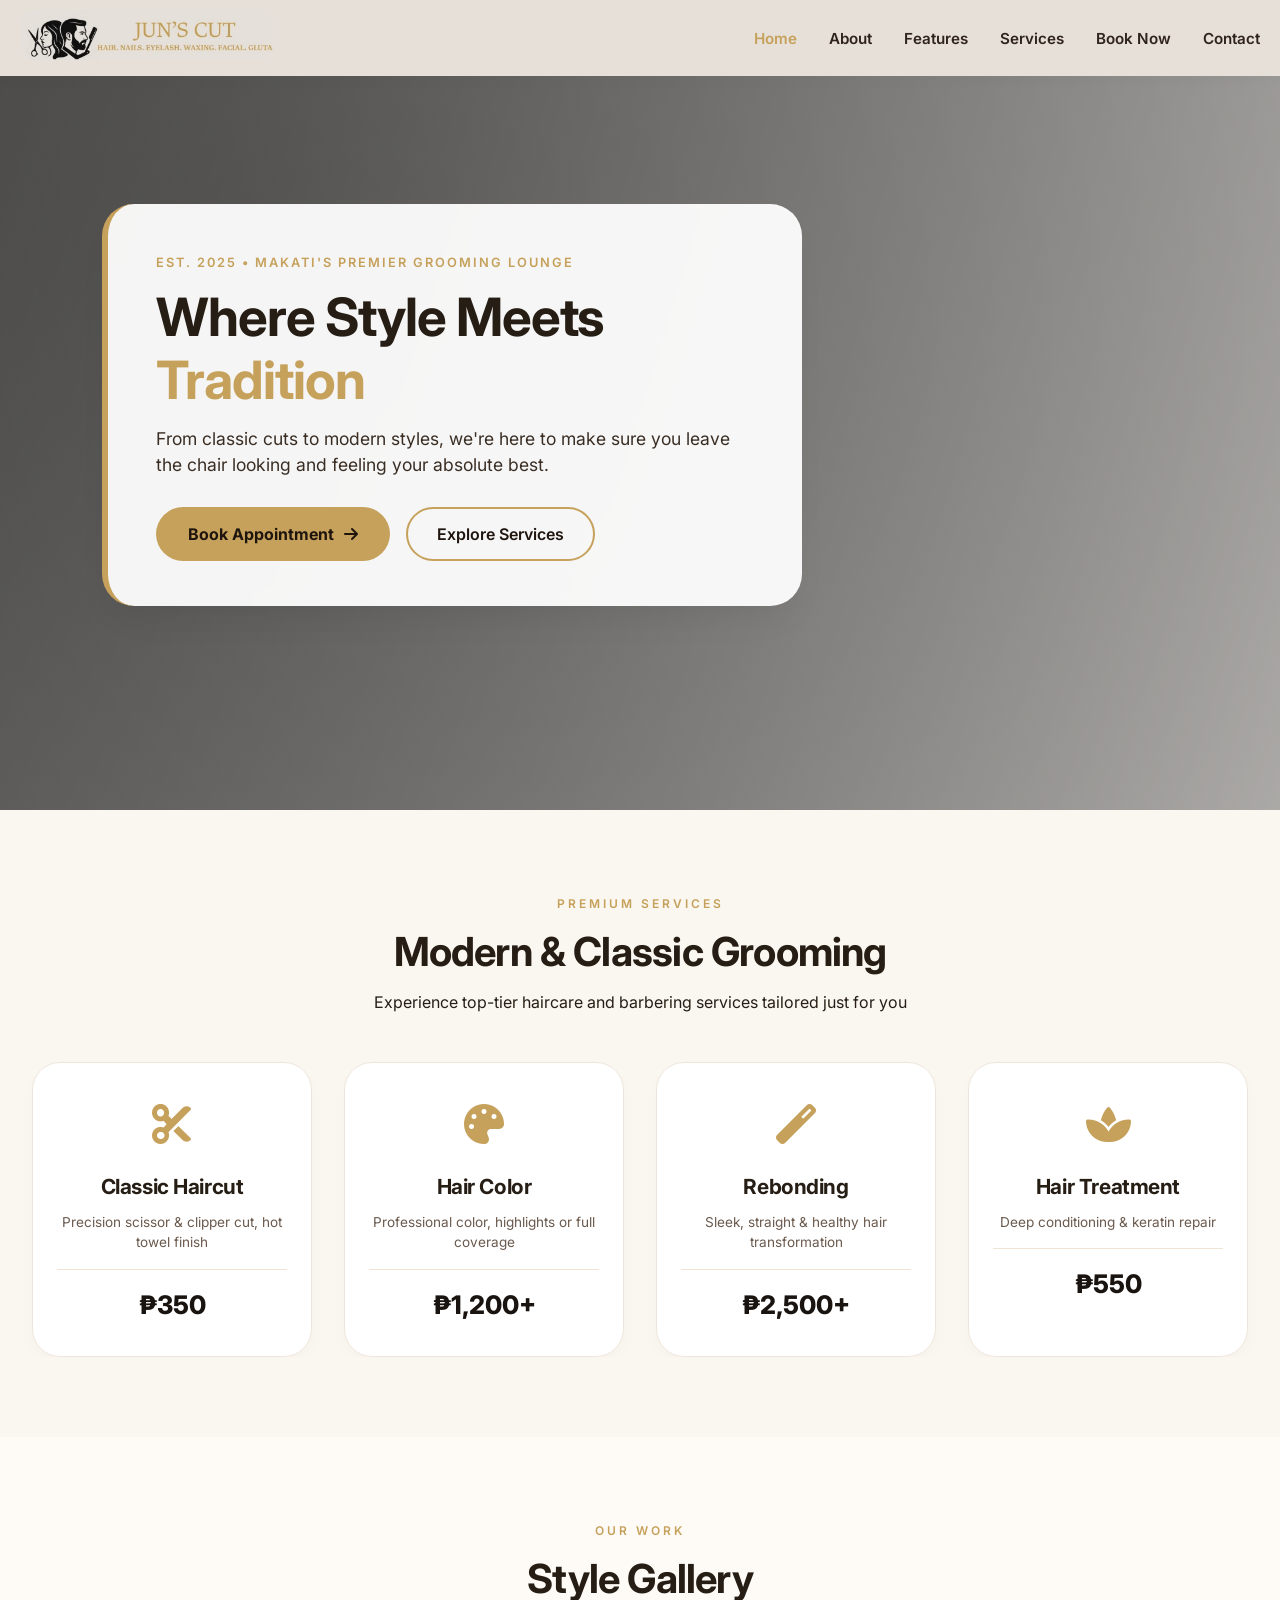
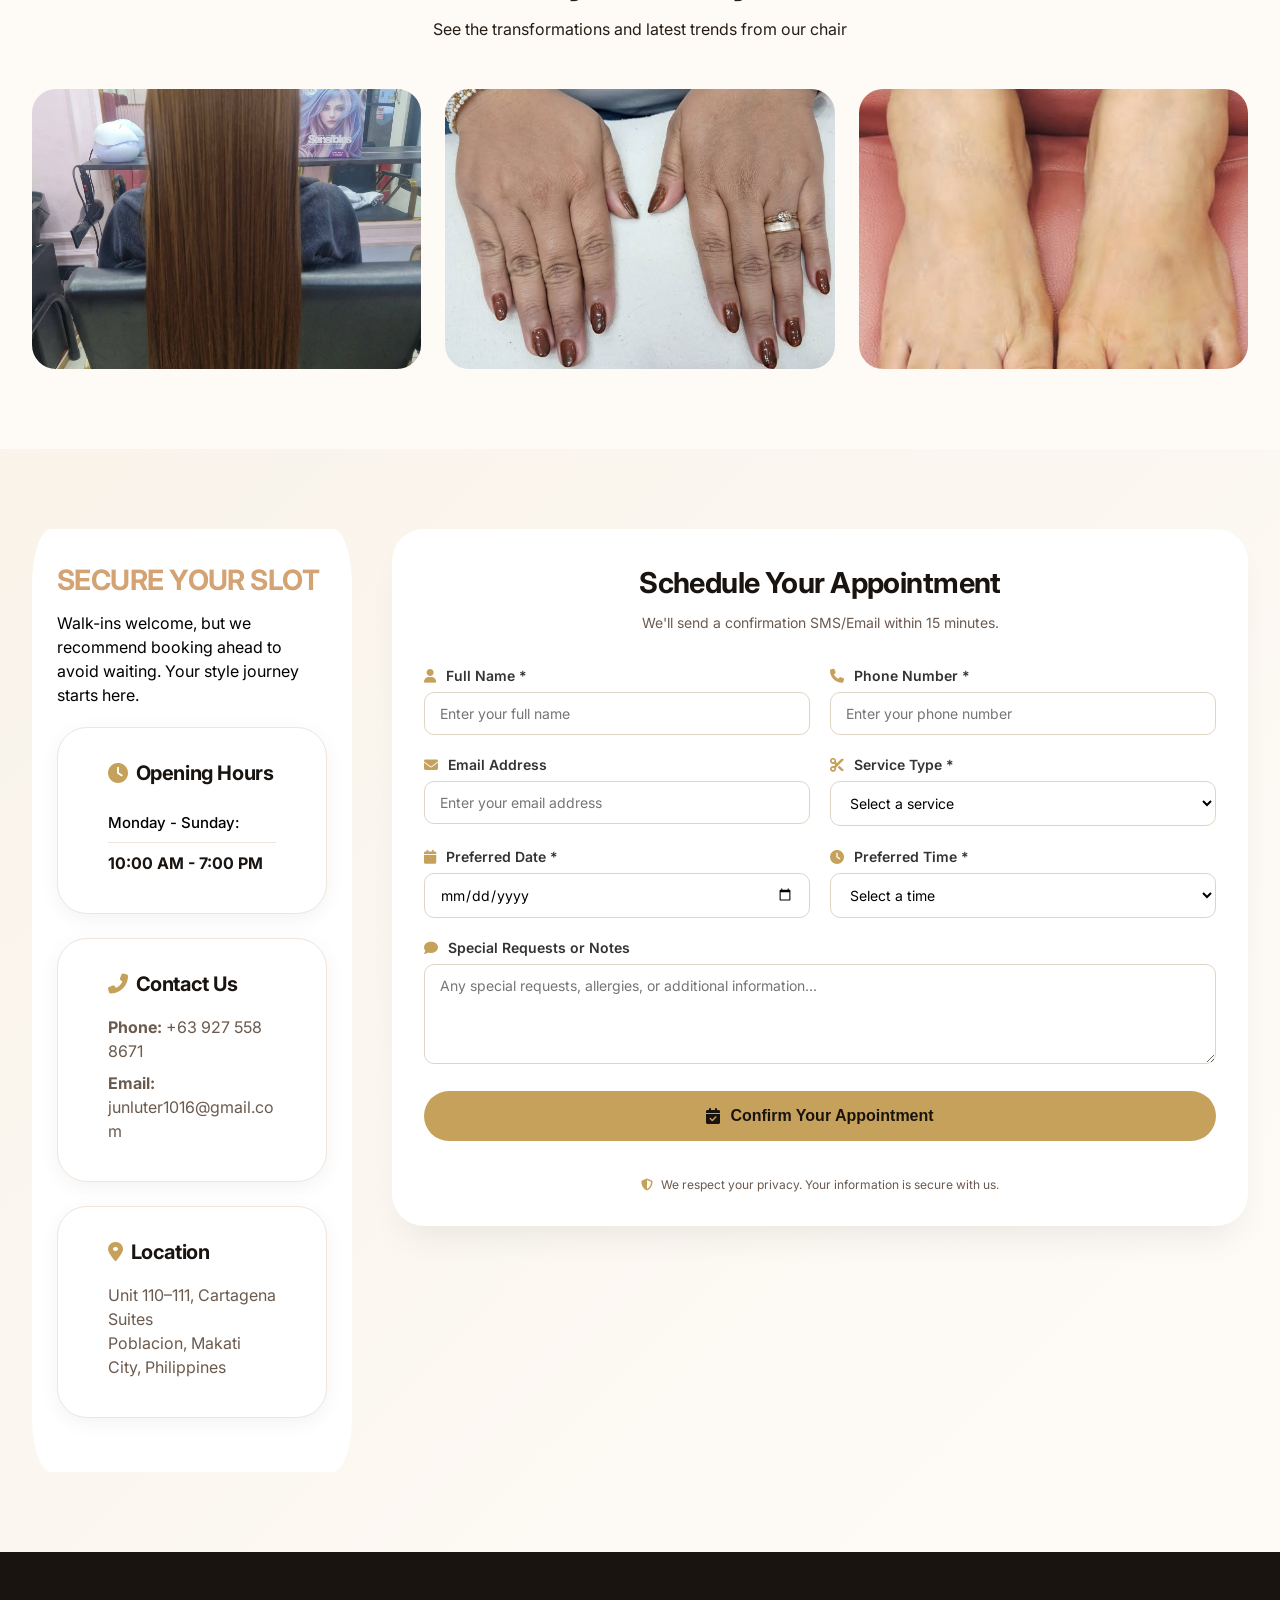
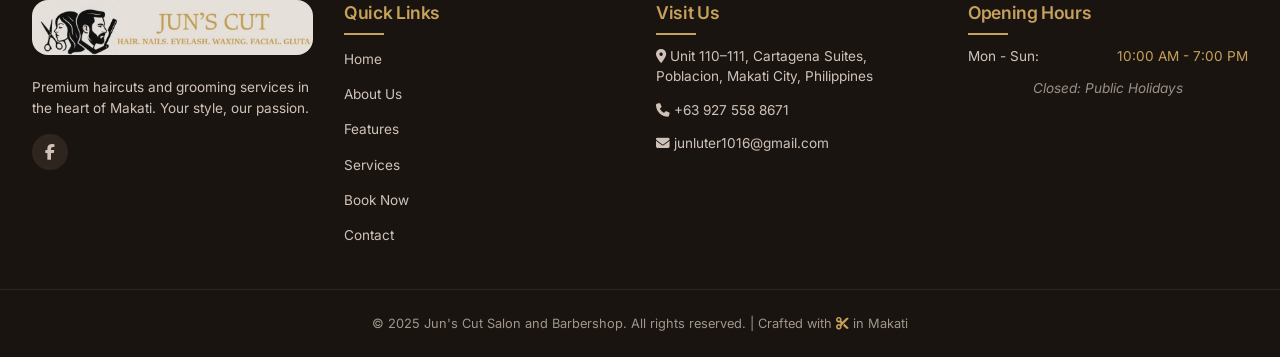
<file: index.html>
<!DOCTYPE html>
<html lang="en">

<head>
    <meta charset="UTF-8">
    <meta name="viewport" content="width=device-width, initial-scale=1.0, viewport-fit=cover">
    <title>Jun's Cut Salon and Barbershop | Premium Grooming in Makati</title>
    <link rel="stylesheet" href="style.css">
    <link rel="icon" type="image/jpg" href="./favicon.jpg">
    <link rel="stylesheet" href="https://cdnjs.cloudflare.com/ajax/libs/font-awesome/6.6.0/css/all.min.css">
    <link href="https://fonts.googleapis.com/css2?family=Inter:opsz,wght@14..32,300;14..32,400;14..32,500;14..32,600;14..32,700;14..32,800&display=swap" rel="stylesheet">
</head>

<body>
    <header>
        <nav class="navbar">
            <a href="index.html" class="nav-logo">
                <img src="./junscut.jpg" alt="Logo" class="logo">
            </a>
            <button class="hamburger" id="hamburger">
                <span></span>
                <span></span>
                <span></span>
            </button>
            <ul class="nav-menu" id="nav-menu">
                <li class="nav-item"><a href="index.html" class="nav-link">Home</a></li>
                <li class="nav-item"><a href="about.html" class="nav-link">About</a></li>
                <li class="nav-item"><a href="features.html" class="nav-link">Features</a></li>
                <li class="nav-item"><a href="services.html" class="nav-link">Services</a></li>
                <li class="nav-item"><a href="book.html" class="nav-link">Book Now</a></li>
                <li class="nav-item"><a href="contact.html" class="nav-link">Contact</a></li>
            </ul>
        </nav>
        <div class="nav-overlay" id="nav-overlay"></div>
    </header>

    <main>
        <!-- Hero Banner Section -->
        <section id="home" class="hero-section">
            <div class="hero-overlay"></div>
            <div class="hero-content">
                <span class="hero-badge">Est. 2025 • Makati's Premier Grooming Lounge</span>
                <h1>Where Style Meets <span class="gold-text">Tradition</span></h1>
                <p>From classic cuts to modern styles, we're here to make sure you leave the chair looking and feeling your absolute best.</p>
                <div class="hero-buttons">
                    <a href="#booking" class="btn-primary">Book Appointment <i class="fas fa-arrow-right"></i></a>
                    <a href="#services" class="btn-outline">Explore Services</a>
            </div>
        </section>

        <section id="services" class="services-section">
            <div class="container">
                <div class="section-header">
                    <span class="section-tag">Premium Services</span>
                    <h2>Modern & Classic Grooming</h2>
                    <p>Experience top-tier haircare and barbering services tailored just for you</p>
                </div>
                <div class="services-grid">
                    <div class="service-card">
                        <div class="service-icon"><i class="fas fa-cut"></i></div>
                        <h3>Classic Haircut</h3>
                        <p>Precision scissor & clipper cut, hot towel finish</p>
                        <div class="price">₱350</div>
                    </div>
                    <div class="service-card">
                        <div class="service-icon"><i class="fas fa-palette"></i></div>
                        <h3>Hair Color</h3>
                        <p>Professional color, highlights or full coverage</p>
                        <div class="price">₱1,200+</div>
                    </div>
                    <div class="service-card">
                        <div class="service-icon"><i class="fas fa-magic"></i></div>
                        <h3>Rebonding</h3>
                        <p>Sleek, straight & healthy hair transformation</p>
                        <div class="price">₱2,500+</div>
                    </div>
                    <div class="service-card">
                        <div class="service-icon"><i class="fas fa-spa"></i></div>
                        <h3>Hair Treatment</h3>
                        <p>Deep conditioning & keratin repair</p>
                        <div class="price">₱550</div>
                    </div>
                </div>
            </div>
        </section>

        <!-- Gallery Section -->
        <section id="gallery" class="gallery-section">
            <div class="container">
                <div class="section-header">
                    <span class="section-tag">Our Work</span>
                    <h2>Style Gallery</h2>
                    <p>See the transformations and latest trends from our chair</p>
                </div>
                <div class="gallery-grid">
                    <div class="gallery-item">
                        <img src="./hair.jpg" alt="Protein straightening bond Treatment with haircolor">
                        <div class="gallery-overlay"><span>Protein Straightening Bond Treatment with Hair Color</span></div>
                    </div>
                    <div class="gallery-item">
                        <img src="./manicure.jpg" alt="Manicure">
                        <div class="gallery-overlay"><span>Manicure</span></div>
                    </div>
                    <div class="gallery-item">
                        <img src="./pedicure.jpg" alt="Pedicure">
                        <div class="gallery-overlay"><span>Pedicure</span></div>
                    </div>
                </div>
            </div>
        </section>

        <!-- Online Booking Form (No Barber/Stylist Field) -->
    
        <section id="book" class="booking-page-section">
            <div class="container">
                <div class="booking-page-wrapper">
                    <!-- Left Info Panel -->
                    <div class="booking-info-panel">
                        <h2>SECURE YOUR SLOT</h2>
                        <p>Walk-ins welcome, but we recommend booking ahead to avoid waiting. Your style journey starts here.</p>
                        <div class="info-card">
                            <h3><i class="fas fa-clock"></i> Opening Hours</h3>
                            <ul class="info-hours">
                                <li><span>Monday - Sunday:</span> </li>
                                <li><strong>10:00 AM - 7:00 PM</strong></li>
                            </ul>
                        </div>
                        <div class="info-card">
                            <h3><i class="fas fa-phone-alt"></i> Contact Us</h3>
                            <p><strong>Phone:</strong> +63 927 558 8671</p>
                            <p><strong>Email:</strong> junluter1016@gmail.com</p>
                        </div>
                        <div class="info-card">
                            <h3><i class="fas fa-map-marker-alt"></i> Location</h3>
                            <p>Unit 110–111, Cartagena Suites<br>Poblacion, Makati City, Philippines</p>
                        </div>
                    </div>

                    <!-- Booking Form Panel -->
                    <div class="booking-form-panel">
                        <div class="form-header">
                            <h2>Schedule Your Appointment</h2>
                            <p>We'll send a confirmation SMS/Email within 15 minutes.</p>
                        </div>

                        <form class="booking-form-enhanced" id="bookingForm">
                            <div class="form-row-2col">
                                <div class="form-group">
                                    <label for="fullName"><i class="fas fa-user"></i> Full Name *</label>
                                    <input type="text" id="fullName" name="fullName" placeholder="Enter your full name" required>
                                </div>
                                <div class="form-group">
                                    <label for="phone"><i class="fas fa-phone"></i> Phone Number *</label>
                                    <input type="tel" id="phone" name="phone" placeholder="Enter your phone number" required>
                                </div>
                            </div>

                            <div class="form-row-2col">
                                <div class="form-group">
                                    <label for="email"><i class="fas fa-envelope"></i> Email Address</label>
                                    <input type="email" id="email" name="email" placeholder="Enter your email address">
                                </div>
                                <div class="form-group">
                                    <label for="service"><i class="fas fa-cut"></i> Service Type *</label>
                                    <select id="service" name="service" required>
                                        <option value="">Select a service</option>
                                        <option value="haircut-men">Hair Cut Men - ₱120</option>
                                        <option value="haircut-women">Hair Cut Women - ₱150</option>
                                        <option value="hair-iron">Hair Iron - ₱250</option>
                                        <option value="coldwave">Coldwave - ₱600+</option>
                                        <option value="hair-color">Hair Color - ₱1,000+</option>
                                        <option value="brazilian">Brazilian Blowout - ₱800+</option>
                                        <option value="rebond">Rebond - ₱1,200+</option>
                                        <option value="treatment">Hair Treatment - ₱500+</option>
                                        <option value="manicure">Manicure - ₱120</option>
                                        <option value="pedicure">Pedicure - ₱130</option>
                                        <option value="soft-gel">Soft Gel Nails - ₱899+</option>
                                        <option value="waxing">Waxing - ₱250+</option>
                                        <option value="eyelash">Eyelash Services - ₱500+</option>
                                        <option value="foot-spa">Foot Spa - ₱250</option>
                                        <option value="other">Other Service</option>
                                    </select>
                                </div>
                            </div>

                            <div class="form-row-2col">
                                <div class="form-group">
                                    <label for="date"><i class="fas fa-calendar"></i> Preferred Date *</label>
                                    <input type="date" id="date" name="date" required>
                                </div>
                                <div class="form-group">
                                    <label for="time"><i class="fas fa-clock"></i> Preferred Time *</label>
                                    <select id="time" name="time" required>
                                        <option value="">Select a time</option>
                                        <option value="10:00">10:00 AM</option>
                                        <option value="10:30">10:30 AM</option>
                                        <option value="11:00">11:00 AM</option>
                                        <option value="11:30">11:30 AM</option>
                                        <option value="12:00">12:00 PM</option>
                                        <option value="13:00">1:00 PM</option>
                                        <option value="13:30">1:30 PM</option>
                                        <option value="14:00">2:00 PM</option>
                                        <option value="14:30">2:30 PM</option>
                                        <option value="15:00">3:00 PM</option>
                                        <option value="15:30">3:30 PM</option>
                                        <option value="16:00">4:00 PM</option>
                                        <option value="16:30">4:30 PM</option>
                                        <option value="17:00">5:00 PM</option>
                                        <option value="17:30">5:30 PM</option>
                                        <option value="18:00">6:00 PM</option>
                                        <option value="18:30">6:30 PM</option>
                                        <option value="19:00">7:00 PM</option>
                                    </select>
                                </div>
                            </div>

                            <div class="form-group">
                                <label for="message"><i class="fas fa-comment"></i> Special Requests or Notes</label>
                                <textarea id="message" name="message" rows="4"
                                    placeholder="Any special requests, allergies, or additional information..."></textarea>
                            </div>

                            <button type="submit" class="submit-btn-enhanced">
                                <i class="fas fa-calendar-check"></i> Confirm Your Appointment
                            </button>
                            <p class="form-disclaimer">
                                <i class="fas fa-shield-alt"></i> We respect your privacy. Your information is secure with us.
                            </p>
                        </form>

                        <div class="booking-success" id="bookingSuccess" style="display: none;">
                            <i class="fas fa-check-circle"></i>
                            <h3>Booking Submitted!</h3>
                            <p>Thank you for your reservation. We will confirm your appointment shortly via SMS or email.</p>
                            <button class="btn-outline-small" onclick="resetForm()">Book Another</button>
                        </div>
                    </div>
                </div>
            </div>
        </section>

<div class="booking-success" id="bookingSuccess" style="display: none;">
    <i class="fas fa-check-circle"></i>
    <h3>Booking Submitted!</h3>
    <p>Thank you for your reservation. We will confirm your appointment shortly.</p>
    <button type="button" onclick="location.reload()" style="background: #c89b6d; color: white; border: none; padding: 10px 25px; border-radius: 30px; margin-top: 15px; cursor: pointer;">Book Another Appointment</button>
</div>
</section>

        <!-- Enhanced Footer -->
<footer>
    <div class="footer-content">
        <div class="footer-col">
            <div class="footer-logo">
                <img src="./junscut.jpg" alt="Jun's Cut Logo">
            </div>
            <p>Premium haircuts and grooming services in the heart of Makati. Your style, our passion.</p>
            <div class="social-links">
                <a href="https://www.facebook.com/profile.php?id=61584180612265" target="_blank"><i class="fab fa-facebook-f"></i></a>
            </div>
        </div>
        <div class="footer-col">
            <h4>Quick Links</h4>
            <ul>
                <li><a href="index.html">Home</a></li>
                <li><a href="about.html">About Us</a></li>
                <li><a href="features.html">Features</a></li>
                <li><a href="services.html">Services</a></li>
                <li><a href="book.html">Book Now</a></li>
                <li><a href="contact.html">Contact</a></li>
            </ul>
        </div>
        <div class="footer-col">
            <h4>Visit Us</h4>
            <p><i class="fas fa-location-dot"></i> Unit 110–111, Cartagena Suites,<br> Poblacion, Makati City, Philippines</p>
            <p><i class="fas fa-phone"></i> +63 927 558 8671</p>
            <p><i class="fas fa-envelope"></i> junluter1016@gmail.com</p>
        </div>
        <div class="footer-col">
            <h4>Opening Hours</h4>
            <ul class="hours">
                <li>Mon - Sun: <span>10:00 AM - 7:00 PM</span></li>
                <li class="holiday">Closed: Public Holidays</li>
            </ul>
        </div>
    </div>
    <div class="footer-bottom">
        <p>&copy; 2025 Jun's Cut Salon and Barbershop. All rights reserved. | Crafted with <i class="fas fa-scissors"></i> in Makati</p>
    </div>
</footer>

<script src="script.js"></script>
</body>

</html>
</file>
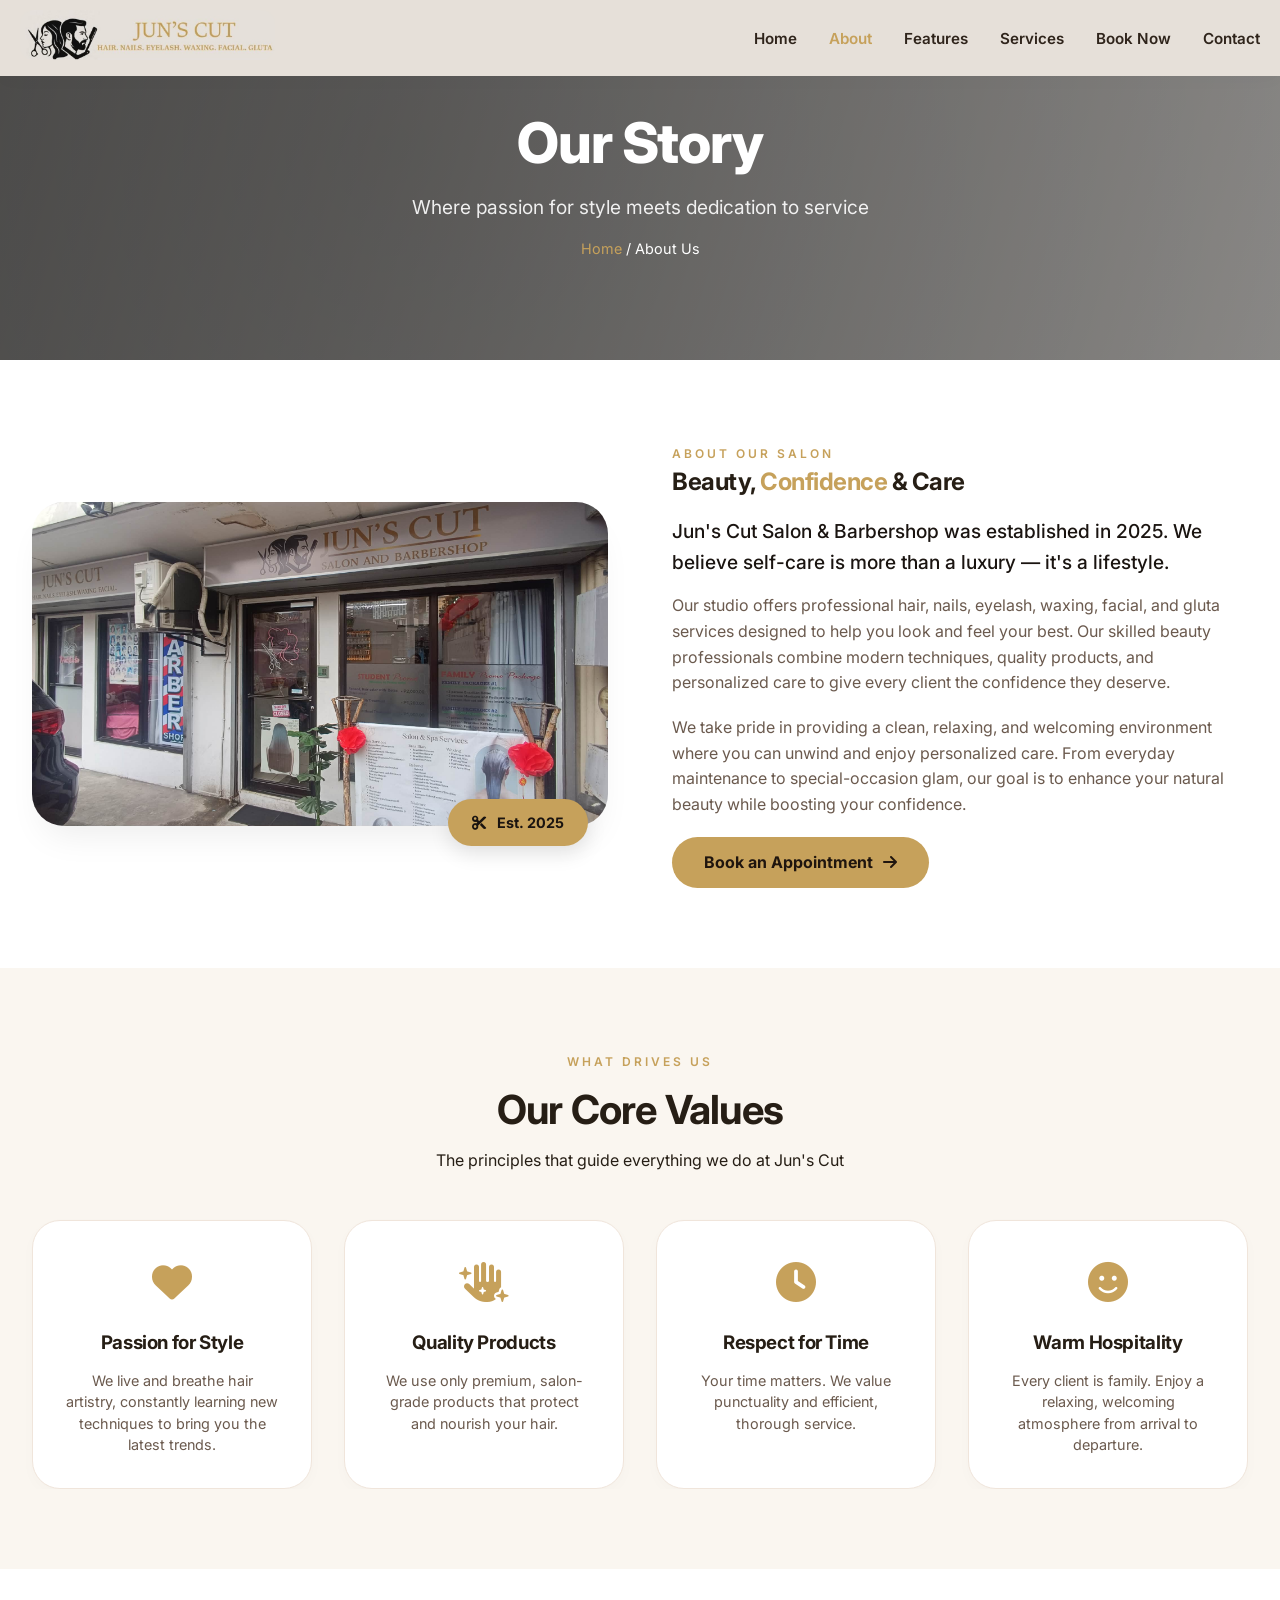
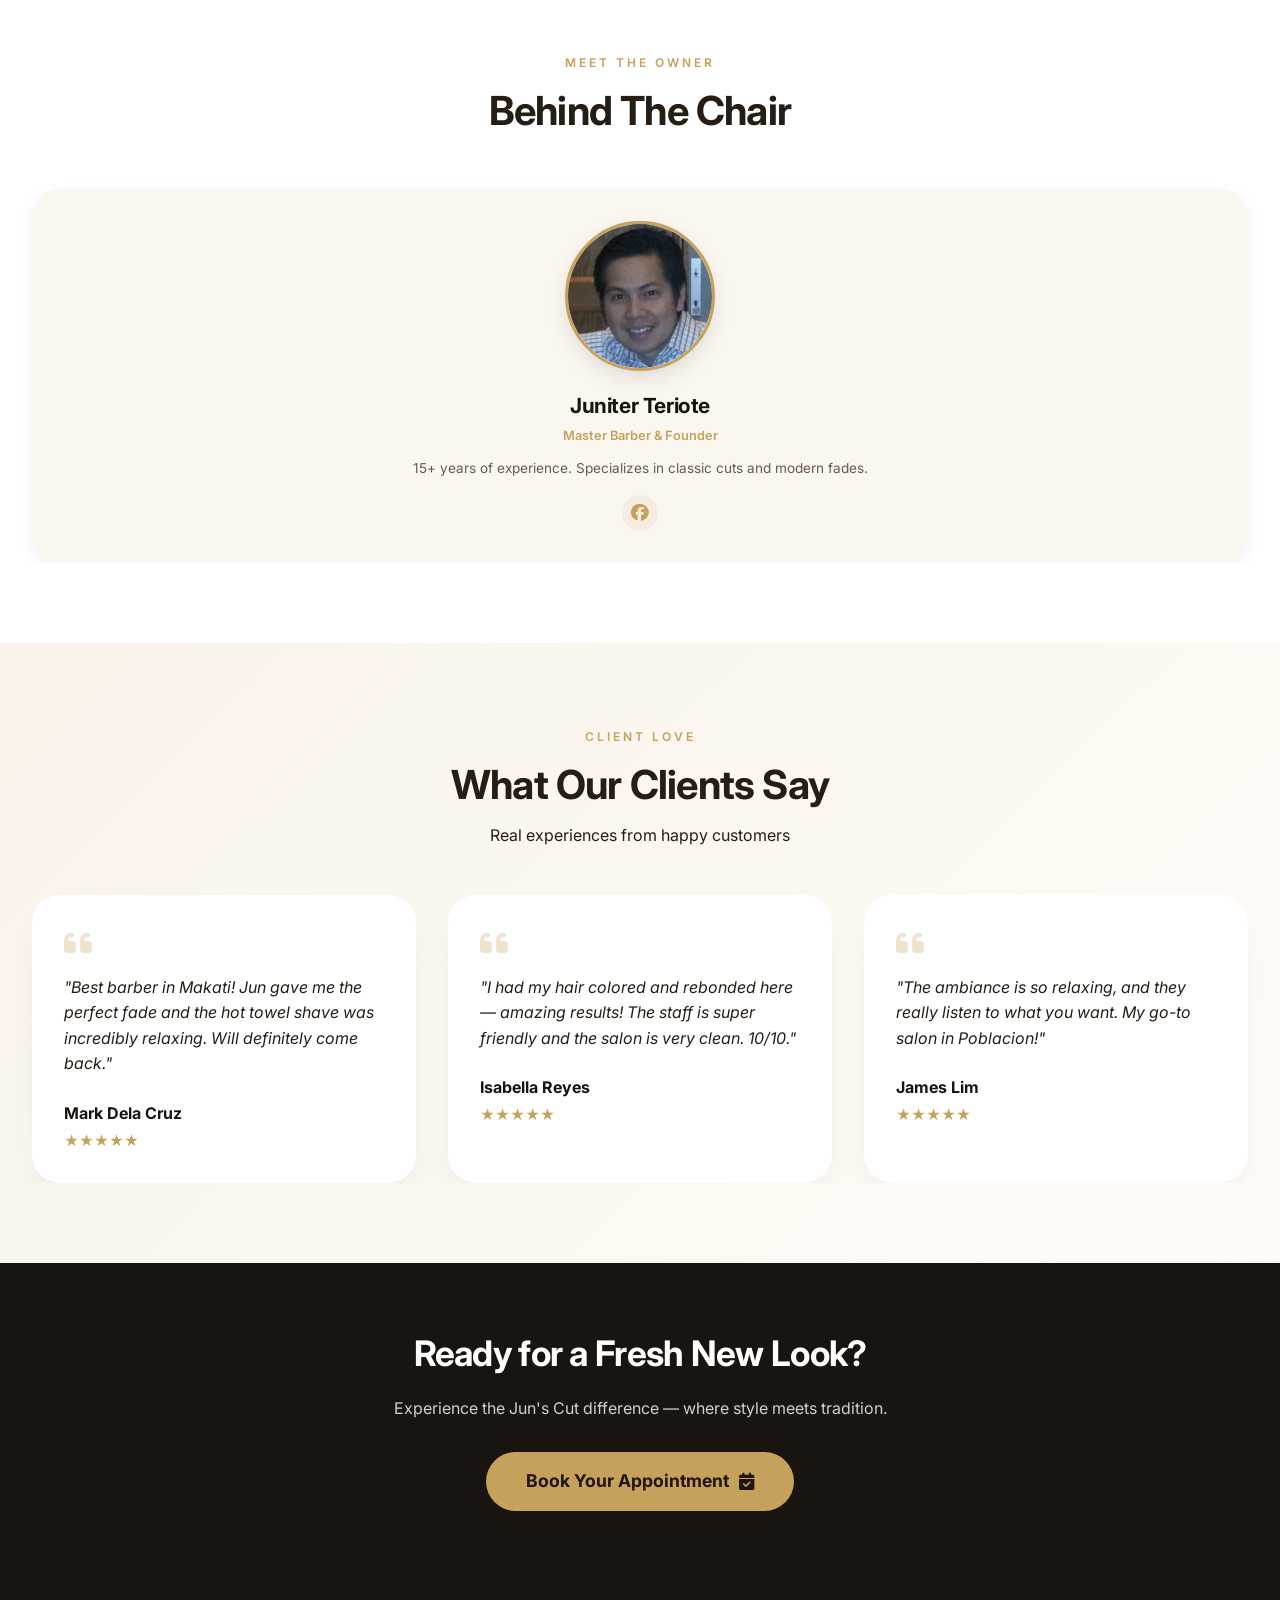
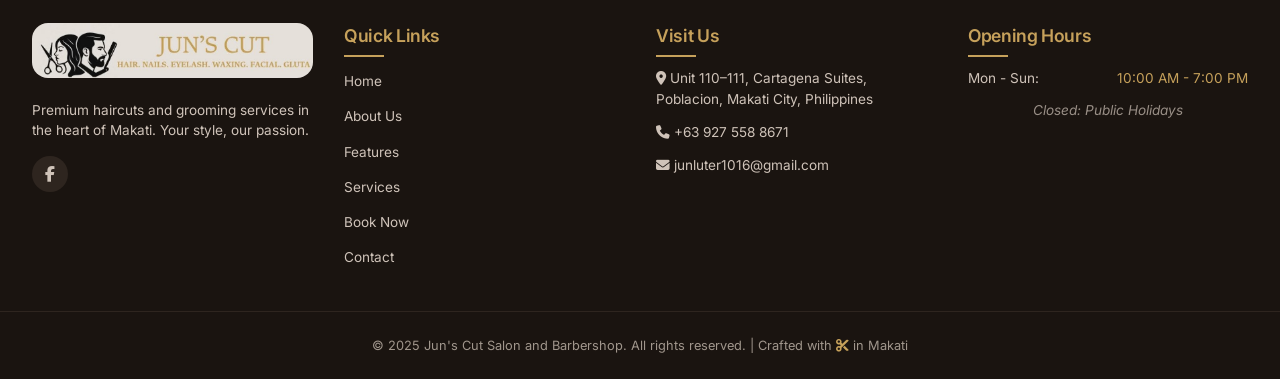
<file: about.html>
<!DOCTYPE html>
<html lang="en">

<head>
    <meta charset="UTF-8">
    <meta name="viewport" content="width=device-width, initial-scale=1.0, viewport-fit=cover">
    <title>About Us | Jun's Cut Salon and Barbershop</title>
    <link rel="stylesheet" href="style.css">
    <link rel="icon" type="image/jpg" href="./favicon.jpg">
    <link rel="stylesheet" href="https://cdnjs.cloudflare.com/ajax/libs/font-awesome/6.6.0/css/all.min.css">
    <link href="https://fonts.googleapis.com/css2?family=Inter:opsz,wght@14..32,300;14..32,400;14..32,500;14..32,600;14..32,700;14..32,800&display=swap" rel="stylesheet">
</head>

<body>
    <header>
        <nav class="navbar">
            <a href="index.html" class="nav-logo">
                <img src="./junscut.jpg" alt="Logo" class="logo">
            </a>
            <button class="hamburger" id="hamburger">
                <span></span>
                <span></span>
                <span></span>
            </button>
            <ul class="nav-menu" id="nav-menu">
                <li class="nav-item"><a href="index.html" class="nav-link">Home</a></li>
                <li class="nav-item"><a href="about.html" class="nav-link">About</a></li>
                <li class="nav-item"><a href="features.html" class="nav-link">Features</a></li>
                <li class="nav-item"><a href="services.html" class="nav-link">Services</a></li>
                <li class="nav-item"><a href="book.html" class="nav-link">Book Now</a></li>
                <li class="nav-item"><a href="contact.html" class="nav-link">Contact</a></li>
            </ul>
        </nav>
        <div class="nav-overlay" id="nav-overlay"></div>
    </header>

    <main>
        <section class="page-hero about-hero">
            <div class="page-hero-overlay"></div>
            <div class="page-hero-content">
                <h1>Our Story</h1>
                <p>Where passion for style meets dedication to service</p>
                <div class="breadcrumb">
                    <a href="index.html">Home</a> <span>/</span> <span class="current">About Us</span>
                </div>
            </div>
        </section>


        <section id="about" class="about-section">
            <div class="container">
                <div class="about-grid">
                    <div class="about-image-wrapper">
                        <div class="about-image">
                            <img src="./entrance.png" alt="Jun's Cut Salon Entrance and Interior">
                        </div>
                        <div class="image-badge">
                            <i class="fas fa-scissors"></i> Est. 2025
                        </div>
                    </div>
                    <div class="about-text">
                        <span class="section-tag">ABOUT OUR SALON</span>
                        <h2>Beauty, <span class="gold-text">Confidence</span> & Care</h2>
                        <p class="lead-text">
                            Jun's Cut Salon & Barbershop was established in 2025. We believe self-care is more than
                            a luxury — it's a lifestyle.
                        </p>
                        <p>
                            Our studio offers professional hair, nails, eyelash, waxing, facial, and gluta services designed to help
                            you look and feel your best. Our skilled beauty professionals combine modern techniques,
                            quality products, and personalized care to give every client the confidence they deserve.
                        </p>
                        <p>
                            We take pride in providing a clean, relaxing, and welcoming environment where you can unwind and enjoy personalized care. 
                            From everyday maintenance to special-occasion glam, our goal is to enhance your natural beauty while boosting your confidence.
                        </p>
                        <a href="book.html" class="btn-primary">Book an Appointment <i class="fas fa-arrow-right"></i></a>
                    </div>
                </div>
            </div>
        </section>
        <section class="values-section">
            <div class="container">
                <div class="section-header">
                    <span class="section-tag">What Drives Us</span>
                    <h2>Our Core Values</h2>
                    <p>The principles that guide everything we do at Jun's Cut</p>
                </div>
                <div class="values-grid">
                    <div class="value-card">
                        <div class="value-icon"><i class="fas fa-heart"></i></div>
                        <h3>Passion for Style</h3>
                        <p>We live and breathe hair artistry, constantly learning new techniques to bring you the latest trends.</p>
                    </div>
                    <div class="value-card">
                        <div class="value-icon"><i class="fas fa-hand-sparkles"></i></div>
                        <h3>Quality Products</h3>
                        <p>We use only premium, salon-grade products that protect and nourish your hair.</p>
                    </div>
                    <div class="value-card">
                        <div class="value-icon"><i class="fas fa-clock"></i></div>
                        <h3>Respect for Time</h3>
                        <p>Your time matters. We value punctuality and efficient, thorough service.</p>
                    </div>
                    <div class="value-card">
                        <div class="value-icon"><i class="fas fa-smile"></i></div>
                        <h3>Warm Hospitality</h3>
                        <p>Every client is family. Enjoy a relaxing, welcoming atmosphere from arrival to departure.</p>
                    </div>
                </div>
            </div>
        </section>

        <!-- Team Section -->
<section class="team-section">
    <div class="container">
        <div class="section-header">
            <span class="section-tag">Meet The Owner</span>
            <h2>Behind The Chair</h2>
        </div>
        <div class="team-grid">
            <div class="team-card">
                <!-- REPLACE THIS PLACEHOLDER WITH ACTUAL IMAGE -->
                <div class="team-image">
                    <img src="./juniter.jpg" alt="Juniter Teriote - Master Barber">
                </div>
                <h3>Juniter Teriote</h3>
                <span class="team-role">Master Barber & Founder</span>
                <p>15+ years of experience. Specializes in classic cuts and modern fades.</p>
                <div class="team-social">
                    <a href="https://www.facebook.com/jun.lter" target="_blank"><i class="fab fa-facebook"></i></a>
                </div>
            </div>
        </div>
    </div>
</section>

        <section class="testimonials-section">
            <div class="container">
                <div class="section-header">
                    <span class="section-tag">Client Love</span>
                    <h2>What Our Clients Say</h2>
                    <p>Real experiences from happy customers</p>
                </div>
                <div class="testimonials-grid">
                    <div class="testimonial-card">
                        <i class="fas fa-quote-left quote-icon"></i>
                        <p>"Best barber in Makati! Jun gave me the perfect fade and the hot towel shave was incredibly relaxing. Will definitely come back."</p>
                        <div class="client-info">
                            <strong>Mark Dela Cruz</strong>
                            <div class="stars">★★★★★</div>
                        </div>
                    </div>
                    <div class="testimonial-card">
                        <i class="fas fa-quote-left quote-icon"></i>
                        <p>"I had my hair colored and rebonded here — amazing results! The staff is super friendly and the salon is very clean. 10/10."</p>
                        <div class="client-info">
                            <strong>Isabella Reyes</strong>
                            <div class="stars">★★★★★</div>
                        </div>
                    </div>
                    <div class="testimonial-card">
                        <i class="fas fa-quote-left quote-icon"></i>
                        <p>"The ambiance is so relaxing, and they really listen to what you want. My go-to salon in Poblacion!"</p>
                        <div class="client-info">
                            <strong>James Lim</strong>
                            <div class="stars">★★★★★</div>
                        </div>
                    </div>
                </div>
            </div>
        </section>

        <section class="cta-section">
            <div class="container">
                <div class="cta-content">
                    <h2>Ready for a Fresh New Look?</h2>
                    <p>Experience the Jun's Cut difference — where style meets tradition.</p>
                    <a href="book.html" class="btn-primary btn-large">Book Your Appointment <i class="fas fa-calendar-check"></i></a>
                </div>
            </div>
        </section>
    </main>

<footer>
    <div class="footer-content">
        <div class="footer-col">
            <div class="footer-logo">
                <img src="./junscut.jpg" alt="Jun's Cut Logo">
            </div>
            <p>Premium haircuts and grooming services in the heart of Makati. Your style, our passion.</p>
            <div class="social-links">
                <a href="https://www.facebook.com/profile.php?id=61584180612265" target="_blank"><i class="fab fa-facebook-f"></i></a>
            </div>
        </div>
        <div class="footer-col">
            <h4>Quick Links</h4>
            <ul>
                <li><a href="index.html">Home</a></li>
                <li><a href="about.html">About Us</a></li>
                <li><a href="features.html">Features</a></li>
                <li><a href="services.html">Services</a></li>
                <li><a href="book.html">Book Now</a></li>
                <li><a href="contact.html">Contact</a></li>
            </ul>
        </div>
        <div class="footer-col">
            <h4>Visit Us</h4>
            <p><i class="fas fa-location-dot"></i> Unit 110–111, Cartagena Suites,<br> Poblacion, Makati City, Philippines</p>
            <p><i class="fas fa-phone"></i> +63 927 558 8671</p>
            <p><i class="fas fa-envelope"></i> junluter1016@gmail.com</p>
        </div>
        <div class="footer-col">
            <h4>Opening Hours</h4>
            <ul class="hours">
                <li>Mon - Sun: <span>10:00 AM - 7:00 PM</span></li>
                <li class="holiday">Closed: Public Holidays</li>
            </ul>
        </div>
    </div>
    <div class="footer-bottom">
        <p>&copy; 2025 Jun's Cut Salon and Barbershop. All rights reserved. | Crafted with <i class="fas fa-scissors"></i> in Makati</p>
    </div>
</footer>
    <script src="script.js"></script>
</body>

</html>
</file>
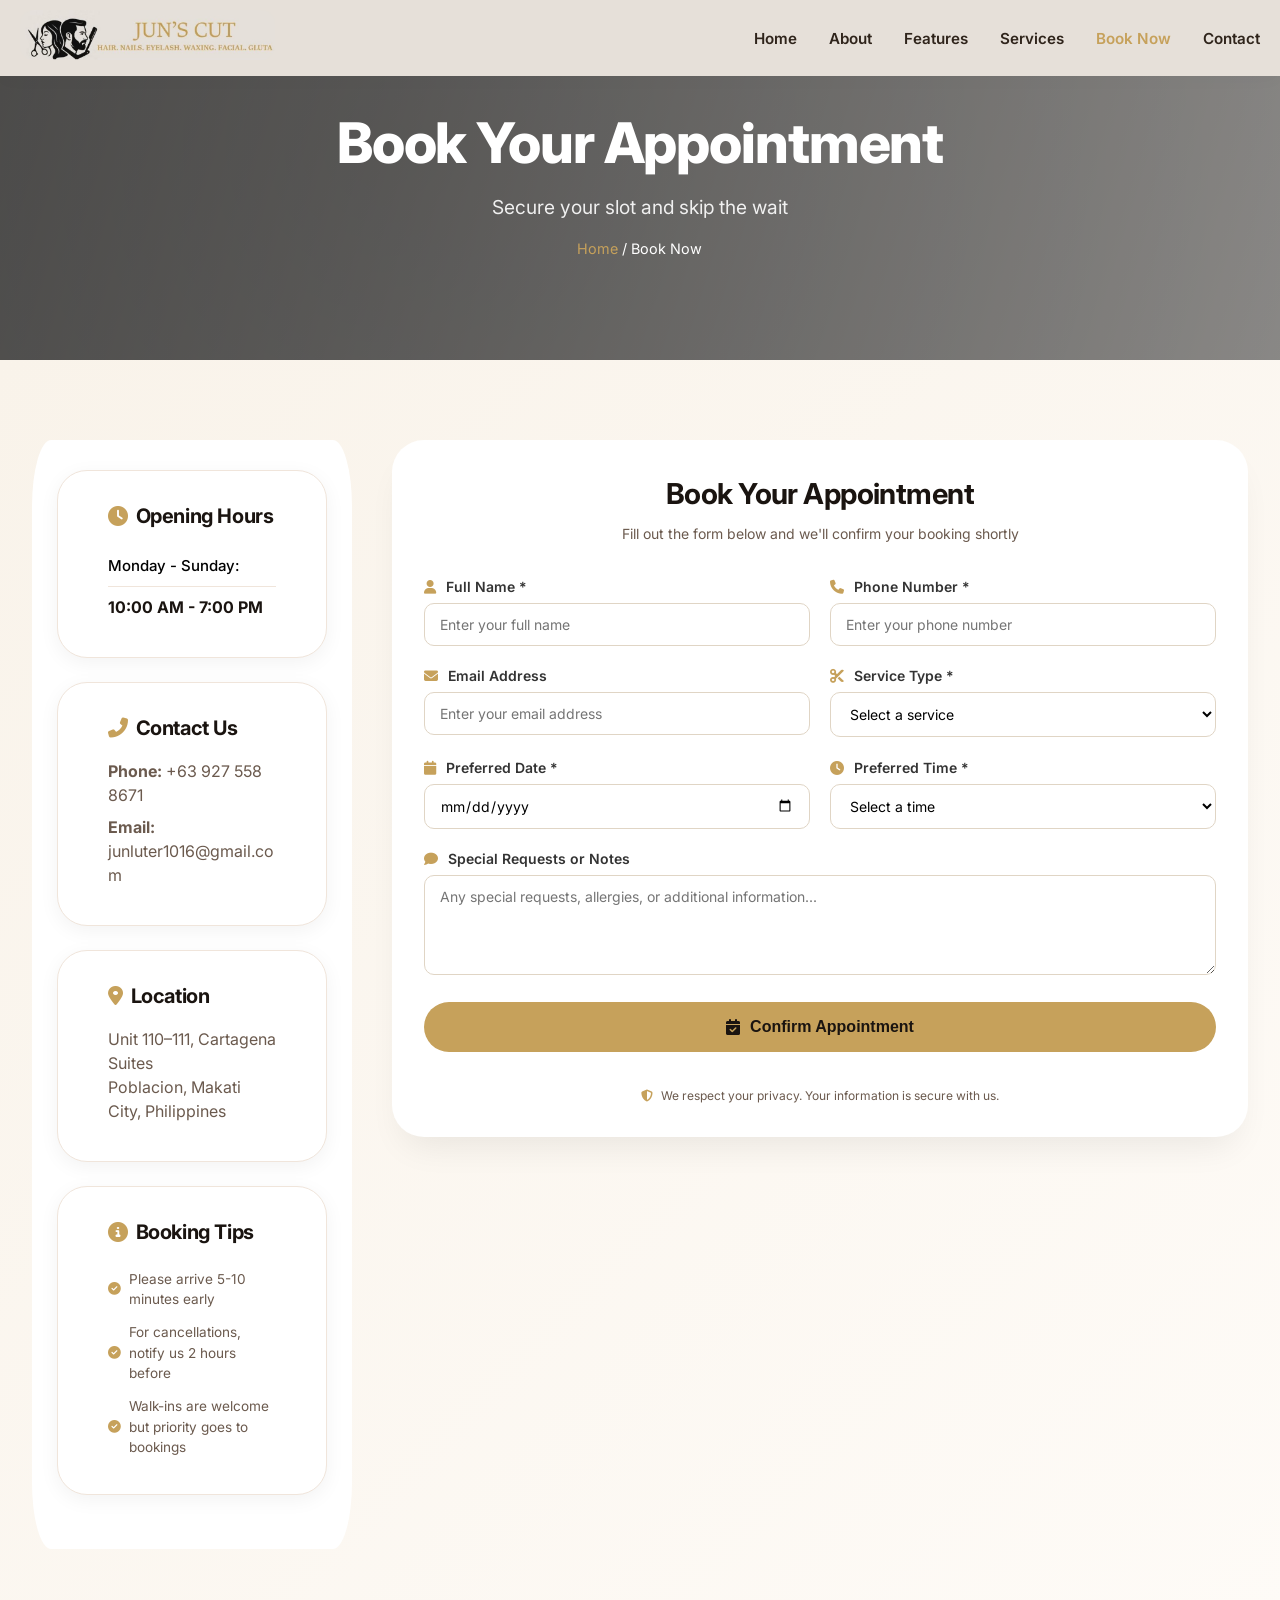
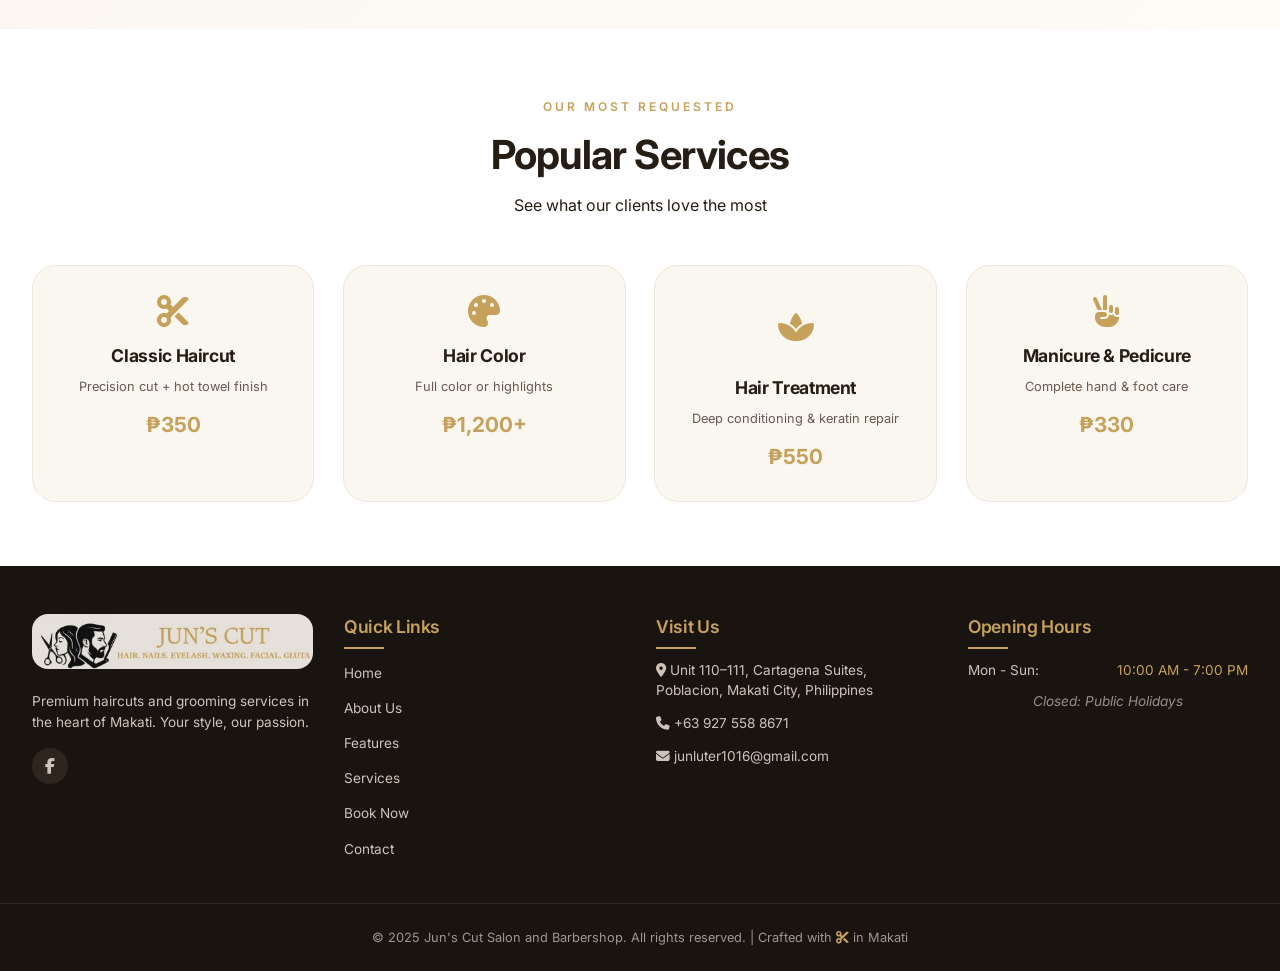
<file: book.html>
<!DOCTYPE html>
<html lang="en">

<head>
    <meta charset="UTF-8">
    <meta name="viewport" content="width=device-width, initial-scale=1.0, viewport-fit=cover">
    <title>Book Appointment | Jun's Cut Salon and Barbershop</title>
    <link rel="stylesheet" href="style.css">
    <link rel="icon" type="image/jpg" href="./favicon.jpg">
    <link rel="stylesheet" href="https://cdnjs.cloudflare.com/ajax/libs/font-awesome/6.6.0/css/all.min.css">
    <link href="https://fonts.googleapis.com/css2?family=Inter:opsz,wght@14..32,300;14..32,400;14..32,500;14..32,600;14..32,700;14..32,800&display=swap" rel="stylesheet">
</head>

<body>
    <header>
        <nav class="navbar">
            <a href="index.html" class="nav-logo">
                <img src="./junscut.jpg" alt="Logo" class="logo">
            </a>
            <button class="hamburger" id="hamburger">
                <span></span>
                <span></span>
                <span></span>
            </button>
            <ul class="nav-menu" id="nav-menu">
                <li class="nav-item"><a href="index.html" class="nav-link">Home</a></li>
                <li class="nav-item"><a href="about.html" class="nav-link">About</a></li>
                <li class="nav-item"><a href="features.html" class="nav-link">Features</a></li>
                <li class="nav-item"><a href="services.html" class="nav-link">Services</a></li>
                <li class="nav-item"><a href="book.html" class="nav-link">Book Now</a></li>
                <li class="nav-item"><a href="contact.html" class="nav-link">Contact</a></li>
            </ul>
        </nav>
        <div class="nav-overlay" id="nav-overlay"></div>
    </header>

    <main>
        <!-- Page Hero Banner -->
        <section class="page-hero booking-hero">
            <div class="page-hero-overlay"></div>
            <div class="page-hero-content">
                <h1>Book Your Appointment</h1>
                <p>Secure your slot and skip the wait</p>
                <div class="breadcrumb">
                    <a href="index.html">Home</a> <span>/</span> <span class="current">Book Now</span>
                </div>
            </div>
        </section>

        <!-- Booking Section Enhanced -->
        <section id="book" class="booking-page-section">
            <div class="container">
                <div class="booking-page-wrapper">
                    <!-- Left Info Panel -->
                    <div class="booking-info-panel">
                        <div class="info-card">
                            <h3><i class="fas fa-clock"></i> Opening Hours</h3>
                            <ul class="info-hours">
                                <li><span>Monday - Sunday:</span> </li>
                                <li><strong>10:00 AM - 7:00 PM</strong></li>
                            </ul>
                        </div>
                        <div class="info-card">
                            <h3><i class="fas fa-phone-alt"></i> Contact Us</h3>
                            <p><strong>Phone:</strong> +63 927 558 8671</p>
                            <p><strong>Email:</strong> junluter1016@gmail.com</p>
                        </div>
                        <div class="info-card">
                            <h3><i class="fas fa-map-marker-alt"></i> Location</h3>
                            <p>Unit 110–111, Cartagena Suites<br>Poblacion, Makati City, Philippines</p>
                        </div>
                        <div class="info-card">
                            <h3><i class="fas fa-info-circle"></i> Booking Tips</h3>
                            <ul class="tips-list">
                                <li><i class="fas fa-check-circle"></i> Please arrive 5-10 minutes early</li>
                                <li><i class="fas fa-check-circle"></i> For cancellations, notify us 2 hours before</li>
                                <li><i class="fas fa-check-circle"></i> Walk-ins are welcome but priority goes to bookings</li>
                            </ul>
                        </div>
                    </div>

                    <!-- Booking Form Panel -->
                    <div class="booking-form-panel">
                        <div class="form-header">
                            <h2>Book Your Appointment</h2>
                            <p>Fill out the form below and we'll confirm your booking shortly</p>
                        </div>

                        <form class="booking-form-enhanced" id="bookingForm">
                            <div class="form-row-2col">
                                <div class="form-group">
                                    <label for="fullName"><i class="fas fa-user"></i> Full Name *</label>
                                    <input type="text" id="fullName" name="fullName" placeholder="Enter your full name" required>
                                </div>
                                <div class="form-group">
                                    <label for="phone"><i class="fas fa-phone"></i> Phone Number *</label>
                                    <input type="tel" id="phone" name="phone" placeholder="Enter your phone number" required>
                                </div>
                            </div>

                            <div class="form-row-2col">
                                <div class="form-group">
                                    <label for="email"><i class="fas fa-envelope"></i> Email Address</label>
                                    <input type="email" id="email" name="email" placeholder="Enter your email address">
                                </div>
                                <div class="form-group">
                                    <label for="service"><i class="fas fa-cut"></i> Service Type *</label>
                                    <select id="service" name="service" required>
                                        <option value="">Select a service</option>
                                        <option value="haircut-men">Hair Cut Men - ₱120</option>
                                        <option value="haircut-women">Hair Cut Women - ₱150</option>
                                        <option value="hair-iron">Hair Iron - ₱250</option>
                                        <option value="coldwave">Coldwave - ₱600+</option>
                                        <option value="hair-color">Hair Color - ₱1,000+</option>
                                        <option value="brazilian">Brazilian Blowout - ₱800+</option>
                                        <option value="rebond">Rebond - ₱1,200+</option>
                                        <option value="treatment">Hair Treatment - ₱500+</option>
                                        <option value="manicure">Manicure - ₱120</option>
                                        <option value="pedicure">Pedicure - ₱130</option>
                                        <option value="soft-gel">Soft Gel Nails - ₱899+</option>
                                        <option value="waxing">Waxing - ₱250+</option>
                                        <option value="eyelash">Eyelash Services - ₱500+</option>
                                        <option value="foot-spa">Foot Spa - ₱250</option>
                                        <option value="other">Other Service</option>
                                    </select>
                                </div>
                            </div>

                            <div class="form-row-2col">
                                <div class="form-group">
                                    <label for="date"><i class="fas fa-calendar"></i> Preferred Date *</label>
                                    <input type="date" id="date" name="date" required>
                                </div>
                                <div class="form-group">
                                    <label for="time"><i class="fas fa-clock"></i> Preferred Time *</label>
                                    <select id="time" name="time" required>
                                        <option value="">Select a time</option>
                                        <option value="10:00">10:00 AM</option>
                                        <option value="10:30">10:30 AM</option>
                                        <option value="11:00">11:00 AM</option>
                                        <option value="11:30">11:30 AM</option>
                                        <option value="12:00">12:00 PM</option>
                                        <option value="13:00">1:00 PM</option>
                                        <option value="13:30">1:30 PM</option>
                                        <option value="14:00">2:00 PM</option>
                                        <option value="14:30">2:30 PM</option>
                                        <option value="15:00">3:00 PM</option>
                                        <option value="15:30">3:30 PM</option>
                                        <option value="16:00">4:00 PM</option>
                                        <option value="16:30">4:30 PM</option>
                                        <option value="17:00">5:00 PM</option>
                                        <option value="17:30">5:30 PM</option>
                                        <option value="18:00">6:00 PM</option>
                                        <option value="18:30">6:30 PM</option>
                                        <option value="19:00">7:00 PM</option>
                                    </select>
                                </div>
                            </div>

                            <div class="form-group">
                                <label for="message"><i class="fas fa-comment"></i> Special Requests or Notes</label>
                                <textarea id="message" name="message" rows="4"
                                    placeholder="Any special requests, allergies, or additional information..."></textarea>
                            </div>

                            <button type="submit" class="submit-btn-enhanced">
                                <i class="fas fa-calendar-check"></i> Confirm Appointment
                            </button>

                            <p class="form-disclaimer">
                                <i class="fas fa-shield-alt"></i> We respect your privacy. Your information is secure with us.
                            </p>
                        </form>

                        <div class="booking-success" id="bookingSuccess" style="display: none;">
                            <i class="fas fa-check-circle"></i>
                            <h3>Booking Submitted!</h3>
                            <p>Thank you for your reservation. We will confirm your appointment shortly via SMS or email.</p>
                            <button class="btn-outline-small" onclick="resetForm()">Book Another</button>
                        </div>
                    </div>
                </div>
            </div>
        </section>

        <!-- Popular Services Section -->
        <section class="popular-services">
            <div class="container">
                <div class="section-header">
                    <span class="section-tag">Our Most Requested</span>
                    <h2>Popular Services</h2>
                    <p>See what our clients love the most</p>
                </div>
                <div class="popular-grid">
                    <div class="popular-card">
                        <i class="fas fa-cut"></i>
                        <h3>Classic Haircut</h3>
                        <p>Precision cut + hot towel finish</p>
                        <div class="price">₱350</div>
                    </div>
                    <div class="popular-card">
                        <i class="fas fa-palette"></i>
                        <h3>Hair Color</h3>
                        <p>Full color or highlights</p>
                        <div class="price">₱1,200+</div>
                    </div>
                    <div class="popular-card">
                        <div class="service-icon"><i class="fas fa-spa"></i></div>
                        <h3>Hair Treatment</h3>
                        <p>Deep conditioning & keratin repair</p>
                        <div class="price">₱550</div>
                    </div>
                    <div class="popular-card">
                        <i class="fas fa-hand-peace"></i>
                        <h3>Manicure & Pedicure</h3>
                        <p>Complete hand & foot care</p>
                        <div class="price">₱330</div>
                    </div>
                </div>
            </div>
        </section>
    </main>

    <!-- Enhanced Footer -->
<footer>
    <div class="footer-content">
        <div class="footer-col">
            <div class="footer-logo">
                <img src="./junscut.jpg" alt="Jun's Cut Logo">
            </div>
            <p>Premium haircuts and grooming services in the heart of Makati. Your style, our passion.</p>
            <div class="social-links">
                <a href="https://www.facebook.com/profile.php?id=61584180612265" target="_blank"><i class="fab fa-facebook-f"></i></a>
            </div>
        </div>
        <div class="footer-col">
            <h4>Quick Links</h4>
            <ul>
                <li><a href="index.html">Home</a></li>
                <li><a href="about.html">About Us</a></li>
                <li><a href="features.html">Features</a></li>
                <li><a href="services.html">Services</a></li>
                <li><a href="book.html">Book Now</a></li>
                <li><a href="contact.html">Contact</a></li>
            </ul>
        </div>
        <div class="footer-col">
            <h4>Visit Us</h4>
            <p><i class="fas fa-location-dot"></i> Unit 110–111, Cartagena Suites,<br> Poblacion, Makati City, Philippines</p>
            <p><i class="fas fa-phone"></i> +63 927 558 8671</p>
            <p><i class="fas fa-envelope"></i> junluter1016@gmail.com</p>
        </div>
        <div class="footer-col">
            <h4>Opening Hours</h4>
            <ul class="hours">
                <li>Mon - Sun: <span>10:00 AM - 7:00 PM</span></li>
                <li class="holiday">Closed: Public Holidays</li>
            </ul>
        </div>
    </div>
    <div class="footer-bottom">
        <p>&copy; 2025 Jun's Cut Salon and Barbershop. All rights reserved. | Crafted with <i class="fas fa-scissors"></i> in Makati</p>
    </div>
</footer>

<script src="script.js"></script>
</body>

</html>
</file>
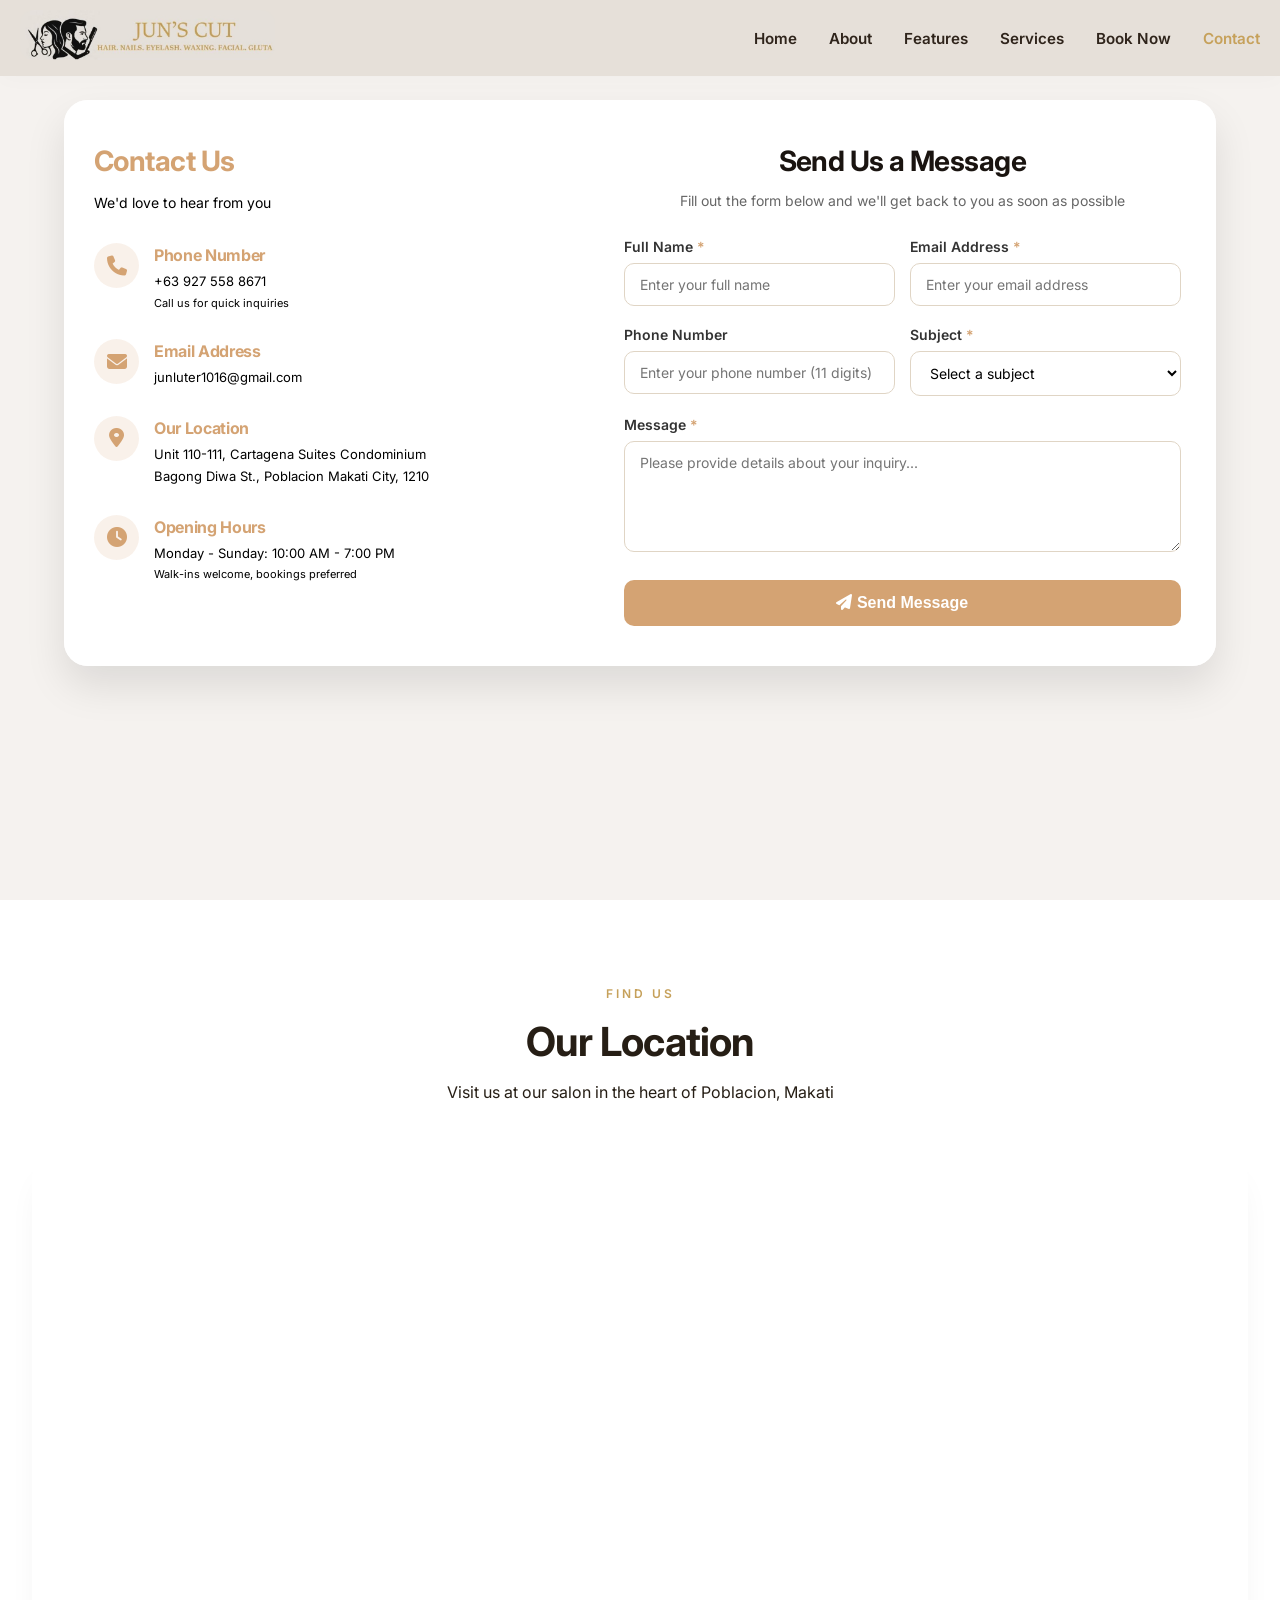
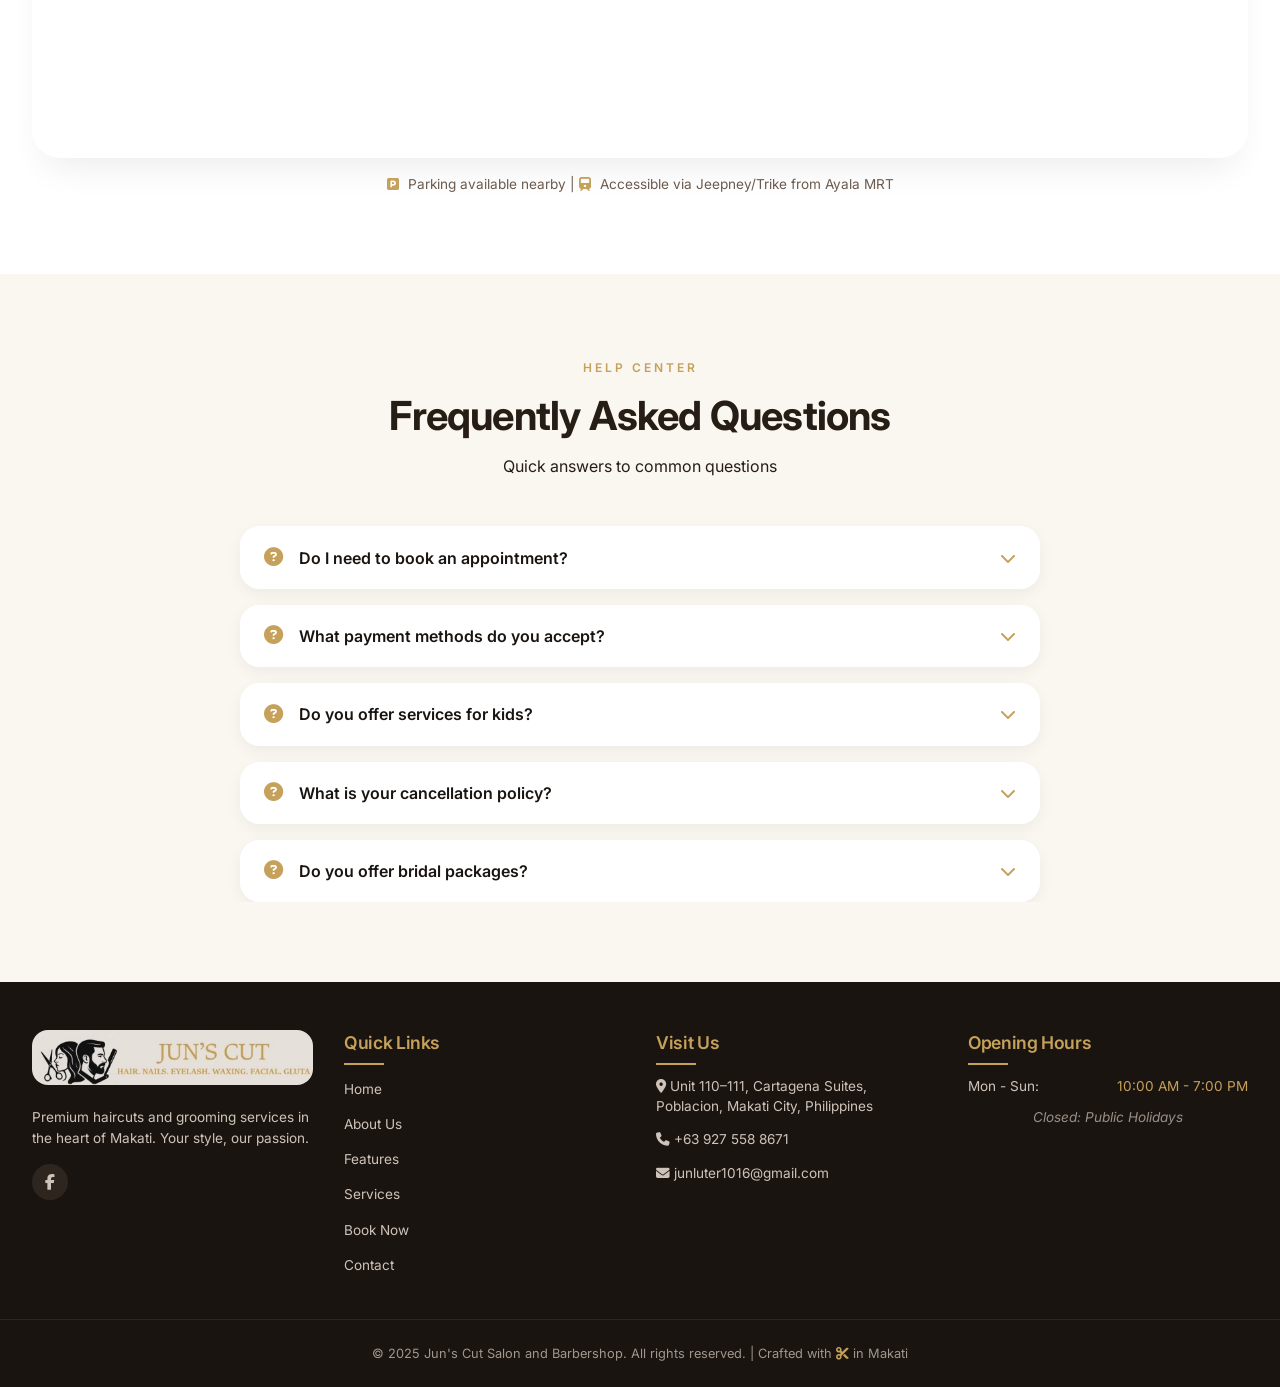
<file: contact.html>
<!DOCTYPE html>
<html lang="en">

<head>
    <meta charset="UTF-8">
    <meta name="viewport" content="width=device-width, initial-scale=1.0, viewport-fit=cover">
    <title>Contact Us | Jun's Cut Salon and Barbershop</title>
    <link rel="stylesheet" href="style.css">
    <link rel="icon" type="image/jpg" href="./favicon.jpg">
    <link rel="stylesheet" href="https://cdnjs.cloudflare.com/ajax/libs/font-awesome/6.6.0/css/all.min.css">
    <link href="https://fonts.googleapis.com/css2?family=Inter:opsz,wght@14..32,300;14..32,400;14..32,500;14..32,600;14..32,700;14..32,800&display=swap" rel="stylesheet">
</head>

<body>
    <header>
        <nav class="navbar">
            <a href="index.html" class="nav-logo">
                <img src="./junscut.jpg" alt="Logo" class="logo">
            </a>
            <button class="hamburger" id="hamburger">
                <span></span>
                <span></span>
                <span></span>
            </button>
            <ul class="nav-menu" id="nav-menu">
                <li class="nav-item"><a href="index.html" class="nav-link">Home</a></li>
                <li class="nav-item"><a href="about.html" class="nav-link">About</a></li>
                <li class="nav-item"><a href="features.html" class="nav-link">Features</a></li>
                <li class="nav-item"><a href="services.html" class="nav-link">Services</a></li>
                <li class="nav-item"><a href="book.html" class="nav-link">Book Now</a></li>
                <li class="nav-item"><a href="contact.html" class="nav-link">Contact</a></li>
            </ul>
        </nav>
        <div class="nav-overlay" id="nav-overlay"></div>
    </header>

    <main>
        <!-- Contact Section -->
        <section class="contact-section">
            <div class="contact-container">
                <!-- Left Panel - Contact Info -->
                <div class="contact-info-panel">
                    <h2>Contact Us</h2>
                    <p>We'd love to hear from you</p>
                    
                    <div class="contact-details">
                        <div class="contact-card">
                            <div class="contact-icon">
                                <i class="fas fa-phone"></i>
                            </div>
                            <div class="contact-text">
                                <h4>Phone Number</h4>
                                <p>+63 927 558 8671</p>
                                <p class="small-note">Call us for quick inquiries</p>
                            </div>
                        </div>
                        
                        <div class="contact-card">
                            <div class="contact-icon">
                                <i class="fas fa-envelope"></i>
                            </div>
                            <div class="contact-text">
                                <h4>Email Address</h4>
                                <p>junluter1016@gmail.com</p>
                            </div>
                        </div>
                        
                        <div class="contact-card">
                            <div class="contact-icon">
                                <i class="fas fa-map-marker-alt"></i>
                            </div>
                            <div class="contact-text">
                                <h4>Our Location</h4>
                                <p>Unit 110-111, Cartagena Suites Condominium</p>
                                <p>Bagong Diwa St., Poblacion Makati City, 1210</p>
                            </div>
                        </div>
                        
                        <div class="contact-card">
                            <div class="contact-icon">
                                <i class="fas fa-clock"></i>
                            </div>
                            <div class="contact-text">
                                <h4>Opening Hours</h4>
                                <p>Monday - Sunday: 10:00 AM - 7:00 PM</p>
                                <p class="small-note">Walk-ins welcome, bookings preferred</p>
                            </div>
                        </div>

                    </div>
                    
                </div>         
<!-- Right Panel - Contact Form -->
<div class="contact-form-panel">
    <div class="form-header" id="formHeader">
        <h3>Send Us a Message</h3>
        <p>Fill out the form below and we'll get back to you as soon as possible</p>
    </div>
    
    <form class="contact-form-enhanced" id="contactForm">
        <div class="form-row">
            <div class="form-group">
                <label>Full Name <span class="required">*</span></label>
                <input type="text" id="fullName" placeholder="Enter your full name">
            </div>
            <div class="form-group">
                <label>Email Address <span class="required">*</span></label>
                <input type="email" id="email" placeholder="Enter your email address">
            </div>
        </div>
        
        <div class="form-row">
            <div class="form-group">
                <label>Phone Number</label>
                <input type="tel" id="phone" placeholder="Enter your phone number (11 digits)">
            </div>
            <div class="form-group">
                <label>Subject <span class="required">*</span></label>
                <select id="subject">
                    <option value="">Select a subject</option>
                    <option value="inquiry">General Inquiry</option>
                    <option value="booking">Booking Question</option>
                    <option value="feedback">Feedback</option>
                    <option value="complaint">Report an Issue</option>
                </select>
            </div>
        </div>
        
        <div class="form-group">
            <label>Message <span class="required">*</span></label>
            <textarea id="message" rows="5" placeholder="Please provide details about your inquiry..."></textarea>
        </div>
        
        <button type="submit" class="submit-btn">
            <i class="fas fa-paper-plane"></i> Send Message
        </button>
    </form>
    
    <!-- SUCCESS MESSAGE DIV - Make sure this exists -->
    <div id="contactSuccess" style="display: none;"></div>
</div>
        </section>


</section>

        <!-- Map Section -->
        <section class="map-section">
            <div class="container">
                <div class="section-header">
                    <span class="section-tag">Find Us</span>
                    <h2>Our Location</h2>
                    <p>Visit us at our salon in the heart of Poblacion, Makati</p>
                </div>
                <div class="map-container">
                    <iframe 
                        src="https://www.google.com/maps/embed?pb=!1m18!1m12!1m3!1d4650.929215492272!2d121.02732527510557!3d14.568941985913666!2m3!1f0!2f0!3f0!3m2!1i1024!2i768!4f13.1!3m3!1m2!1s0x3397c9ac5dfa2f07%3A0x99070c3e5da2a9f0!2sCartagena%20Suites%20Condominium!5e1!3m2!1sen!2sph!4v1786862918921!5m2!1sen!2sph" 
                        width="100%" 
                        height="600" 
                        style="border:0; border-radius: 24px;" 
                        allowfullscreen="" 
                        loading="lazy" 
                        referrerpolicy="no-referrer-when-downgrade">
                    </iframe>
                </div>
                <div class="map-note">
                    <p><i class="fas fa-parking"></i> Parking available nearby | <i class="fas fa-train"></i> Accessible via Jeepney/Trike from Ayala MRT</p>
                </div>
            </div>
        </section>

        <!-- FAQ Section - FIXED -->
        <section class="faq-section">
            <div class="container">
                <div class="section-header">
                    <span class="section-tag">Help Center</span>
                    <h2>Frequently Asked Questions</h2>
                    <p>Quick answers to common questions</p>
                </div>
                <div class="faq-grid">
                    <div class="faq-item">
                        <div class="faq-question" onclick="toggleFAQ(this)">
                            <i class="fas fa-question-circle"></i>
                            <span>Do I need to book an appointment?</span>
                            <i class="fas fa-chevron-down faq-arrow"></i>
                        </div>
                        <div class="faq-answer">
                            <p>Walk-ins are welcome, but we highly recommend booking an appointment to avoid long wait times and guarantee your preferred time slot.</p>
                        </div>
                    </div>
                    <div class="faq-item">
                        <div class="faq-question" onclick="toggleFAQ(this)">
                            <i class="fas fa-question-circle"></i>
                            <span>What payment methods do you accept?</span>
                            <i class="fas fa-chevron-down faq-arrow"></i>
                        </div>
                        <div class="faq-answer">
                            <p>We accept cash, GCash, Maya, and credit/debit cards (Visa, Mastercard).</p>
                        </div>
                    </div>
                    <div class="faq-item">
                        <div class="faq-question" onclick="toggleFAQ(this)">
                            <i class="fas fa-question-circle"></i>
                            <span>Do you offer services for kids?</span>
                            <i class="fas fa-chevron-down faq-arrow"></i>
                        </div>
                        <div class="faq-answer">
                            <p>Yes! We offer kids haircuts for children 12 years and under for only ₱250.</p>
                        </div>
                    </div>
                    <div class="faq-item">
                        <div class="faq-question" onclick="toggleFAQ(this)">
                            <i class="fas fa-question-circle"></i>
                            <span>What is your cancellation policy?</span>
                            <i class="fas fa-chevron-down faq-arrow"></i>
                        </div>
                        <div class="faq-answer">
                            <p>Please notify us at least 2 hours before your appointment for cancellations or rescheduling.</p>
                        </div>
                    </div>
                    <div class="faq-item">
                        <div class="faq-question" onclick="toggleFAQ(this)">
                            <i class="fas fa-question-circle"></i>
                            <span>Do you offer bridal packages?</span>
                            <i class="fas fa-chevron-down faq-arrow"></i>
                        </div>
                        <div class="faq-answer">
                            <p>Yes! We offer special bridal packages including hair, makeup, and nail services. Please contact us for more details.</p>
                        </div>
                    </div>
                </div>
            </div>
        </section>
    </main>

    <!-- Enhanced Footer -->
<footer>
    <div class="footer-content">
        <div class="footer-col">
            <div class="footer-logo">
                <img src="./junscut.jpg" alt="Jun's Cut Logo">
            </div>
            <p>Premium haircuts and grooming services in the heart of Makati. Your style, our passion.</p>
            <div class="social-links">
                <a href="https://www.facebook.com/profile.php?id=61584180612265" target="_blank"><i class="fab fa-facebook-f"></i></a>
            </div>
        </div>
        <div class="footer-col">
            <h4>Quick Links</h4>
            <ul>
                <li><a href="index.html">Home</a></li>
                <li><a href="about.html">About Us</a></li>
                <li><a href="features.html">Features</a></li>
                <li><a href="services.html">Services</a></li>
                <li><a href="book.html">Book Now</a></li>
                <li><a href="contact.html">Contact</a></li>
            </ul>
        </div>
        <div class="footer-col">
            <h4>Visit Us</h4>
            <p><i class="fas fa-location-dot"></i> Unit 110–111, Cartagena Suites,<br> Poblacion, Makati City, Philippines</p>
            <p><i class="fas fa-phone"></i> +63 927 558 8671</p>
            <p><i class="fas fa-envelope"></i> junluter1016@gmail.com</p>
        </div>
        <div class="footer-col">
            <h4>Opening Hours</h4>
            <ul class="hours">
                <li>Mon - Sun: <span>10:00 AM - 7:00 PM</span></li>
                <li class="holiday">Closed: Public Holidays</li>
            </ul>
        </div>
    </div>
    <div class="footer-bottom">
        <p>&copy; 2025 Jun's Cut Salon and Barbershop. All rights reserved. | Crafted with <i class="fas fa-scissors"></i> in Makati</p>
    </div>
</footer>

    <script src="script.js"></script>

</body>

</html>
</file>
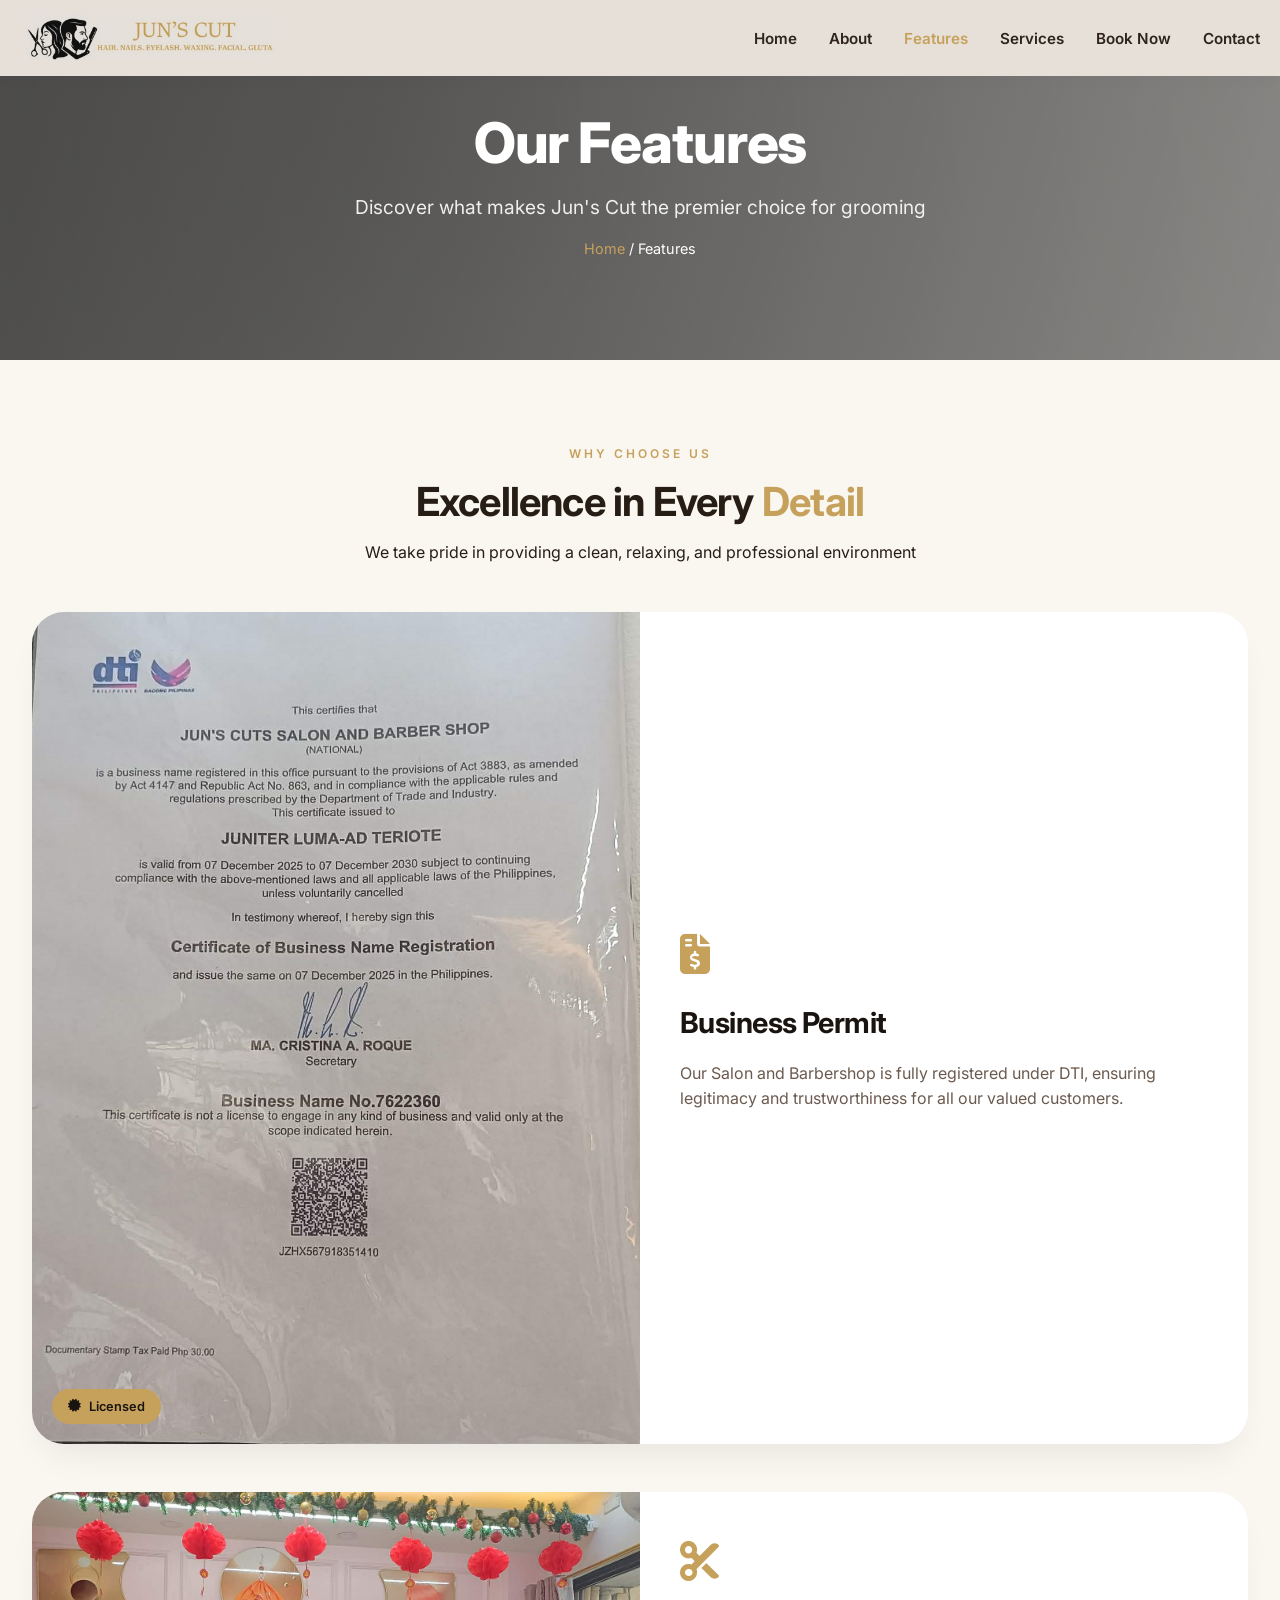
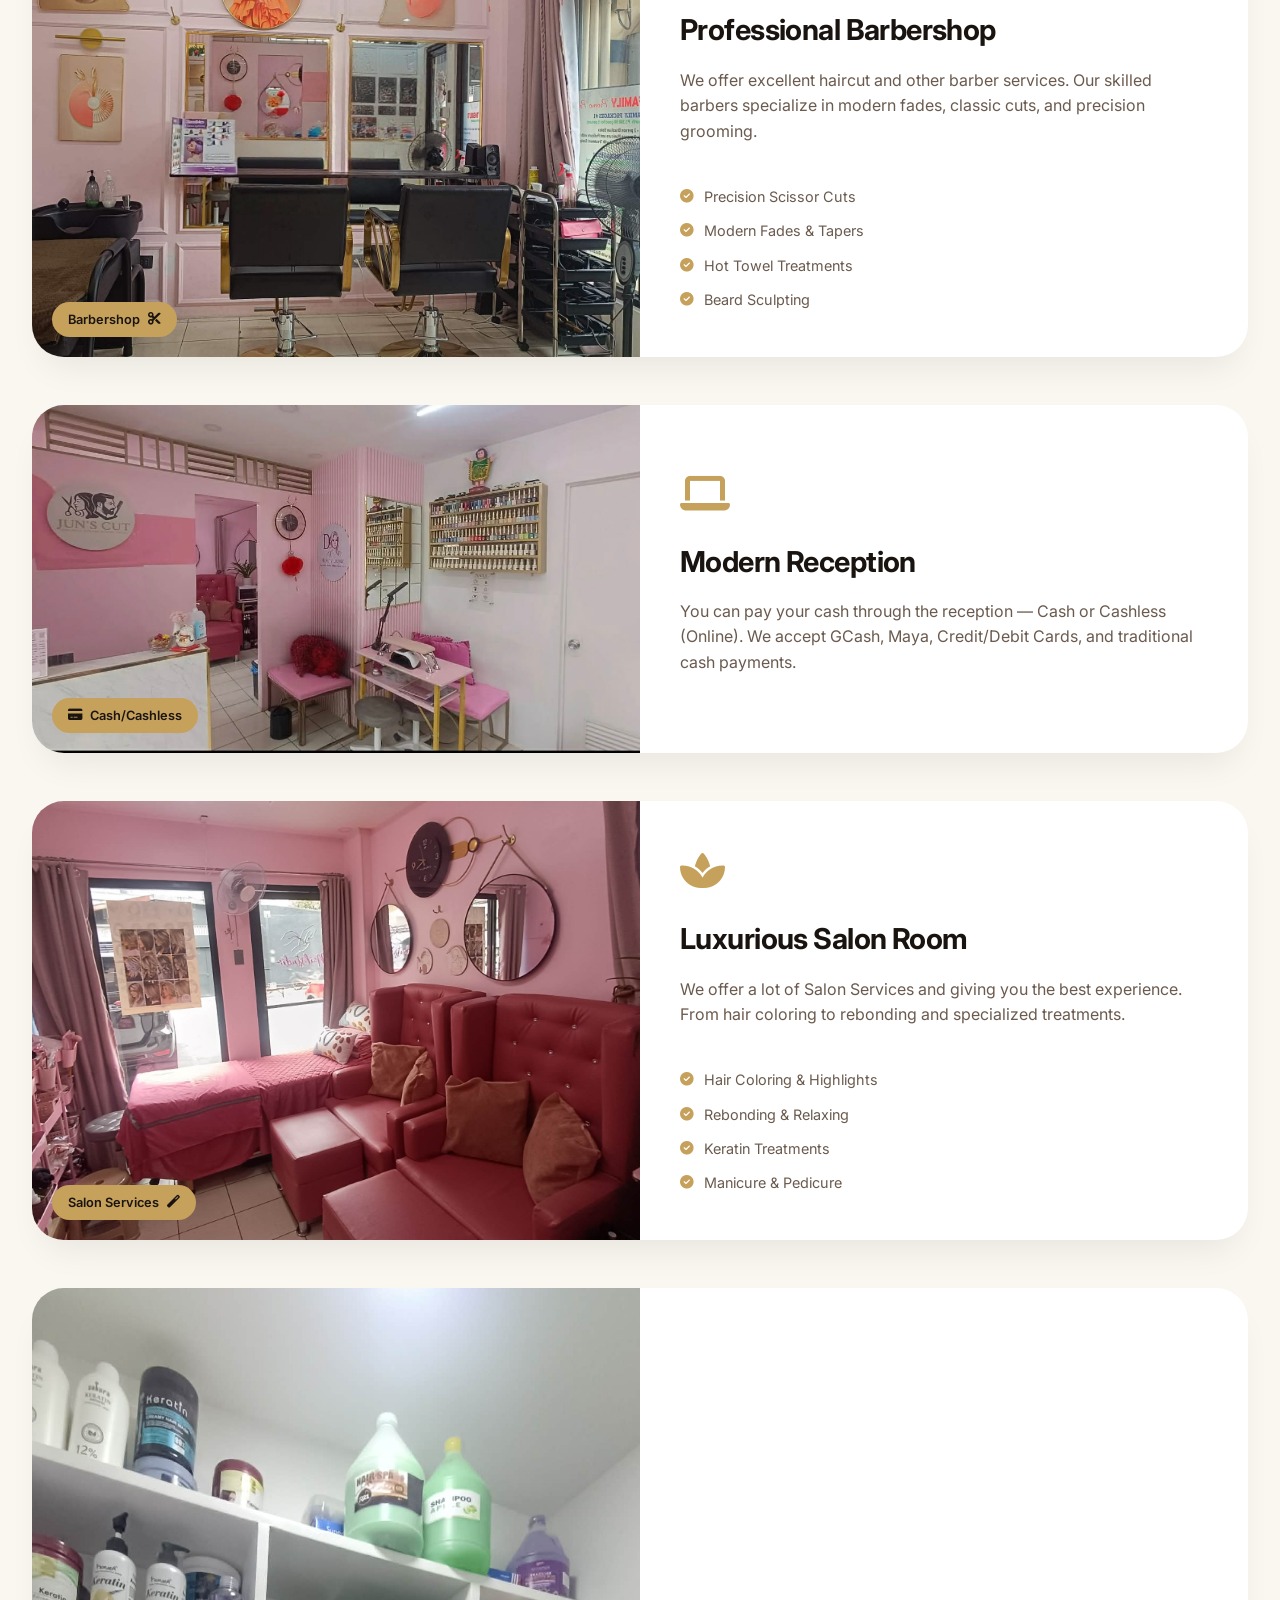
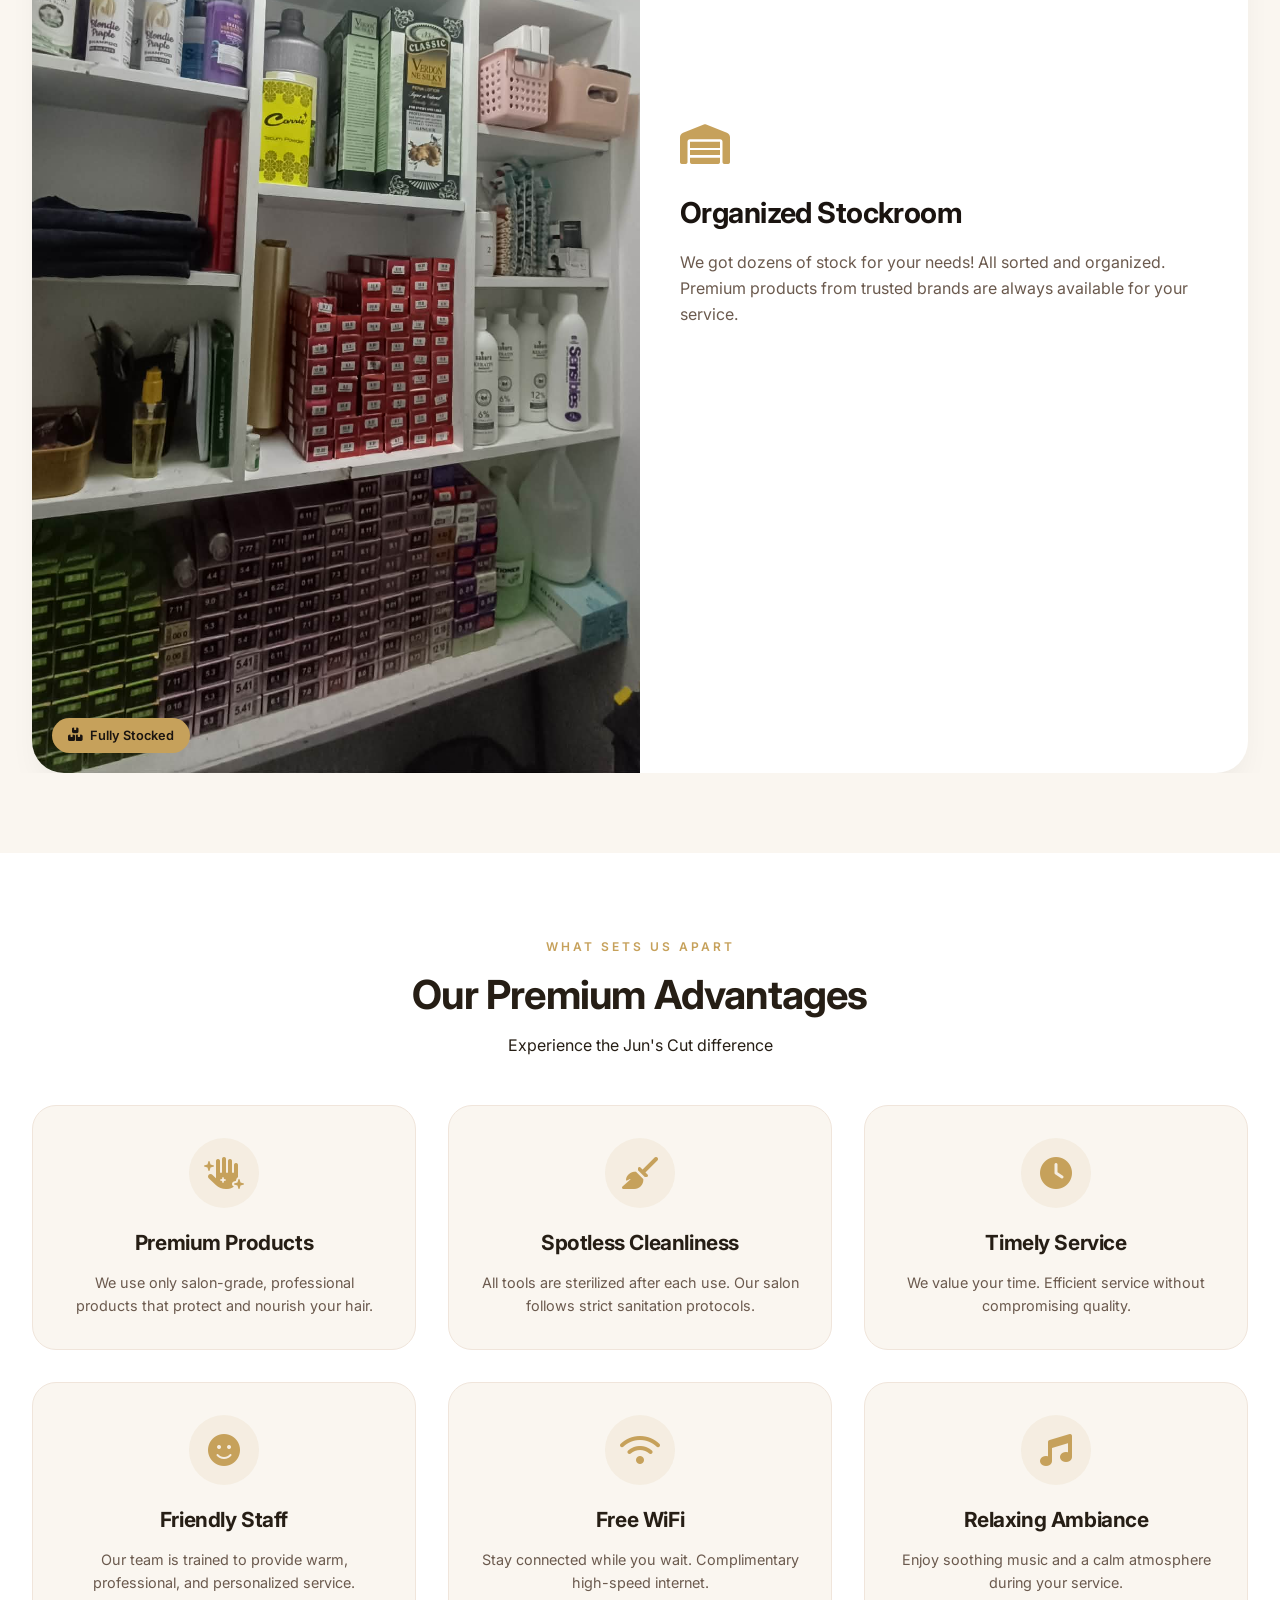
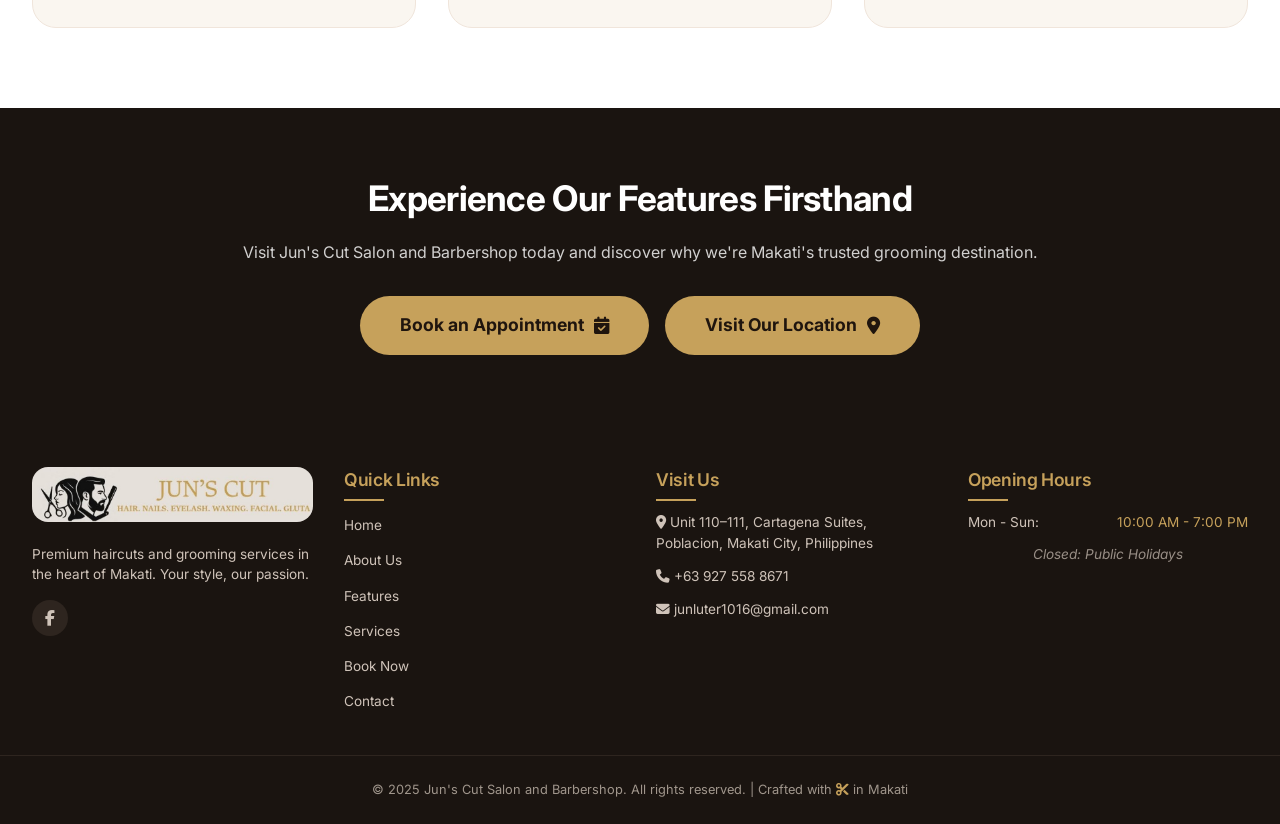
<file: features.html>
<!DOCTYPE html>
<html lang="en">

<head>
    <meta charset="UTF-8">
    <meta name="viewport" content="width=device-width, initial-scale=1.0, viewport-fit=cover">
    <title>Our Features | Jun's Cut Salon and Barbershop</title>
    <link rel="stylesheet" href="style.css">
    <link rel="icon" type="image/jpg" href="./favicon.jpg">
    <link rel="stylesheet" href="https://cdnjs.cloudflare.com/ajax/libs/font-awesome/6.6.0/css/all.min.css">
    <link href="https://fonts.googleapis.com/css2?family=Inter:opsz,wght@14..32,300;14..32,400;14..32,500;14..32,600;14..32,700;14..32,800&display=swap" rel="stylesheet">
</head>

<body>
    <header>
        <nav class="navbar">
            <a href="index.html" class="nav-logo">
                <img src="./junscut.jpg" alt="Logo" class="logo">
            </a>
            <button class="hamburger" id="hamburger">
                <span></span>
                <span></span>
                <span></span>
            </button>
            <ul class="nav-menu" id="nav-menu">
                <li class="nav-item"><a href="index.html" class="nav-link">Home</a></li>
                <li class="nav-item"><a href="about.html" class="nav-link">About</a></li>
                <li class="nav-item"><a href="features.html" class="nav-link">Features</a></li>
                <li class="nav-item"><a href="services.html" class="nav-link">Services</a></li>
                <li class="nav-item"><a href="book.html" class="nav-link">Book Now</a></li>
                <li class="nav-item"><a href="contact.html" class="nav-link">Contact</a></li>
            </ul>
        </nav>
        <div class="nav-overlay" id="nav-overlay"></div>
    </header>

    <main>
        <!-- Page Hero Banner -->
        <section class="page-hero features-hero">
            <div class="page-hero-overlay"></div>
            <div class="page-hero-content">
                <h1>Our Features</h1>
                <p>Discover what makes Jun's Cut the premier choice for grooming</p>
                <div class="breadcrumb">
                    <a href="index.html">Home</a> <span>/</span> <span class="current">Features</span>
                </div>
            </div>
        </section>

        <!-- Features Section Enhanced -->
        <section id="features" class="features-section">
            <div class="container">
                <div class="section-header">
                    <span class="section-tag">Why Choose Us</span>
                    <h2>Excellence in Every <span class="gold-text">Detail</span></h2>
                    <p>We take pride in providing a clean, relaxing, and professional environment</p>
                </div>

                <div class="features-grid">
                    <!-- Feature 1 - Business Permit -->
                    <div class="feature-card">
                        <div class="feature-image">
                            <img src="./Business permit.jpg" alt="Business Permit">
                            <div class="feature-badge"><i class="fas fa-certificate"></i> Licensed</div>
                        </div>
                        <div class="feature-content">
                            <div class="feature-icon"><i class="fas fa-file-invoice-dollar"></i></div>
                            <h3>Business Permit</h3>
                            <p>Our Salon and Barbershop is fully registered under DTI, ensuring legitimacy and trustworthiness for all our valued customers.</p>
                        </div>
                    </div>

                    <!-- Feature 2 - Barbershop -->
                    <div class="feature-card reverse">
                        <div class="feature-content">
                            <div class="feature-icon"><i class="fas fa-cut"></i></div>
                            <h3>Professional Barbershop</h3>
                            <p>We offer excellent haircut and other barber services. Our skilled barbers specialize in modern fades, classic cuts, and precision grooming.</p>
                            <ul class="feature-list">
                                <li><i class="fas fa-check-circle"></i> Precision Scissor Cuts</li>
                                <li><i class="fas fa-check-circle"></i> Modern Fades & Tapers</li>
                                <li><i class="fas fa-check-circle"></i> Hot Towel Treatments</li>
                                <li><i class="fas fa-check-circle"></i> Beard Sculpting</li>
                            </ul>
                        </div>
                        <div class="feature-image">
                            <img src="./barbershopp.jpg" alt="Barbershop Interior">
                            <div class="feature-badge"><i class="fas fa-scissors"></i> Barbershop</div>
                        </div>
                    </div>

                    <!-- Feature 3 - Reception -->
                    <div class="feature-card">
                        <div class="feature-image">
                            <img src="./reception.jpg" alt="Reception Area">
                            <div class="feature-badge"><i class="fas fa-credit-card"></i> Cash/Cashless</div>
                        </div>
                        <div class="feature-content">
                            <div class="feature-icon"><i class="fas fa-laptop"></i></div>
                            <h3>Modern Reception</h3>
                            <p>You can pay your cash through the reception — Cash or Cashless (Online). We accept GCash, Maya, Credit/Debit Cards, and traditional cash payments.</p>
                        </div>
                    </div>

                    <!-- Feature 4 - Salon Room -->
                    <div class="feature-card reverse">
                        <div class="feature-content">
                            <div class="feature-icon"><i class="fas fa-spa"></i></div>
                            <h3>Luxurious Salon Room</h3>
                            <p>We offer a lot of Salon Services and giving you the best experience. From hair coloring to rebonding and specialized treatments.</p>
                            <ul class="feature-list">
                                <li><i class="fas fa-check-circle"></i> Hair Coloring & Highlights</li>
                                <li><i class="fas fa-check-circle"></i> Rebonding & Relaxing</li>
                                <li><i class="fas fa-check-circle"></i> Keratin Treatments</li>
                                <li><i class="fas fa-check-circle"></i> Manicure & Pedicure</li>
                            </ul>
                        </div>
                        <div class="feature-image">
                            <img src="./Salon.jpg" alt="Salon Interior">
                            <div class="feature-badge"><i class="fas fa-magic"></i> Salon Services</div>
                        </div>
                    </div>

                    <!-- Feature 5 - Stockroom -->
                    <div class="feature-card">
                        <div class="feature-image">
                            <img src="./Stockroom.jpg" alt="Stockroom">
                            <div class="feature-badge"><i class="fas fa-boxes"></i> Fully Stocked</div>
                        </div>
                        <div class="feature-content">
                            <div class="feature-icon"><i class="fas fa-warehouse"></i></div>
                            <h3>Organized Stockroom</h3>
                            <p>We got dozens of stock for your needs! All sorted and organized. Premium products from trusted brands are always available for your service.</p>
                        </div>
                    </div>
                </div>
            </div>
        </section>

        <!-- Additional Highlights Section -->
        <section class="highlights-section">
            <div class="container">
                <div class="section-header">
                    <span class="section-tag">What Sets Us Apart</span>
                    <h2>Our Premium Advantages</h2>
                    <p>Experience the Jun's Cut difference</p>
                </div>
                <div class="highlights-grid">
                    <div class="highlight-card">
                        <div class="highlight-icon"><i class="fas fa-hand-sparkles"></i></div>
                        <h3>Premium Products</h3>
                        <p>We use only salon-grade, professional products that protect and nourish your hair.</p>
                    </div>
                    <div class="highlight-card">
                        <div class="highlight-icon"><i class="fas fa-broom"></i></div>
                        <h3>Spotless Cleanliness</h3>
                        <p>All tools are sterilized after each use. Our salon follows strict sanitation protocols.</p>
                    </div>
                    <div class="highlight-card">
                        <div class="highlight-icon"><i class="fas fa-clock"></i></div>
                        <h3>Timely Service</h3>
                        <p>We value your time. Efficient service without compromising quality.</p>
                    </div>
                    <div class="highlight-card">
                        <div class="highlight-icon"><i class="fas fa-smile"></i></div>
                        <h3>Friendly Staff</h3>
                        <p>Our team is trained to provide warm, professional, and personalized service.</p>
                    </div>
                    <div class="highlight-card">
                        <div class="highlight-icon"><i class="fas fa-wifi"></i></div>
                        <h3>Free WiFi</h3>
                        <p>Stay connected while you wait. Complimentary high-speed internet.</p>
                    </div>
                    <div class="highlight-card">
                        <div class="highlight-icon"><i class="fas fa-music"></i></div>
                        <h3>Relaxing Ambiance</h3>
                        <p>Enjoy soothing music and a calm atmosphere during your service.</p>
                    </div>
                </div>
            </div>
        </section>

        <!-- Call to Action -->
        <section class="cta-section">
            <div class="container">
                <div class="cta-content">
                    <h2>Experience Our Features Firsthand</h2>
                    <p>Visit Jun's Cut Salon and Barbershop today and discover why we're Makati's trusted grooming destination.</p>
                    <div class="cta-buttons">
                        <a href="book.html" class="btn-primary btn-large">Book an Appointment <i class="fas fa-calendar-check"></i></a>
                        <a href="contact.html" class="btn-primary btn-large">Visit Our Location <i class="fas fa-map-marker-alt"></i></a>
                    </div>
                </div>
            </div>
        </section>
    </main>

    <!-- Enhanced Footer -->
<footer>
    <div class="footer-content">
        <div class="footer-col">
            <div class="footer-logo">
                <img src="./junscut.jpg" alt="Jun's Cut Logo">
            </div>
            <p>Premium haircuts and grooming services in the heart of Makati. Your style, our passion.</p>
            <div class="social-links">
                <a href="https://www.facebook.com/profile.php?id=61584180612265" target="_blank"><i class="fab fa-facebook-f"></i></a>
            </div>
        </div>
        <div class="footer-col">
            <h4>Quick Links</h4>
            <ul>
                <li><a href="index.html">Home</a></li>
                <li><a href="about.html">About Us</a></li>
                <li><a href="features.html">Features</a></li>
                <li><a href="services.html">Services</a></li>
                <li><a href="book.html">Book Now</a></li>
                <li><a href="contact.html">Contact</a></li>
            </ul>
        </div>
        <div class="footer-col">
            <h4>Visit Us</h4>
            <p><i class="fas fa-location-dot"></i> Unit 110–111, Cartagena Suites,<br> Poblacion, Makati City, Philippines</p>
            <p><i class="fas fa-phone"></i> +63 927 558 8671</p>
            <p><i class="fas fa-envelope"></i> junluter1016@gmail.com</p>
        </div>
        <div class="footer-col">
            <h4>Opening Hours</h4>
            <ul class="hours">
                <li>Mon - Sun: <span>10:00 AM - 7:00 PM</span></li>
                <li class="holiday">Closed: Public Holidays</li>
            </ul>
        </div>
    </div>
    <div class="footer-bottom">
        <p>&copy; 2025 Jun's Cut Salon and Barbershop. All rights reserved. | Crafted with <i class="fas fa-scissors"></i> in Makati</p>
    </div>
</footer>

    <script src="script.js"></script>
</body>

</html>
</file>
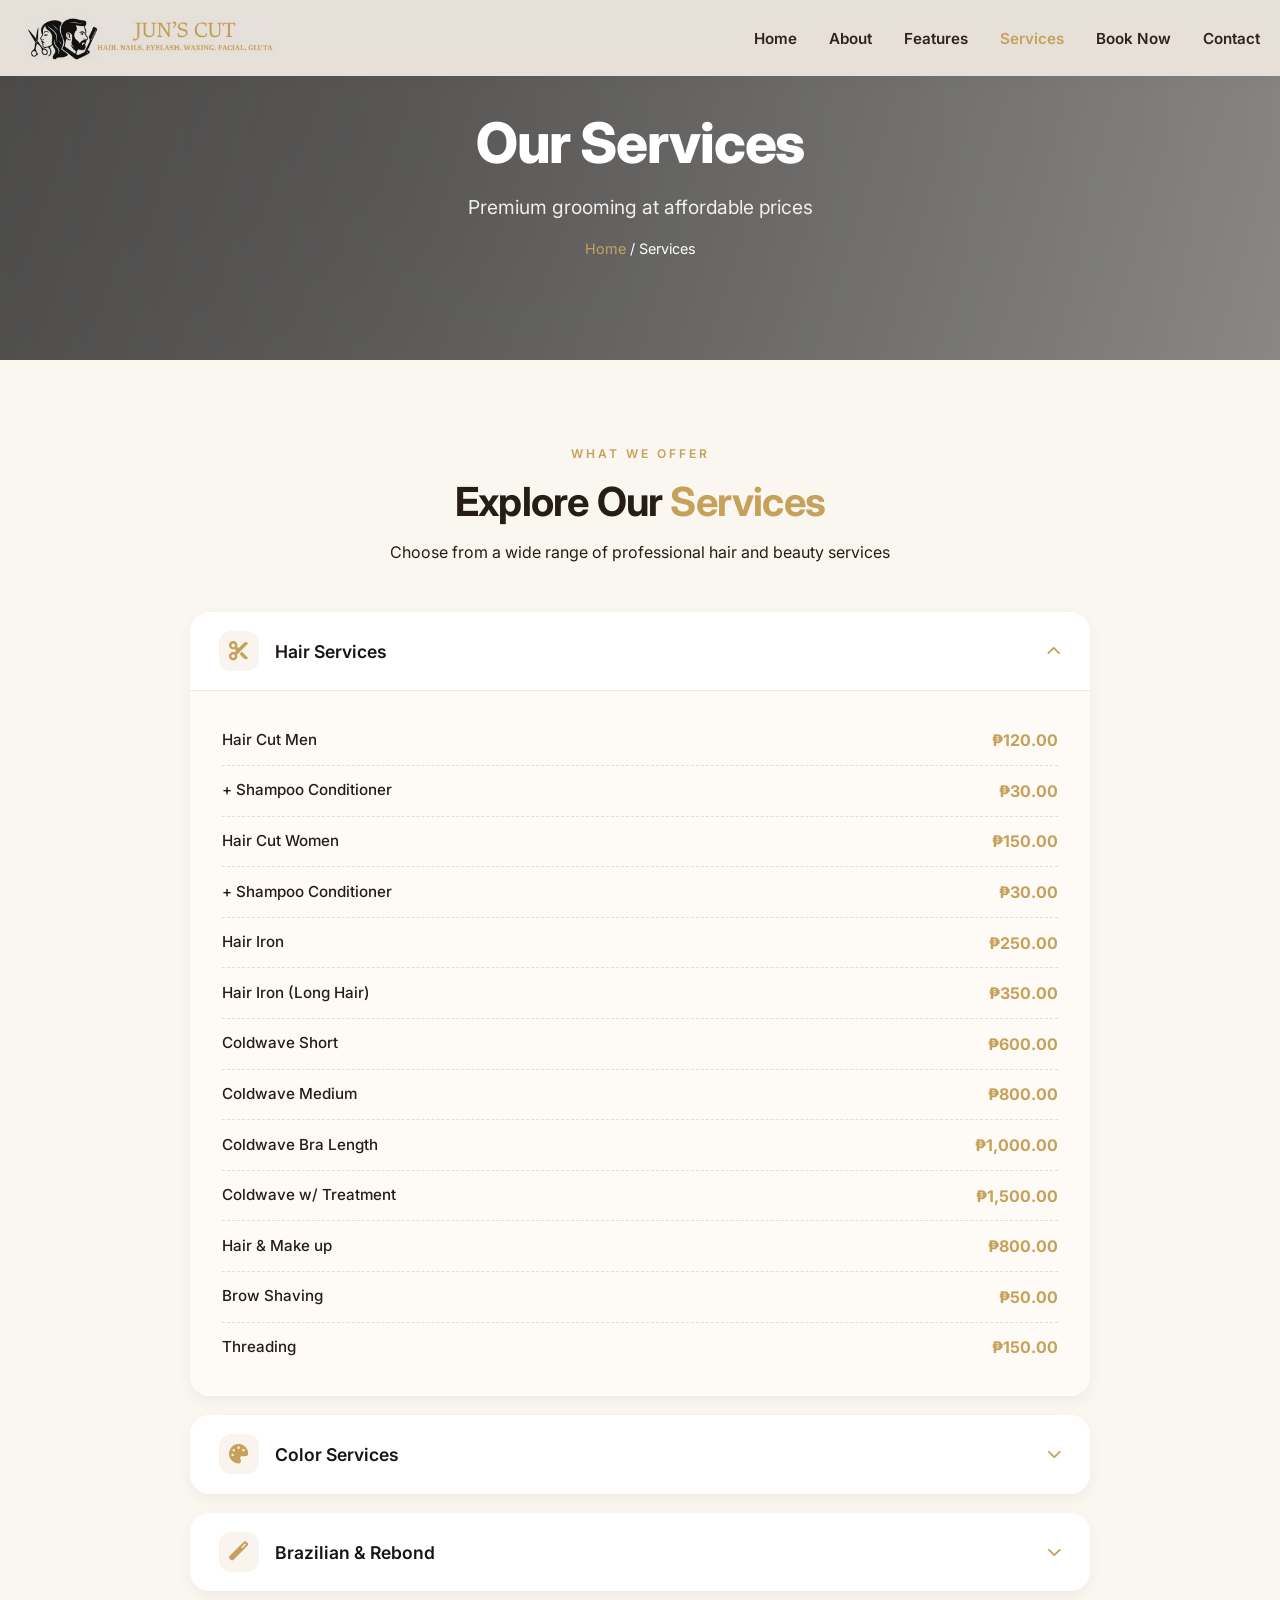
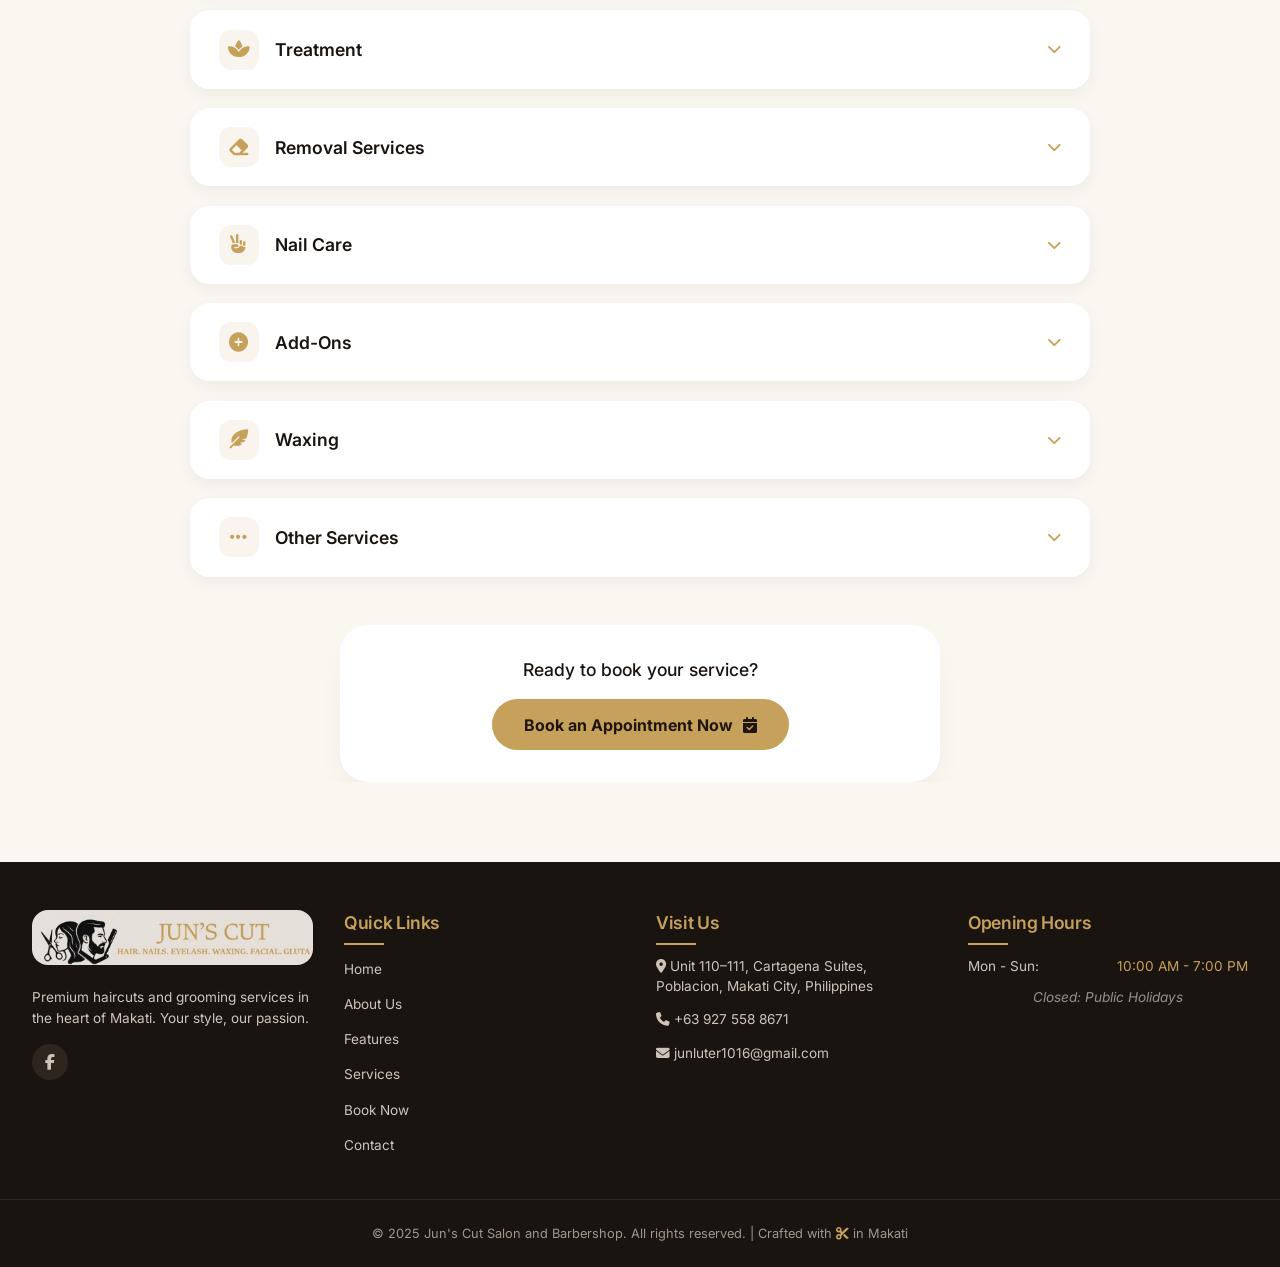
<file: services.html>
<!DOCTYPE html>
<html lang="en">

<head>
    <meta charset="UTF-8">
    <meta name="viewport" content="width=device-width, initial-scale=1.0, viewport-fit=cover">
    <title>Our Services | Jun's Cut Salon and Barbershop</title>
    <link rel="stylesheet" href="style.css">
    <link rel="icon" type="image/jpg" href="./favicon.jpg">
    <link rel="stylesheet" href="https://cdnjs.cloudflare.com/ajax/libs/font-awesome/6.6.0/css/all.min.css">
    <link href="https://fonts.googleapis.com/css2?family=Inter:opsz,wght@14..32,300;14..32,400;14..32,500;14..32,600;14..32,700;14..32,800&display=swap" rel="stylesheet">
</head>

<body>
    <header>
        <nav class="navbar">
            <a href="index.html" class="nav-logo">
                <img src="./junscut.jpg" alt="Logo" class="logo">
            </a>
            <button class="hamburger" id="hamburger">
                <span></span>
                <span></span>
                <span></span>
            </button>
            <ul class="nav-menu" id="nav-menu">
                <li class="nav-item"><a href="index.html" class="nav-link">Home</a></li>
                <li class="nav-item"><a href="about.html" class="nav-link">About</a></li>
                <li class="nav-item"><a href="features.html" class="nav-link">Features</a></li>
                <li class="nav-item"><a href="services.html" class="nav-link">Services</a></li>
                <li class="nav-item"><a href="book.html" class="nav-link">Book Now</a></li>
                <li class="nav-item"><a href="contact.html" class="nav-link">Contact</a></li>
            </ul>
        </nav>
        <div class="nav-overlay" id="nav-overlay"></div>
    </header>

    <main>
        <!-- Page Hero Banner -->
        <section class="page-hero services-hero">
            <div class="page-hero-overlay"></div>
            <div class="page-hero-content">
                <h1>Our Services</h1>
                <p>Premium grooming at affordable prices</p>
                <div class="breadcrumb">
                    <a href="index.html">Home</a> <span>/</span> <span class="current">Services</span>
                </div>
            </div>
        </section>

        <!-- Services Accordion Section -->
        <section id="services" class="services-accordion-section">
            <div class="container">
                <div class="section-header">
                    <span class="section-tag">What We Offer</span>
                    <h2>Explore Our <span class="gold-text">Services</span></h2>
                    <p>Choose from a wide range of professional hair and beauty services</p>
                </div>

                <div class="services-accordion">
                    <!-- Hair Services -->
                    <div class="accordion-item" data-category="hair">
                        <button class="accordion-btn">
                            <div class="accordion-icon"><i class="fas fa-cut"></i></div>
                            <span>Hair Services</span>
                            <i class="fas fa-chevron-down accordion-arrow"></i>
                        </button>
                        <div class="accordion-content">
                            <div class="service-table">
                                <div class="service-row">
                                    <span class="service-name">Hair Cut Men</span>
                                    <span class="service-price">₱120.00</span>
                                </div>
                                <div class="service-row">
                                    <span class="service-name">+ Shampoo Conditioner</span>
                                    <span class="service-price">₱30.00</span>
                                </div>
                                <div class="service-row">
                                    <span class="service-name">Hair Cut Women</span>
                                    <span class="service-price">₱150.00</span>
                                </div>
                                <div class="service-row">
                                    <span class="service-name">+ Shampoo Conditioner</span>
                                    <span class="service-price">₱30.00</span>
                                </div>
                                <div class="service-row">
                                    <span class="service-name">Hair Iron</span>
                                    <span class="service-price">₱250.00</span>
                                </div>
                                <div class="service-row">
                                    <span class="service-name">Hair Iron (Long Hair)</span>
                                    <span class="service-price">₱350.00</span>
                                </div>
                                <div class="service-row">
                                    <span class="service-name">Coldwave Short</span>
                                    <span class="service-price">₱600.00</span>
                                </div>
                                <div class="service-row">
                                    <span class="service-name">Coldwave Medium</span>
                                    <span class="service-price">₱800.00</span>
                                </div>
                                <div class="service-row">
                                    <span class="service-name">Coldwave Bra Length</span>
                                    <span class="service-price">₱1,000.00</span>
                                </div>
                                <div class="service-row">
                                    <span class="service-name">Coldwave w/ Treatment</span>
                                    <span class="service-price">₱1,500.00</span>
                                </div>
                                <div class="service-row">
                                    <span class="service-name">Hair & Make up</span>
                                    <span class="service-price">₱800.00</span>
                                </div>
                                <div class="service-row">
                                    <span class="service-name">Brow Shaving</span>
                                    <span class="service-price">₱50.00</span>
                                </div>
                                <div class="service-row">
                                    <span class="service-name">Threading</span>
                                    <span class="service-price">₱150.00</span>
                                </div>
                            </div>
                        </div>
                    </div>

                    <!-- Color Services -->
                    <div class="accordion-item" data-category="color">
                        <button class="accordion-btn">
                            <div class="accordion-icon"><i class="fas fa-palette"></i></div>
                            <span>Color Services</span>
                            <i class="fas fa-chevron-down accordion-arrow"></i>
                        </button>
                        <div class="accordion-content">
                            <div class="service-table">
                                <div class="service-row">
                                    <span class="service-name">Roots Color</span>
                                    <span class="service-price">₱500.00</span>
                                </div>
                                <div class="service-row">
                                    <span class="service-name">Hair Color start at</span>
                                    <span class="service-price">₱1,000.00</span>
                                </div>
                                <div class="service-row">
                                    <span class="service-name">Hair Color w/ Treatment & Cut</span>
                                    <span class="service-price">₱1,500.00</span>
                                </div>
                                <div class="service-row">
                                    <span class="service-name">Hair Color w/ Botox & Cut</span>
                                    <span class="service-price">₱1,800.00</span>
                                </div>
                                <div class="service-row">
                                    <span class="service-name">Hair Color w/ Brazilian Keratin</span>
                                    <span class="service-price">₱2,000.00</span>
                                </div>
                            </div>
                        </div>
                    </div>

                    <!-- Brazilian & Rebond -->
                    <div class="accordion-item" data-category="brazilian">
                        <button class="accordion-btn">
                            <div class="accordion-icon"><i class="fas fa-magic"></i></div>
                            <span>Brazilian & Rebond</span>
                            <i class="fas fa-chevron-down accordion-arrow"></i>
                        </button>
                        <div class="accordion-content">
                            <div class="service-table">
                                <div class="service-row">
                                    <span class="service-name">Brazilian Blowout</span>
                                    <span class="service-price">₱800.00</span>
                                </div>
                                <div class="service-row">
                                    <span class="service-name">Brazilian Keratin</span>
                                    <span class="service-price">₱1,000.00</span>
                                </div>
                                <div class="service-row">
                                    <span class="service-name">Brazilian Prime</span>
                                    <span class="service-price">₱2,000.00</span>
                                </div>
                                <div class="service-row">
                                    <span class="service-name">Rebond</span>
                                    <span class="service-price">₱1,200.00</span>
                                </div>
                                <div class="service-row">
                                    <span class="service-name">Kerabond</span>
                                    <span class="service-price">₱1,500.00</span>
                                </div>
                                <div class="service-row">
                                    <span class="service-name">Organic Rebond</span>
                                    <span class="service-price">₱1,500.00</span>
                                </div>
                                <div class="service-row">
                                    <span class="service-name">Rebond w/ Brazilian Botox</span>
                                    <span class="service-price">₱2,000.00</span>
                                </div>
                                <div class="service-row">
                                    <span class="service-name">Rebond w/ Brazilian Keratin</span>
                                    <span class="service-price">₱2,500.00</span>
                                </div>
                                <div class="service-row">
                                    <span class="service-name">Rebond w/ Hair Color & Botox</span>
                                    <span class="service-price">₱3,000.00</span>
                                </div>
                                <div class="service-row">
                                    <span class="service-name">Japanese Rebond w/ Treatment</span>
                                    <span class="service-price">₱2,500.00</span>
                                </div>
                                <div class="service-row">
                                    <span class="service-name">Japanese Rebond w/ Hair Color</span>
                                    <span class="service-price">₱2,800.00</span>
                                </div>
                            </div>
                        </div>
                    </div>

                    <!-- Treatment -->
                    <div class="accordion-item" data-category="treatment">
                        <button class="accordion-btn">
                            <div class="accordion-icon"><i class="fas fa-spa"></i></div>
                            <span>Treatment</span>
                            <i class="fas fa-chevron-down accordion-arrow"></i>
                        </button>
                        <div class="accordion-content">
                            <div class="service-table">
                                <div class="service-row">
                                    <span class="service-name">Cellophane Clear</span>
                                    <span class="service-price">₱500.00</span>
                                </div>
                                <div class="service-row">
                                    <span class="service-name">Hair Spa</span>
                                    <span class="service-price">₱300.00</span>
                                </div>
                                <div class="service-row">
                                    <span class="service-name">Hot Oil</span>
                                    <span class="service-price">₱250.00</span>
                                </div>
                                <div class="service-row">
                                    <span class="service-name">Hair Spa Loreal</span>
                                    <span class="service-price">₱800.00</span>
                                </div>
                                <div class="service-row">
                                    <span class="service-name">Hair Mask</span>
                                    <span class="service-price">₱400.00</span>
                                </div>
                                <div class="service-row">
                                    <span class="service-name">Keratin Mask</span>
                                    <span class="service-price">₱300.00</span>
                                </div>
                            </div>
                        </div>
                    </div>

                    <!-- Removal Services -->
                    <div class="accordion-item" data-category="removal">
                        <button class="accordion-btn">
                            <div class="accordion-icon"><i class="fas fa-eraser"></i></div>
                            <span>Removal Services</span>
                            <i class="fas fa-chevron-down accordion-arrow"></i>
                        </button>
                        <div class="accordion-content">
                            <div class="service-table">
                                <div class="service-row">
                                    <span class="service-name">Gel Polish (My work)</span>
                                    <span class="service-price">₱150.00</span>
                                </div>
                                <div class="service-row">
                                    <span class="service-name">Gel Polish (Not my work)</span>
                                    <span class="service-price">₱200.00</span>
                                </div>
                                <div class="service-row">
                                    <span class="service-name">Soft Gel (My work)</span>
                                    <span class="service-price">₱150.00</span>
                                </div>
                                <div class="service-row">
                                    <span class="service-name">Soft Gel (Not my work)</span>
                                    <span class="service-price">₱200.00</span>
                                </div>
                            </div>
                        </div>
                    </div>

                    <!-- Nail Care -->
                    <div class="accordion-item" data-category="nail">
                        <button class="accordion-btn">
                            <div class="accordion-icon"><i class="fas fa-hand-peace"></i></div>
                            <span>Nail Care</span>
                            <i class="fas fa-chevron-down accordion-arrow"></i>
                        </button>
                        <div class="accordion-content">
                            <div class="service-table">
                                <div class="service-row">
                                    <span class="service-name">Classic Manicure</span>
                                    <span class="service-price">₱120.00</span>
                                </div>
                                <div class="service-row">
                                    <span class="service-name">Classic Pedicure</span>
                                    <span class="service-price">₱130.00</span>
                                </div>
                                <div class="service-row">
                                    <span class="service-name">Mani Gel</span>
                                    <span class="service-price">₱350.00</span>
                                </div>
                                <div class="service-row">
                                    <span class="service-name">Pedi Gel</span>
                                    <span class="service-price">₱450.00</span>
                                </div>
                                <div class="service-row">
                                    <span class="service-name">Soft Gel Plain</span>
                                    <span class="service-price">₱899.00</span>
                                </div>
                                <div class="service-row">
                                    <span class="service-name">Soft Gel Full Design</span>
                                    <span class="service-price">₱1,800.00</span>
                                </div>
                                <div class="service-row">
                                    <span class="service-name">Foot Spa</span>
                                    <span class="service-price">₱250.00</span>
                                </div>
                            </div>
                        </div>
                    </div>

                    <!-- Add-Ons -->
                    <div class="accordion-item" data-category="addons">
                        <button class="accordion-btn">
                            <div class="accordion-icon"><i class="fas fa-plus-circle"></i></div>
                            <span>Add-Ons</span>
                            <i class="fas fa-chevron-down accordion-arrow"></i>
                        </button>
                        <div class="accordion-content">
                            <div class="service-table">
                                <div class="service-row">
                                    <span class="service-name">Rhine Stone</span>
                                    <span class="service-price">₱20.00+</span>
                                </div>
                                <div class="service-row">
                                    <span class="service-name">French Tip</span>
                                    <span class="service-price">₱30.00</span>
                                </div>
                                <div class="service-row">
                                    <span class="service-name">Nail Art</span>
                                    <span class="service-price">₱20.00</span>
                                </div>
                                <div class="service-row">
                                    <span class="service-name">Ombre</span>
                                    <span class="service-price">₱25.00</span>
                                </div>
                                <div class="service-row">
                                    <span class="service-name">Chrome</span>
                                    <span class="service-price">₱40.00</span>
                                </div>
                                <div class="service-row">
                                    <span class="service-name">Stickers</span>
                                    <span class="service-price">₱10.00</span>
                                </div>
                            </div>
                        </div>
                    </div>

                    <!-- Waxing -->
                    <div class="accordion-item" data-category="waxing">
                        <button class="accordion-btn">
                            <div class="accordion-icon"><i class="fas fa-feather-alt"></i></div>
                            <span>Waxing</span>
                            <i class="fas fa-chevron-down accordion-arrow"></i>
                        </button>
                        <div class="accordion-content">
                            <div class="service-table">
                                <div class="service-row">
                                    <span class="service-name">Underarm Wax</span>
                                    <span class="service-price">₱250.00</span>
                                </div>
                                <div class="service-row">
                                    <span class="service-name">Half Leg Wax</span>
                                    <span class="service-price">₱500.00</span>
                                </div>
                                <div class="service-row">
                                    <span class="service-name">Full Leg Wax</span>
                                    <span class="service-price">₱600.00</span>
                                </div>
                                <div class="service-row">
                                    <span class="service-name">Half Arms Wax</span>
                                    <span class="service-price">₱350.00</span>
                                </div>
                                <div class="service-row">
                                    <span class="service-name">Full Arms Wax</span>
                                    <span class="service-price">₱450.00</span>
                                </div>
                            </div>
                        </div>
                    </div>

                    <!-- Other Services -->
                    <div class="accordion-item" data-category="other">
                        <button class="accordion-btn">
                            <div class="accordion-icon"><i class="fas fa-ellipsis-h"></i></div>
                            <span>Other Services</span>
                            <i class="fas fa-chevron-down accordion-arrow"></i>
                        </button>
                        <div class="accordion-content">
                            <div class="service-table">
                                <div class="service-row">
                                    <span class="service-name">Foot Spa w/ Mani & Pedi</span>
                                    <span class="service-price">₱500.00</span>
                                </div>
                                <div class="service-row">
                                    <span class="service-name">Foot Spa w/ Gel & Pedi</span>
                                    <span class="service-price">₱1,200.00</span>
                                </div>
                                <div class="service-row">
                                    <span class="service-name">Eyelash Lift</span>
                                    <span class="service-price">₱500.00</span>
                                </div>
                                <div class="service-row">
                                    <span class="service-name">Eyelash Lift (NATURAL LOOK)</span>
                                    <span class="service-price">₱500.00</span>
                                </div>
                                <div class="service-row">
                                    <span class="service-name">Eyelash Extension (CAT EYE)</span>
                                    <span class="service-price">₱800.00</span>
                                </div>
                                <div class="service-row">
                                    <span class="service-name">Eyelash Extension (MASCARA EFFECT)</span>
                                    <span class="service-price">₱1,000.00</span>
                                </div>
                                <div class="service-row">
                                    <span class="service-name">Eyebrow Tint</span>
                                    <span class="service-price">₱300.00</span>
                                </div>
                                <div class="service-row">
                                    <span class="service-name">Eyebrow (Lamination w/tint)</span>
                                    <span class="service-price">₱500.00</span>
                                </div>
                                <div class="service-row">
                                    <span class="service-name">Ear Candling</span>
                                    <span class="service-price">₱150.00</span>
                                </div>
                                <div class="service-row">
                                    <span class="service-name">Hand Paraffin Wax</span>
                                    <span class="service-price">₱300.00</span>
                                </div>
                                <div class="service-row">
                                    <span class="service-name">Foot Paraffin Wax</span>
                                    <span class="service-price">₱400.00</span>
                                </div>
                                <div class="service-row">
                                    <span class="service-name">Foot Reflex</span>
                                    <span class="service-price">₱400.00</span>
                                </div>
                            </div>
                        </div>
                    </div>
                </div>

                <!-- Call to Action -->
                <div class="services-cta">
                    <p>Ready to book your service?</p>
                    <a href="book.html" class="btn-primary">Book an Appointment Now <i class="fas fa-calendar-check"></i></a>
                </div>
            </div>
        </section>
    </main>

    <!-- Enhanced Footer -->
<footer>
    <div class="footer-content">
        <div class="footer-col">
            <div class="footer-logo">
                <img src="./junscut.jpg" alt="Jun's Cut Logo">
            </div>
            <p>Premium haircuts and grooming services in the heart of Makati. Your style, our passion.</p>
            <div class="social-links">
                <a href="https://www.facebook.com/profile.php?id=61584180612265" target="_blank"><i class="fab fa-facebook-f"></i></a>
            </div>
        </div>
        <div class="footer-col">
            <h4>Quick Links</h4>
            <ul>
                <li><a href="index.html">Home</a></li>
                <li><a href="about.html">About Us</a></li>
                <li><a href="features.html">Features</a></li>
                <li><a href="services.html">Services</a></li>
                <li><a href="book.html">Book Now</a></li>
                <li><a href="contact.html">Contact</a></li>
            </ul>
        </div>
        <div class="footer-col">
            <h4>Visit Us</h4>
            <p><i class="fas fa-location-dot"></i> Unit 110–111, Cartagena Suites,<br> Poblacion, Makati City, Philippines</p>
            <p><i class="fas fa-phone"></i> +63 927 558 8671</p>
            <p><i class="fas fa-envelope"></i> junluter1016@gmail.com</p>
        </div>
        <div class="footer-col">
            <h4>Opening Hours</h4>
            <ul class="hours">
                <li>Mon - Sun: <span>10:00 AM - 7:00 PM</span></li>
                <li class="holiday">Closed: Public Holidays</li>
            </ul>
        </div>
    </div>
    <div class="footer-bottom">
        <p>&copy; 2025 Jun's Cut Salon and Barbershop. All rights reserved. | Crafted with <i class="fas fa-scissors"></i> in Makati</p>
    </div>
</footer>

    <script src="script.js"></script>
    
</body>

</html>
</file>
<file: style.css>
/* Reset & Base */
* {
    margin: 0;
    padding: 0;
    box-sizing: border-box;
}

body {
    font-family: 'Inter', sans-serif;
    background-color: #FEFBF7;
    color: #261E15;
    line-height: 1.5;
    scroll-behavior: smooth;
}

:root {
    --gold: #C6A15B;
    --gold-dark: #A67C3F;
    --dark-charcoal: #1A1410;
    --soft-cream: #FAF6F0;
    --gray-mid: #6B5A4E;
    --white: #FFFFFF;
    --shadow-card: 0 20px 35px -12px rgba(0,0,0,0.08);
}

/* Typography */
h1, h2, h3, h4 {
    font-weight: 700;
    letter-spacing: -0.02em;
}

.gold-text {
    color: var(--gold);
}

/* Navigation */
.navbar {
    display: flex;
    justify-content: space-between;
    align-items: center;
    padding: 1rem 6%;
    background: var(--white);
    box-shadow: 0 4px 20px rgba(0,0,0,0.02);
    position: sticky;
    top: 0;
    z-index: 1000;
    flex-wrap: wrap;
}

.logo {
    height: 55px;
    width: auto;
    border-radius: 14px;
    object-fit: cover;
}

.nav-menu {
    display: flex;
    list-style: none;
    gap: 2rem;
    transition: all 0.3s ease;
}

.nav-link {
    text-decoration: none;
    font-weight: 600;
    color: #2F241B;
    font-size: 0.95rem;
    transition: 0.2s;
    position: relative;
}

.nav-link:hover, .nav-link.active {
    color: var(--gold);
}

.mobile-toggle {
    display: none;
    background: none;
    border: none;
    font-size: 1.8rem;
    color: var(--dark-charcoal);
    cursor: pointer;
}

/* Hero Section */
.hero-section {
    background: linear-gradient(107deg, rgba(0,0,0,0.6) 0%, rgba(0,0,0,0.25) 100%), url('https://images.pexels.com/photos/3993449/beard-trimming-barber-shop-3993449.jpg?auto=compress&cs=tinysrgb&w=1600');
    background-size: cover;
    background-position: center 30%;
    min-height: 90vh;
    display: flex;
    align-items: center;
    position: relative;
}

.hero-overlay {
    position: absolute;
    top: 0;
    left: 0;
    width: 100%;
    height: 100%;
    background: radial-gradient(circle at 20% 30%, rgba(0,0,0,0.3) 0%, rgba(0,0,0,0.1) 100%);
}

.hero-content {
    max-width: 700px;
    margin-left: 8%;
    background: rgba(255,255,255,0.94);
    padding: 2.8rem 3rem;
    border-radius: 32px;
    backdrop-filter: blur(2px);
    box-shadow: var(--shadow-card);
    border-left: 6px solid var(--gold);
    position: relative;
    z-index: 2;
}

.hero-badge {
    font-size: 0.8rem;
    text-transform: uppercase;
    letter-spacing: 2px;
    color: var(--gold);
    font-weight: 600;
}

.hero-content h1 {
    font-size: 3.3rem;
    margin: 0.8rem 0;
    line-height: 1.2;
}

.hero-content p {
    font-size: 1.1rem;
    color: #3a2e24;
    margin-bottom: 1.8rem;
}

.hero-buttons {
    display: flex;
    gap: 1rem;
    flex-wrap: wrap;
}

.btn-primary {
    background: var(--gold);
    color: #1F150E;
    padding: 0.85rem 2rem;
    border-radius: 50px;
    font-weight: 700;
    text-decoration: none;
    display: inline-flex;
    align-items: center;
    gap: 10px;
    transition: 0.2s;
    border: none;
}

.btn-primary:hover {
    background: #B28A46;
    transform: translateY(-2px);
}

.btn-outline {
    background: transparent;
    border: 2px solid var(--gold);
    color: #1F150E;
    padding: 0.8rem 1.8rem;
    border-radius: 50px;
    font-weight: 600;
    text-decoration: none;
    transition: 0.2s;
}

.btn-outline:hover {
    background: var(--gold);
    border-color: var(--gold);
}

/* Common container & section */
.container {
    max-width: 1280px;
    margin: 0 auto;
    padding: 0 2rem;
}

.section-header {
    text-align: center;
    margin-bottom: 3rem;
}

.section-tag {
    color: var(--gold);
    text-transform: uppercase;
    letter-spacing: 3px;
    font-size: 0.75rem;
    font-weight: 600;
}

.section-header h2 {
    font-size: 2.5rem;
    margin: 0.5rem 0;
}

/* Services Grid */
.services-section {
    padding: 5rem 0;
    background: var(--soft-cream);
}

.services-grid {
    display: grid;
    grid-template-columns: repeat(auto-fit, minmax(240px, 1fr));
    gap: 2rem;
}

.service-card {
    background: var(--white);
    padding: 2rem 1.5rem;
    border-radius: 28px;
    text-align: center;
    transition: 0.25s;
    box-shadow: 0 8px 20px rgba(0,0,0,0.02);
    border: 1px solid #f0e5db;
}

.service-card:hover {
    transform: translateY(-6px);
    box-shadow: 0 20px 30px -12px rgba(0,0,0,0.1);
}

.service-icon {
    font-size: 2.5rem;
    color: var(--gold);
    margin-bottom: 1rem;
}

.service-card h3 {
    font-size: 1.3rem;
    margin-bottom: 0.6rem;
}

.service-card p {
    color: var(--gray-mid);
    font-size: 0.85rem;
    margin-bottom: 1rem;
}

.price {
    font-weight: 800;
    font-size: 1.6rem;
    color: var(--dark-charcoal);
    border-top: 1px solid #f0e2d5;
    padding-top: 1rem;
    margin-top: 0.5rem;
}

/* Gallery */
.gallery-section {
    padding: 5rem 0;
}

.gallery-grid {
    display: grid;
    grid-template-columns: repeat(auto-fit, minmax(280px, 1fr));
    gap: 1.5rem;
}

.gallery-item {
    position: relative;
    border-radius: 24px;
    overflow: hidden;
    height: 280px;
    cursor: pointer;
}

.gallery-item img {
    width: 100%;
    height: 100%;
    object-fit: cover;
    transition: 0.4s;
}

.gallery-overlay {
    position: absolute;
    bottom: 0;
    background: linear-gradient(0deg, rgba(0,0,0,0.7), transparent);
    width: 100%;
    padding: 1rem;
    color: white;
    font-weight: 600;
    transform: translateY(100%);
    transition: 0.2s;
}

.gallery-item:hover .gallery-overlay {
    transform: translateY(0);
}
.gallery-item:hover img {
    transform: scale(1.05);
}

/* ========== BOOKING FORM CENTERING FIX ========== */

.booking-section {
    background: #f5f2ef;
    padding: 100px 5%;
    min-height: 100vh;
    display: flex;
    align-items: center;
    justify-content: center;
}

.booking-container {
    max-width: 1200px;
    width: 100%;
    margin: 0 auto;
    background: white;
    border-radius: 24px;
    overflow: hidden;
    box-shadow: 0 20px 40px rgba(0, 0, 0, 0.1);
    display: flex;
    flex-wrap: wrap;
}

/* ========== FIX MISSING LETTERS / TEXT CUTOFF ========== */

/* Fix text rendering and prevent cutoff */
.booking-info-panel,
.booking-form-panel,
.booking-container * {
    text-rendering: optimizeLegibility;
    -webkit-font-smoothing: antialiased;
    min-width: 1%;
}

/* Ensure text is visible and not cut off */
.booking-info-panel {
    flex: 1;
    min-width: 280px;
    background: white;
    padding: 30px 25px;
    border-radius: 6%;
}

.booking-info-panel h2 {
    color: #d4a373;
    font-size: 28px;
    font-weight: 700;
    margin-bottom: 10px;
}

.booking-info-panel > p {
    color: black;
    font-size: 16px;
    line-height: 1.5;
    margin-bottom: 20px;
}


/* Fix hours display */
.info-hours li {
    display: flex;
    justify-content: space-between;
    align-items: center;
    padding: 10px 0;
    border-bottom: 1px solid rgba(255, 255, 255, 0.1);
    overflow: visible;
}

.info-hours li span:first-child {
    font-weight: 500;
    color: black;
}

/* Fix contact section */
.contact-detail {
    display: flex;
    align-items: flex-start;
    gap: 12px;
    margin: 15px 0;
    overflow: visible;
    word-wrap: break-word;
}

.contact-detail li {
    width: 20px;
    margin-top: 2px;
    color: #c89b6d;
}

.contact-detail span {
    flex: 1;
    font-size: 13px;
    line-height: 1.5;
    color: rgba(255, 255, 255, 0.8);
    word-break: break-word;
}

/* Fix any hidden overflow */
.booking-info-panel {
    overflow: visible;
    word-wrap: break-word;
}

.info-card {
    margin-bottom: 15px;
}

.info-card h3 {
    font-size: 14px;
    margin-bottom: 8px;
    color: #c89b6d;
    gap: 6px;
}

/* Ensure all text is readable */
.booking-info-panel * {
    max-width: 100%;
    overflow: visible !important;
}

/* Fix for the opening hours display */
.info-hours li span:first-child {
    min-width: 80px;
    color: #000000;
}

.info-hours li span:last-child {
    text-align: right;
    color: #000000;
}

.contact-detail {
    display: flex;
    align-items: center;
    gap: 12px;
    margin: 15px 0;
    color: #000000;
}

.contact-detail i {
    width: 24px;
    color: #c89b6d;
}

.contact-detail span {
    opacity: 0.8;
    font-size: 14px;
    color: #000000;
}

/* Right Panel - Booking Form */
.booking-form-panel {
    flex: 1.5;
    min-width: 350px;
    padding: 40px 35px;
    background: white;
}

.form-header {
    margin-bottom: 25px;
}

.form-header h3 {
    font-size: 28px;
    color: #1a1410;
    margin-bottom: 8px;
}

.form-header p {
    color: #666;
    font-size: 14px;
}

.booking-form-enhanced {
    display: flex;
    flex-direction: column;
    gap: 18px;
}

.form-group {
    display: flex;
    flex-direction: column;
}

.form-group label {
    font-size: 14px;
    font-weight: 600;
    margin-bottom: 6px;
    color: #333;
}

.form-group input,
.form-group select,
.form-group textarea {
    padding: 12px 15px;
    border: 1.5px solid #e0d5c5;
    border-radius: 10px;
    font-size: 14px;
    font-family: inherit;
    transition: all 0.3s ease;
}

.form-group input:focus,
.form-group select:focus,
.form-group textarea:focus {
    outline: none;
    border-color: #c89b6d;
    box-shadow: 0 0 0 3px rgba(200, 155, 109, 0.1);
}

.form-group textarea {
    resize: vertical;
    min-height: 80px;
}

.form-row {
    display: grid;
    grid-template-columns: 1fr 1fr;
    gap: 15px;
}

.submit-btn-enhanced {
    background: #c89b6d;
    color: white;
    border: none;
    padding: 14px;
    font-size: 16px;
    font-weight: 600;
    border-radius: 10px;
    align-items: center;
    cursor: pointer;
    transition: all 0.3s ease;
    margin-top: 10px;
}

.submit-btn-enhanced:hover {
    background: #a87e54;
    transform: translateY(-2px);
}

.form-disclaimer {
    text-align: center;
    font-size: 12px;
    color: #888;
    margin-top: 15px;
}

.form-disclaimer i {
    color: #c89b6d;
    margin-right: 5px;
}

/* Responsive */
@media (max-width: 768px) {
    .booking-container {
        flex-direction: column;
    }
    
    .booking-info-panel {
        order: 2;
    }
    
    .booking-form-panel {
        order: 1;
    }
    
    .form-row {
        grid-template-columns: 1fr;
        gap: 18px;
    }
    
    .booking-info-panel {
        padding: 30px 25px;
    }
    
    .booking-form-panel {
        padding: 30px 25px;
    }
    
    .form-header h3 {
        font-size: 24px;
    }
}

@media (max-width: 480px) {
    .booking-section {
        padding: 80px 15px;
    }
    
    .booking-info-panel,
    .booking-form-panel {
        padding: 25px 20px;
    }
}

/* ========== FOOTER - FULLY RESPONSIVE (FIXED FOR iPAD/TABLET) ========== */

footer {
    background: #1A1410;
    color: #e3d9d0;
    padding-top: 3rem;
    margin-top: auto;
}

.footer-content {
    max-width: 1280px;
    margin: 0 auto;
    display: grid;
    grid-template-columns: repeat(4, 1fr);
    gap: 2rem;
    padding: 0 2rem 2rem;
}

/* Footer Columns */
.footer-col {
    min-width: 0;
}

.footer-logo img {
    height: 55px;
    border-radius: 16px;
    margin-bottom: 1rem;
    object-fit: cover;
}

.footer-col p {
    font-size: 0.85rem;
    line-height: 1.5;
    color: #cfc3b9;
    margin-bottom: 0.8rem;
}

.footer-col h4 {
    color: var(--gold);
    margin-bottom: 1.2rem;
    font-size: 1.1rem;
    font-weight: 600;
    position: relative;
    display: inline-block;
}

.footer-col h4:after {
    content: '';
    position: absolute;
    bottom: -8px;
    left: 0;
    width: 40px;
    height: 2px;
    background: var(--gold);
}

.footer-col ul {
    list-style: none;
    padding: 0;
}

.footer-col ul li {
    margin-bottom: 0.7rem;
}

.footer-col ul li a {
    text-decoration: none;
    color: #cfc3b9;
    transition: 0.2s;
    font-size: 0.85rem;
}

.footer-col ul li a:hover {
    color: var(--gold);
    padding-left: 5px;
}

.footer-col .hours li {
    display: flex;
    justify-content: space-between;
    font-size: 0.85rem;
    color: #cfc3b9;
}

.footer-col .hours li span {
    color: var(--gold);
}

.footer-col .hours .holiday {
    margin-top: 10px;
    font-style: italic;
    opacity: 0.7;
    justify-content: center;
}

/* Social Links */
.social-links {
    display: flex;
    gap: 0.8rem;
    margin-top: 1rem;
    flex-wrap: wrap;
}

.social-links a {
    width: 36px;
    height: 36px;
    background: #2E251F;
    border-radius: 50%;
    display: inline-flex;
    align-items: center;
    justify-content: center;
    transition: 0.2s;
    color: #cfc3b9;
    text-decoration: none;
}

.social-links a:hover {
    background: var(--gold);
    color: #1A1410;
    transform: translateY(-3px);
}

/* Footer Bottom */
.footer-bottom {
    text-align: center;
    padding: 1.5rem;
    border-top: 1px solid #2E251F;
    font-size: 0.8rem;
    color: #a0968c;
}

.footer-bottom i {
    color: var(--gold);
}

/* ========== RESPONSIVE FOOTER FOR iPAD/TABLET ========== */

/* iPad Pro & Large Tablets (1024px - 1280px) */
@media (max-width: 1200px) {
    .footer-content {
        gap: 1.5rem;
        padding: 0 1.5rem 2rem;
    }
}


/* iPad & Medium Tablets (768px - 1024px) */
@media (max-width: 992px) {
    .footer-content {
        grid-template-columns: repeat(2, 1fr);
        gap: 2rem;
    }
    
    .footer-col {
        text-align: left;
    }
    
    .footer-col h4:after {
        left: 0;
        right: auto;
    }
    
    .social-links {
        justify-content: flex-start;
    }
}

/* Small Tablets & Large Phones (576px - 768px) */
@media (max-width: 768px) {
    footer {
        padding-top: 2rem;
    }
    
    .footer-content {
        grid-template-columns: 1fr;
        gap: 1.8rem;
        padding: 0 1.5rem 1.5rem;
        text-align: center;
    }
    
    .footer-col {
        text-align: center;
    }
    
    .footer-col h4:after {
        left: 50%;
        transform: translateX(-50%);
        right: auto;
    }
    
    .footer-col .hours li {
        justify-content: center;
        gap: 1rem;
    }
    
    .social-links {
        justify-content: center;
    }
    
    .footer-bottom {
        padding: 1rem;
        font-size: 0.7rem;
    }
}

/* Mobile Phones (below 576px) */
@media (max-width: 576px) {
    .footer-content {
        padding: 0 1rem 1.5rem;
        gap: 1.5rem;
    }
    
    .footer-logo img {
        height: 45px;
    }
    
    .footer-col h4 {
        font-size: 1rem;
        margin-bottom: 1rem;
    }
    
    .footer-col p,
    .footer-col ul li a,
    .footer-col .hours li {
        font-size: 0.8rem;
    }
    
    .social-links a {
        width: 32px;
        height: 32px;
    }
}

/* Add these styles to your existing style.css file */

/* ========== PAGE HERO (for inner pages) ========== */
.page-hero {
    background: linear-gradient(107deg, rgba(0,0,0,0.65) 0%, rgba(0,0,0,0.4) 100%), url('https://images.pexels.com/photos/3184418/pexels-photo-3184418.jpeg?auto=compress&cs=tinysrgb&w=1600');
    background-size: cover;
    background-position: center;
    min-height: 40vh;
    display: flex;
    align-items: center;
    justify-content: center;
    text-align: center;
    position: relative;
}

.about-hero {
    background: linear-gradient(107deg, rgba(0,0,0,0.65) 0%, rgba(0,0,0,0.4) 100%), url('https://images.pexels.com/photos/3993449/beard-trimming-barber-shop-3993449.jpg?auto=compress&cs=tinysrgb&w=1600');
}

.page-hero-overlay {
    position: absolute;
    top: 0;
    left: 0;
    width: 100%;
    height: 100%;
    background: radial-gradient(circle at 30% 40%, rgba(0,0,0,0.2) 0%, rgba(0,0,0,0.1) 100%);
}

.page-hero-content {
    position: relative;
    z-index: 2;
    color: white;
}

.page-hero-content h1 {
    font-size: 3.5rem;
    font-weight: 800;
    margin-bottom: 0.5rem;
}

.page-hero-content p {
    font-size: 1.2rem;
    opacity: 0.9;
}

.breadcrumb {
    margin-top: 1rem;
    font-size: 0.9rem;
}

.breadcrumb a {
    color: var(--gold);
    text-decoration: none;
}

.breadcrumb .current {
    color: white;
}

.about-section {
    padding: 5rem 0;
    background: var(--white);
}

.about-grid {
    display: grid;
    grid-template-columns: 1fr 1fr;
    gap: 4rem;
    align-items: center;
}

.about-image-wrapper {
    position: relative;
}

.about-image {
    border-radius: 32px;
    overflow: hidden;
    box-shadow: var(--shadow-card);
}

.about-image img {
    width: 100%;
    height: auto;
    display: block;
    transition: transform 0.3s;
}

.about-image:hover img {
    transform: scale(1.02);
}

.image-badge {
    position: absolute;
    bottom: -20px;
    right: 20px;
    background: var(--gold);
    color: var(--dark-charcoal);
    padding: 0.8rem 1.5rem;
    border-radius: 60px;
    font-weight: 700;
    font-size: 0.9rem;
    box-shadow: 0 8px 20px rgba(0,0,0,0.1);
}

.image-badge i {
    margin-right: 8px;
}

.about-text .lead-text {
    font-size: 1.2rem;
    font-weight: 500;
    color: var(--dark-charcoal);
    margin: 1rem 0;
    line-height: 1.6;
}

.about-text p {
    color: var(--gray-mid);
    margin-bottom: 1.2rem;
    line-height: 1.6;
}

.stat-number {
    display: block;
    font-size: 1.8rem;
    font-weight: 800;
    color: var(--gold);
}

.stat-label {
    font-size: 0.8rem;
    color: var(--gray-mid);
}

/* ========== VALUES SECTION ========== */
.values-section {
    padding: 5rem 0;
    background: var(--soft-cream);
}

.values-grid {
    display: grid;
    grid-template-columns: repeat(auto-fit, minmax(250px, 1fr));
    gap: 2rem;
}

.value-card {
    background: white;
    padding: 2rem;
    border-radius: 28px;
    text-align: center;
    transition: 0.3s;
    box-shadow: 0 5px 15px rgba(0,0,0,0.02);
    border: 1px solid #f0e5db;
}

.value-card:hover {
    transform: translateY(-5px);
    box-shadow: var(--shadow-card);
}

.value-icon {
    font-size: 2.5rem;
    color: var(--gold);
    margin-bottom: 1rem;
}

.value-card h3 {
    margin-bottom: 0.8rem;
}

.value-card p {
    color: var(--gray-mid);
    font-size: 0.9rem;
    line-height: 1.5;
}

/* ========== TEAM SECTION ========== */
.team-section {
    padding: 5rem 0;
    background: var(--white);
}

.team-grid {
    display: grid;
    grid-template-columns: repeat(auto-fit, minmax(250px, 1fr));
    gap: 2rem;
}

.team-card {
    background: var(--soft-cream);
    padding: 2rem 1.5rem;
    border-radius: 28px;
    text-align: center;
    transition: 0.3s;
}

.team-card:hover {
    transform: translateY(-5px);
    box-shadow: var(--shadow-card);
}

.team-img-placeholder {
    width: 120px;
    height: 120px;
    background: #e8ddd2;
    border-radius: 50%;
    margin: 0 auto 1.2rem;
    display: flex;
    align-items: center;
    justify-content: center;
}

.team-img-placeholder i {
    font-size: 4rem;
    color: var(--gold);
}

.team-card h3 {
    font-size: 1.3rem;
    margin-bottom: 0.3rem;
}

.team-role {
    color: var(--gold);
    font-size: 0.8rem;
    font-weight: 600;
    display: block;
    margin-bottom: 0.8rem;
}

.team-card p {
    font-size: 0.85rem;
    color: var(--gray-mid);
    margin-bottom: 1rem;
}

.team-social {
    display: flex;
    justify-content: center;
    gap: 0.8rem;
}

.team-social a {
    color: var(--gray-mid);
    transition: 0.2s;
    font-size: 1.1rem;
}

.team-social a:hover {
    color: var(--gold);
}

/* ========== TESTIMONIALS SECTION ========== */
.testimonials-section {
    padding: 5rem 0;
    background: linear-gradient(135deg, #F9F3EA 0%, #FEFBF7 100%);
}

.testimonials-grid {
    display: grid;
    grid-template-columns: repeat(auto-fit, minmax(300px, 1fr));
    gap: 2rem;
}

.testimonial-card {
    background: white;
    padding: 2rem;
    border-radius: 28px;
    box-shadow: var(--shadow-card);
    position: relative;
}

.quote-icon {
    color: var(--gold);
    font-size: 2rem;
    opacity: 0.3;
    margin-bottom: 1rem;
}

.testimonial-card p {
    font-style: italic;
    line-height: 1.6;
    color: var(--text-muted);
    margin-bottom: 1.5rem;
}

.client-info strong {
    display: block;
    color: var(--dark-charcoal);
}

.stars {
    color: var(--gold);
    font-size: 0.9rem;
    margin-top: 0.3rem;
}

/* ========== CTA SECTION ========== */
.cta-section {
    padding: 4rem 0;
    background: var(--dark-charcoal);
    color: white;
    text-align: center;
}

.cta-content h2 {
    font-size: 2.2rem;
    margin-bottom: 1rem;
}

.cta-content p {
    margin-bottom: 2rem;
    opacity: 0.8;
}

.btn-large {
    padding: 1rem 2.5rem;
    font-size: 1.1rem;
}

/* ========== RESPONSIVE ADDITIONS ========== */
@media (max-width: 992px) {
    .about-grid {
        grid-template-columns: 1fr;
        gap: 2rem;
    }
    
    .page-hero-content h1 {
        font-size: 2.5rem;
    }
}

@media (max-width: 768px) {
    
    .value-card, .team-card, .testimonial-card {
        margin: 0 0.5rem;
    }
    
    .cta-content h2 {
        font-size: 1.6rem;
    }
}

@media (max-width: 480px) {
    .page-hero-content h1 {
        font-size: 1.8rem;
    }
    
    .image-badge {
        position: static;
        margin-top: 1rem;
        display: inline-block;
    }
    
    .stat-number {
        font-size: 1.4rem;
    }
}

/* Add these styles to your existing style.css file */

/* ========== BOOKING PAGE SPECIFIC STYLES ========== */

.booking-hero {
    background: linear-gradient(107deg, rgba(0,0,0,0.65) 0%, rgba(0,0,0,0.4) 100%), url('https://images.pexels.com/photos/3993449/beard-trimming-barber-shop-3993449.jpg?auto=compress&cs=tinysrgb&w=1600');
}

.booking-page-section {
    padding: 5rem 0;
    background: linear-gradient(135deg, #F9F3EA 0%, #FEFBF7 100%);
}

.booking-page-wrapper {
    display: grid;
    grid-template-columns: 320px 1fr;
    gap: 2.5rem;
    align-items: start;
}

/* Left Info Panel */
.booking-info-panel {
    position: sticky;
    top: 100px;
}

.info-card {
    background: white;
    border-radius: 30px;
    padding: 30px 50px;
    margin-bottom: 1.5rem;
    box-shadow: 0 5px 20px rgba(0,0,0,0.05);
    border: 1px solid #f0e5db;
}

.info-card h3 {
    font-size: 20px;
    margin-bottom: 1rem;
    color: var(--dark-charcoal);
    display: flex;
    align-items: center;
    gap: 8px;
}

.info-card h3 i {
    color: var(--gold);
}

.info-hours {
    list-style: none;
}

.info-hours li {
    display: flex;
    justify-content: space-between;
    padding: 0.5rem 0;
    border-bottom: 1px solid #f0e5db;
}

.info-hours li:last-child {
    border-bottom: none;
}

.info-hours span {
    color: var(--gray-mid);
    font-size: 15px;
}

.info-hours strong {
    color: var(--dark-charcoal);
}

.info-card p {
    margin-bottom: 0.5rem;
    color: var(--gray-mid);
}

.tips-list {
    list-style: none;
}

.tips-list li {
    padding: 0.4rem 0;
    display: flex;
    align-items: center;
    gap: 8px;
    font-size: 0.85rem;
    color: var(--gray-mid);
}

.tips-list li i {
    color: var(--gold);
    font-size: 0.8rem;
}

/* Right Form Panel */
.booking-form-panel {
    background: white;
    border-radius: 32px;
    padding: 2rem;
    box-shadow: var(--shadow-card);
}

.form-header {
    text-align: center;
    margin-bottom: 2rem;
}

.form-header h2 {
    font-size: 1.8rem;
    color: var(--dark-charcoal);
    margin-bottom: 0.5rem;
}

.form-header p {
    color: var(--gray-mid);
}

.booking-form-enhanced {
    display: flex;
    flex-direction: column;
    gap: 1.2rem;
}

.form-row-2col {
    display: grid;
    grid-template-columns: 1fr 1fr;
    gap: 1.2rem;
}

.form-group {
    display: flex;
    flex-direction: column;
}

.form-group label {
    font-size: 0.85rem;
    font-weight: 600;
    margin-bottom: 0.4rem;
    color: var(--dark-charcoal);
}

.form-group label i {
    color: var(--gold);
    margin-right: 6px;
}

.form-group input,
.form-group select,
.form-group textarea {
    padding: 0.85rem 1rem;
    border: 1.5px solid #E5DBD0;
    border-radius: 16px;
    font-family: inherit;
    font-size: 0.95rem;
    transition: 0.2s;
    background: var(--white);
}

.form-group input:focus,
.form-group select:focus,
.form-group textarea:focus {
    outline: none;
    border-color: var(--gold);
    box-shadow: 0 0 0 3px rgba(198, 161, 91, 0.1);
}

.form-group textarea {
    border-radius: 16px;
    resize: vertical;
}

.submit-btn-enhanced {
    background: var(--gold);
    color: var(--dark-charcoal);
    border: none;
    padding: 1rem;
    font-size: 1rem;
    font-weight: 700;
    border-radius: 60px;
    cursor: pointer;
    transition: 0.2s;
    display: flex;
    align-items: center;
    justify-content: center;
    gap: 10px;
    margin-top: 0.5rem;
}

.submit-btn-enhanced:hover {
    background: #B28A46;
    transform: translateY(-2px);
}

.form-disclaimer {
    text-align: center;
    font-size: 0.75rem;
    color: var(--gray-mid);
    margin-top: 1rem;
}

.form-disclaimer i {
    color: var(--gold);
}

/* Success Message */
.booking-success {
    text-align: center;
    padding: 2rem;
}

.booking-success i {
    font-size: 4rem;
    color: #4CAF50;
    margin-bottom: 1rem;
}

.booking-success h3 {
    font-size: 1.6rem;
    margin-bottom: 0.5rem;
    color: var(--dark-charcoal);
}

.booking-success p {
    color: var(--gray-mid);
    margin-bottom: 1.5rem;
}

.btn-outline-small {
    background: transparent;
    border: 2px solid var(--gold);
    color: var(--dark-charcoal);
    padding: 0.7rem 1.5rem;
    border-radius: 60px;
    font-weight: 600;
    cursor: pointer;
    transition: 0.2s;
}

.btn-outline-small:hover {
    background: var(--gold);
}

/* Popular Services Section */
.popular-services {
    padding: 4rem 0;
    background: var(--white);
}

.popular-grid {
    display: grid;
    grid-template-columns: repeat(auto-fit, minmax(220px, 1fr));
    gap: 1.8rem;
    margin-top: 1rem;
}

.popular-card {
    background: var(--soft-cream);
    padding: 1.8rem;
    border-radius: 24px;
    text-align: center;
    transition: 0.3s;
    border: 1px solid #f0e5db;
}

.popular-card:hover {
    transform: translateY(-4px);
    box-shadow: var(--shadow-card);
}

.popular-card i {
    font-size: 2rem;
    color: var(--gold);
    margin-bottom: 1rem;
}

.popular-card h3 {
    font-size: 1.1rem;
    margin-bottom: 0.5rem;
}

.popular-card p {
    font-size: 0.8rem;
    color: var(--gray-mid);
    margin-bottom: 0.8rem;
}

.popular-card .price {
    font-size: 1.3rem;
    font-weight: 700;
    color: var(--gold);
    border-top: none;
    padding-top: 0;
    margin-top: 0;
}

/* ========== RESPONSIVE FOR BOOKING PAGE ========== */
@media (max-width: 992px) {
    .booking-page-wrapper {
        grid-template-columns: 1fr;
        gap: 1.5rem;
    }
    
    .booking-info-panel {
        position: static;
        display: grid;
        grid-template-columns: repeat(auto-fit, minmax(250px, 1fr));
        gap: 1rem;
    }
    
    .info-card {
        margin-bottom: 0;
    }
}

@media (max-width: 768px) {
    .booking-page-section {
        padding: 3rem 0;
    }
    
    .booking-form-panel {
        padding: 1.5rem;
    }
    
    .form-row-2col {
        grid-template-columns: 1fr;
        gap: 1rem;
    }
    
    .form-header h2 {
        font-size: 1.4rem;
    }
    
    .popular-grid {
        grid-template-columns: repeat(auto-fit, minmax(180px, 1fr));
    }
}

@media (max-width: 480px) {
    .booking-info-panel {
        grid-template-columns: 1fr;
    }
    
    .popular-card {
        padding: 1.2rem;
    }
}
/* ========== FEATURES PAGE SPECIFIC STYLES ========== */

.features-hero {
    background: linear-gradient(107deg, rgba(0,0,0,0.65) 0%, rgba(0,0,0,0.4) 100%), url('https://images.pexels.com/photos/3993449/beard-trimming-barber-shop-3993449.jpg?auto=compress&cs=tinysrgb&w=1600');
}

.features-section {
    padding: 5rem 0;
    background: var(--soft-cream);
}

.features-grid {
    display: flex;
    flex-direction: column;
    gap: 3rem;
}

.feature-card {
    background: white;
    border-radius: 32px;
    overflow: hidden;
    display: grid;
    grid-template-columns: 1fr 1fr;
    gap: 0;
    box-shadow: var(--shadow-card);
    transition: transform 0.3s ease;
}

.feature-card:hover {
    transform: translateY(-5px);
}

.feature-card.reverse {
    direction: rtl;
}

.feature-card.reverse .feature-content {
    direction: ltr;
}

.feature-image {
    position: relative;
    overflow: hidden;
    min-height: 320px;
}

.feature-image img {
    width: 100%;
    height: 100%;
    object-fit: cover;
    transition: transform 0.5s ease;
}

.feature-card:hover .feature-image img {
    transform: scale(1.05);
}

.feature-badge {
    position: absolute;
    bottom: 20px;
    left: 20px;
    background: var(--gold);
    color: var(--dark-charcoal);
    padding: 0.5rem 1rem;
    border-radius: 60px;
    font-size: 0.8rem;
    font-weight: 600;
    display: flex;
    align-items: center;
    gap: 8px;
    z-index: 2;
}

.feature-content {
    padding: 2.5rem;
    display: flex;
    flex-direction: column;
    justify-content: center;
}

.feature-icon {
    font-size: 2.5rem;
    color: var(--gold);
    margin-bottom: 1rem;
}

.feature-content h3 {
    font-size: 1.8rem;
    margin-bottom: 1rem;
    color: var(--dark-charcoal);
}

.feature-content p {
    color: var(--gray-mid);
    line-height: 1.6;
    margin-bottom: 1.2rem;
}

.feature-list {
    list-style: none;
    margin-top: 1rem;
}

.feature-list li {
    padding: 0.4rem 0;
    display: flex;
    align-items: center;
    gap: 10px;
    font-size: 0.9rem;
    color: var(--gray-mid);
}

.feature-list li i {
    color: var(--gold);
    font-size: 0.85rem;
}

/* Highlights Section */
.highlights-section {
    padding: 5rem 0;
    background: var(--white);
}

.highlights-grid {
    display: grid;
    grid-template-columns: repeat(auto-fit, minmax(300px, 1fr));
    gap: 2rem;
    margin-top: 1rem;
}

.highlight-card {
    background: var(--soft-cream);
    padding: 2rem;
    border-radius: 24px;
    text-align: center;
    transition: 0.3s;
    border: 1px solid #f0e5db;
}

.highlight-card:hover {
    transform: translateY(-5px);
    box-shadow: var(--shadow-card);
    background: white;
}

.highlight-icon {
    width: 70px;
    height: 70px;
    background: rgba(198, 161, 91, 0.1);
    border-radius: 50%;
    display: flex;
    align-items: center;
    justify-content: center;
    margin: 0 auto 1.2rem;
}

.highlight-icon i {
    font-size: 2rem;
    color: var(--gold);
}

.highlight-card h3 {
    font-size: 1.3rem;
    margin-bottom: 0.8rem;
}

.highlight-card p {
    color: var(--gray-mid);
    font-size: 0.9rem;
    line-height: 1.6;
}

/* CTA Buttons */
.cta-buttons {
    display: flex;
    gap: 1rem;
    justify-content: center;
    flex-wrap: wrap;
    margin-top: 1rem;
}

/* ========== RESPONSIVE FOR FEATURES PAGE ========== */
@media (max-width: 992px) {
    .feature-card {
        grid-template-columns: 1fr;
    }
    
    .feature-card.reverse {
        direction: ltr;
    }
    
    .feature-image {
        min-height: 280px;
    }
    
    .feature-content {
        padding: 2rem;
    }
    
    .feature-content h3 {
        font-size: 1.5rem;
    }
}

@media (max-width: 768px) {
    .features-section {
        padding: 3rem 0;
    }
    
    .features-grid {
        gap: 2rem;
    }
    
    .feature-content {
        padding: 1.5rem;
    }
    
    .feature-content h3 {
        font-size: 1.3rem;
    }
    
    .highlights-grid {
        grid-template-columns: 1fr;
    }
    
    .cta-buttons {
        flex-direction: column;
        align-items: center;
    }
    
    .cta-buttons .btn-large {
        width: 100%;
        text-align: center;
        justify-content: center;
    }
}

@media (max-width: 480px) {
    .feature-badge {
        bottom: 10px;
        left: 10px;
        font-size: 0.7rem;
        padding: 0.3rem 0.8rem;
    }
    
    .feature-icon {
        font-size: 2rem;
    }
    
    .highlight-icon {
        width: 60px;
        height: 60px;
    }
    
    .highlight-icon i {
        font-size: 1.5rem;
    }
}

/* ========== SERVICES PAGE SPECIFIC STYLES ========== */

.services-hero {
    background: linear-gradient(107deg, rgba(0,0,0,0.65) 0%, rgba(0,0,0,0.4) 100%), url('https://images.pexels.com/photos/3993449/beard-trimming-barber-shop-3993449.jpg?auto=compress&cs=tinysrgb&w=1600');
}

.services-accordion-section {
    padding: 5rem 0;
    background: var(--soft-cream);
}

.services-accordion {
    max-width: 900px;
    margin: 0 auto;
}

.accordion-item {
    background: white;
    border-radius: 20px;
    margin-bottom: 1.2rem;
    box-shadow: 0 5px 15px rgba(0,0,0,0.05);
    overflow: hidden;
    transition: 0.3s;
}

.accordion-item:hover {
    box-shadow: 0 10px 25px rgba(0,0,0,0.1);
}

.accordion-btn {
    width: 100%;
    padding: 1.2rem 1.8rem;
    background: white;
    border: none;
    display: flex;
    align-items: center;
    gap: 1rem;
    cursor: pointer;
    transition: 0.2s;
    font-family: inherit;
    font-size: 1.1rem;
    font-weight: 600;
    color: var(--dark-charcoal);
}

.accordion-btn:hover {
    background: #fefaf5;
}

.accordion-icon {
    width: 40px;
    height: 40px;
    background: rgba(198, 161, 91, 0.1);
    border-radius: 12px;
    display: flex;
    align-items: center;
    justify-content: center;
}

.accordion-icon i {
    font-size: 1.2rem;
    color: var(--gold);
}

.accordion-btn span {
    flex: 1;
    text-align: left;
}

.accordion-arrow {
    color: var(--gold);
    transition: transform 0.3s ease;
    font-size: 0.9rem;
}

.accordion-content {
    max-height: 0;
    overflow: hidden;
    transition: max-height 0.4s ease;
    background: #fefaf5;
}

.service-table {
    padding: 1.5rem 2rem;
    border-top: 1px solid #f0e5db;
}

.service-row {
    display: flex;
    justify-content: space-between;
    align-items: center;
    padding: 0.8rem 0;
    border-bottom: 1px dashed #e8ddd0;
}

.service-row:last-child {
    border-bottom: none;
}

.service-name {
    font-size: 0.95rem;
    color: var(--text-muted);
    font-weight: 500;
}

.service-price {
    font-weight: 700;
    color: var(--gold);
    font-size: 1rem;
}

.services-cta {
    text-align: center;
    margin-top: 3rem;
    padding: 2rem;
    background: white;
    border-radius: 28px;
    max-width: 600px;
    margin-left: auto;
    margin-right: auto;
    box-shadow: var(--shadow-card);
}

.services-cta p {
    font-size: 1.1rem;
    margin-bottom: 1rem;
    color: var(--dark-charcoal);
    font-weight: 500;
}

/* ========== RESPONSIVE FOR SERVICES PAGE ========== */
@media (max-width: 768px) {
    .services-accordion-section {
        padding: 3rem 0;
    }
    
    .accordion-btn {
        padding: 1rem 1.2rem;
        font-size: 1rem;
    }
    
    .accordion-icon {
        width: 32px;
        height: 32px;
    }
    
    .accordion-icon i {
        font-size: 0.9rem;
    }
    
    .service-table {
        padding: 1rem;
    }
    
    .service-name {
        font-size: 0.85rem;
    }
    
    .service-price {
        font-size: 0.9rem;
    }
    
    .services-cta {
        margin-top: 2rem;
        padding: 1.5rem;
    }
}

@media (max-width: 480px) {
    .service-row {
        flex-direction: column;
        align-items: flex-start;
        gap: 0.3rem;
    }
    
    .service-price {
        align-self: flex-end;
    }
}

/* ========== CONTACT PAGE SPECIFIC STYLES ========== */

/* ========== CONTACT PAGE FIX - CENTER CONTENT ========== */

/* ========== CONTACT PAGE FIX - CENTER CONTENT ========== */

.contact-section {
    background: #f5f2ef;
    padding: 100px 5%;
    min-height: 100vh;
}

.contact-container {
    max-width: 1200px;
    width: 100%;
    margin: 0 auto;
    background: white;
    border-radius: 24px;
    overflow: hidden;
    box-shadow: 0 20px 40px rgba(0, 0, 0, 0.1);
    display: flex;
    flex-wrap: wrap;
}

/* Left Panel - Contact Info */
.contact-info-panel {
    flex: 1;
    min-width: 300px;
    background: white;
    padding: 40px 30px;
    color: white;
}

.contact-info-panel h2 {
    color: #d4a373;
    font-size: 28px;
    margin-bottom: 10px;
}

.contact-info-panel > p {
    color: black;
    font-size: 14px;
    margin-bottom: 30px;
}

.contact-details {
    margin-bottom: 30px;
}

.contact-card {
    display: flex;
    gap: 15px;
    margin-bottom: 25px;
    align-items: flex-start;
}

.contact-icon {
    width: 45px;
    height: 45px;
    background: rgba(212, 163, 115, 0.15);
    border-radius: 50%;
    display: flex;
    align-items: center;
    justify-content: center;
    flex-shrink: 0;
}

.contact-icon i {
    font-size: 20px;
    color: #d4a373;
}

.contact-text h4 {
    color: #d4a373;
    font-size: 16px;
    margin-bottom: 5px;
}

.contact-text p {
    color: black;
    font-size: 13px;
    line-height: 1.5;
    margin-bottom: 3px;
}

.contact-text .small-note {
    font-size: 11px;
    color: black;
}

/* Social Section */
.social-section {
    margin-top: 20px;
    padding-top: 20px;
    border-top: 1px solid rgba(255, 255, 255, 0.1);
}

.social-section h3 {
    color: #d4a373;
    font-size: 16px;
    margin-bottom: 15px;
}

.social-links {
    display: flex;
    gap: 15px;
    flex-wrap: wrap;
}

.social-link {
    display: flex;
    align-items: center;
    gap: 8px;
    padding: 8px 18px;
    background: rgba(255, 255, 255, 0.1);
    border-radius: 30px;
    text-decoration: none;
    color: blac;
    font-size: 14px;
    transition: 0.3s;
}

.social-link:hover {
    background: #d4a373;
    color: #1A1410;
    transform: translateY(-2px);
}

.social-link i {
    font-size: 16px;
}

/* Right Panel - Contact Form */
.contact-form-panel {
    flex: 1.2;
    min-width: 350px;
    padding: 40px 35px;
    background: white;
}

.contact-form-panel .form-header {
    margin-bottom: 25px;
}

.contact-form-panel .form-header h3 {
    font-size: 28px;
    color: #1a1410;
    margin-bottom: 8px;
}

.contact-form-panel .form-header p {
    color: #666;
    font-size: 14px;
}

.contact-form-enhanced {
    display: flex;
    flex-direction: column;
    gap: 18px;
}

.form-group {
    display: flex;
    flex-direction: column;
}

.form-group label {
    font-size: 14px;
    font-weight: 600;
    margin-bottom: 6px;
    color: #333;
}

.form-group label .required {
    color: #d4a373;
}

.form-group input,
.form-group select,
.form-group textarea {
    padding: 12px 15px;
    border: 1.5px solid #e0d5c5;
    border-radius: 10px;
    font-size: 14px;
    font-family: inherit;
    transition: all 0.3s ease;
}

.form-group input:focus,
.form-group select:focus,
.form-group textarea:focus {
    outline: none;
    border-color: #d4a373;
    box-shadow: 0 0 0 3px rgba(212, 163, 115, 0.1);
}

.form-group textarea {
    resize: vertical;
    min-height: 100px;
}

.form-row {
    display: grid;
    grid-template-columns: 1fr 1fr;
    gap: 15px;
}

.submit-btn {
    background: #d4a373;
    color: white;
    border: none;
    padding: 14px;
    font-size: 16px;
    font-weight: 600;
    border-radius: 10px;
    cursor: pointer;
    transition: all 0.3s ease;
    margin-top: 10px;
}

.submit-btn:hover {
    background: #b8865a;
    transform: translateY(-2px);
}

/* ========== RESPONSIVE FOR CONTACT PAGE ========== */

@media (max-width: 992px) {
    .contact-container {
        flex-direction: column;
    }
    
    .contact-info-panel {
        order: 2;
    }
    
    .contact-form-panel {
        order: 1;
    }
}

@media (max-width: 768px) {
    .contact-section {
        padding: 80px 20px;
    }
    
    .contact-info-panel {
        padding: 30px 25px;
    }
    
    .contact-form-panel {
        padding: 30px 25px;
    }
    
    .form-row {
        grid-template-columns: 1fr;
        gap: 18px;
    }
    
    .contact-form-panel .form-header h3 {
        font-size: 24px;
    }
    
    .contact-info-panel h2 {
        font-size: 24px;
    }
}

@media (max-width: 480px) {
    .contact-section {
        padding: 60px 15px;
    }
    
    .contact-info-panel {
        padding: 25px 20px;
    }
    
    .contact-form-panel {
        padding: 25px 20px;
    }
    
    .contact-card {
        gap: 12px;
    }
    
    .contact-icon {
        width: 38px;
        height: 38px;
    }
    
    .contact-icon i {
        font-size: 16px;
    }
    
    .contact-text h4 {
        font-size: 14px;
    }
    
    .contact-text p {
        font-size: 12px;
    }
    
    .social-links {
        justify-content: center;
    }
}

/* Map Section */
.map-section {
    padding: 5rem 0;
    background: var(--white);
}

.map-container {
    border-radius: 28px;
    overflow: hidden;
    box-shadow: var(--shadow-card);
}

.map-note {
    text-align: center;
    margin-top: 1rem;
    font-size: 0.85rem;
    color: var(--gray-mid);
}

.map-note i {
    color: var(--gold);
    margin-right: 5px;
}

/* FAQ Section */
.faq-section {
    padding: 5rem 0;
    background: var(--soft-cream);
}

.faq-grid {
    max-width: 800px;
    margin: 0 auto;
    display: flex;
    flex-direction: column;
    gap: 1rem;
}

.faq-item {
    background: white;
    border-radius: 20px;
    overflow: hidden;
    box-shadow: 0 5px 15px rgba(0,0,0,0.05);
}

.faq-question {
    display: flex;
    align-items: center;
    gap: 1rem;
    padding: 1.2rem 1.5rem;
    cursor: pointer;
    transition: 0.2s;
    font-weight: 600;
    color: var(--dark-charcoal);
}

.faq-question:hover {
    background: #fefaf5;
}

.faq-question i:first-child {
    color: var(--gold);
    font-size: 1.2rem;
}

.faq-question span {
    flex: 1;
}

.faq-arrow {
    color: var(--gold);
    transition: transform 0.3s;
}

.faq-answer {
    max-height: 0;
    overflow: hidden;
    transition: max-height 0.3s ease;
    padding: 0 1.5rem;
    background: #fefaf5;
}

.faq-item.active .faq-answer {
    padding: 0 1.5rem 1.2rem 1.5rem;
}

.faq-answer p {
    color: var(--gray-mid);
    line-height: 1.6;
}

/* ========== FAQ SECTION - UPDATED & FIXED ========== */

.faq-section {
    padding: 5rem 0;
    background: var(--soft-cream);
}

.faq-grid {
    max-width: 800px;
    margin: 0 auto;
    display: flex;
    flex-direction: column;
    gap: 1rem;
}

.faq-item {
    background: white;
    border-radius: 20px;
    overflow: hidden;
    box-shadow: 0 5px 15px rgba(0,0,0,0.05);
    transition: 0.3s;
}

.faq-item:hover {
    box-shadow: 0 8px 25px rgba(0,0,0,0.1);
}

.faq-question {
    display: flex;
    align-items: center;
    gap: 1rem;
    padding: 1.2rem 1.5rem;
    cursor: pointer;
    transition: 0.2s;
    font-weight: 600;
    color: var(--dark-charcoal);
    background: white;
}

.faq-question:hover {
    background: #fefaf5;
}

.faq-question i:first-child {
    color: var(--gold);
    font-size: 1.2rem;
    flex-shrink: 0;
}

.faq-question span {
    flex: 1;
    font-size: 1rem;
}

.faq-arrow {
    color: var(--gold);
    transition: transform 0.3s ease;
    flex-shrink: 0;
}

.faq-answer {
    max-height: 0;
    overflow: hidden;
    transition: max-height 0.4s ease-out;
    background: #fefaf5;
}

.faq-item.active .faq-answer {
    max-height: 200px;
    padding: 0 1.5rem 1.2rem 1.5rem;
}

.faq-answer p {
    color: var(--gray-mid);
    line-height: 1.6;
    margin: 0;
}

/* Responsive FAQ */
@media (max-width: 768px) {
    .faq-section {
        padding: 3rem 0;
    }
    
    .faq-question {
        padding: 1rem;
        gap: 0.8rem;
    }
    
    .faq-question span {
        font-size: 0.9rem;
    }
    
    .faq-item.active .faq-answer {
        padding: 0 1rem 1rem 1rem;
    }
    
    .faq-answer p {
        font-size: 0.85rem;
    }
}

@media (max-width: 480px) {
    .faq-question span {
        font-size: 0.85rem;
    }
    
    .faq-question i:first-child {
        font-size: 1rem;
    }
}

/* ========== TEAM SECTION WITH IMAGES ========== */

.team-section {
    padding: 5rem 0;
    background: var(--white);
}

.team-grid {
    display: grid;
    grid-template-columns: repeat(auto-fit, minmax(280px, 1fr));
    gap: 2rem;
    margin-top: 1rem;
}

.team-card {
    background: var(--soft-cream);
    padding: 2rem 1.5rem;
    border-radius: 28px;
    text-align: center;
    transition: 0.3s;
    box-shadow: 0 5px 15px rgba(0,0,0,0.05);
}

.team-card:hover {
    transform: translateY(-5px);
    box-shadow: var(--shadow-card);
}

/* Team Image Styles */
.team-image {
    width: 150px;
    height: 150px;
    margin: 0 auto 1.2rem;
    border-radius: 50%;
    overflow: hidden;
    position: relative;
    border: 3px solid var(--gold);
    box-shadow: 0 8px 20px rgba(0,0,0,0.1);
}

.team-image img {
    width: 100%;
    height: 100%;
    object-fit: cover;
    transition: transform 0.3s ease;
}

.team-card:hover .team-image img {
    transform: scale(1.05);
}

/* Fallback if image doesn't load */
.team-image img.error {
    display: none;
}

/* Old placeholder (keep as fallback) */
.team-img-placeholder {
    width: 120px;
    height: 120px;
    background: #e8ddd2;
    border-radius: 50%;
    margin: 0 auto 1.2rem;
    display: flex;
    align-items: center;
    justify-content: center;
}

.team-img-placeholder i {
    font-size: 4rem;
    color: var(--gold);
}

.team-card h3 {
    font-size: 1.3rem;
    margin-bottom: 0.3rem;
    color: var(--dark-charcoal);
}

.team-role {
    color: var(--gold);
    font-size: 0.8rem;
    font-weight: 600;
    display: block;
    margin-bottom: 0.8rem;
}

.team-card p {
    font-size: 0.85rem;
    color: var(--gray-mid);
    margin-bottom: 1rem;
    line-height: 1.5;
}

.team-social {
    display: flex;
    justify-content: center;
    gap: 0.8rem;
}

.team-social a {
    width: 36px;
    height: 36px;
    background: rgba(198, 161, 91, 0.1);
    border-radius: 50%;
    display: flex;
    align-items: center;
    justify-content: center;
    color: var(--gold);
    transition: 0.2s;
    text-decoration: none;
}

.team-social a:hover {
    background: var(--gold);
    color: white;
    transform: translateY(-2px);
}

/* Responsive */
@media (max-width: 768px) {
    .team-section {
        padding: 3rem 0;
    }
    
    .team-image {
        width: 120px;
        height: 120px;
    }
    
    .team-card {
        padding: 1.5rem;
    }
}

/* ========== MOBILE NAVIGATION FIXES ========== */

/* Hide mobile toggle by default */
/* ========== HAMBURGER MENU STYLES ========== */

html, body {
    overflow-x: hidden !important;
    width: 100%;
    position: relative;
}

body {
    overflow-x: hidden;
    position: relative;
}

/* Fix container overflow */
.container,
.hero-section,
.booking-section,
.contact-section,
.services-section,
.features-section,
.about-section {
    overflow-x: hidden !important;
    width: 100%;
}

/* Fix navbar positioning */
.navbar {
    position: fixed;
    top: 0;
    left: 0;
    width: 100%;
    background: #e6e0d9;
    z-index: 1000;
    padding: 10px 20px;
    display: flex;
    justify-content: space-between;
    align-items: center;
    box-sizing: border-box;
}

/* Fix logo */
.logo {
    height: 50px;
    width: auto;
    max-width: 100%;
}

/* Fix hamburger button */
.hamburger {
    display: none;
    flex-direction: column;
    cursor: pointer;
    background: none;
    border: none;
    padding: 10px;
    z-index: 1002;
    position: relative;
}

.hamburger span {
    width: 25px;
    height: 3px;
    background: #2F241B;
    margin: 3px 0;
    transition: 0.3s;
    border-radius: 3px;
    display: block;
}

/* Mobile styles */
@media (max-width: 768px) {
    body {
        overflow-x: hidden;
        position: relative;
    }
    
    .hamburger {
        display: flex;
    }
    
    /* Hide nav menu by default */
    .nav-menu {
        position: fixed !important;
        top: 0 !important;
        right: -100% !important;
        width: 75% !important;
        max-width: 280px !important;
        height: 100vh !important;
        background: #e6e0d9 !important;
        flex-direction: column !important;
        justify-content: flex-start !important;
        align-items: center !important;
        padding: 80px 20px 30px !important;
        margin: 0 !important;
        transition: right 0.3s ease-in-out !important;
        z-index: 1001 !important;
        box-shadow: -5px 0 20px rgba(0,0,0,0.15) !important;
        overflow-y: auto !important;
        display: flex !important;
        list-style: none !important;
    }
    
    /* Show menu when active */
    .nav-menu.active {
        right: 0 !important;
    }
    
    /* Menu items */
    .nav-menu .nav-item {
        width: 100% !important;
        margin: 0 !important;
        padding: 0 !important;
        text-align: center !important;
    }
    
    .nav-menu .nav-link {
        display: block !important;
        padding: 12px 20px !important;
        font-size: 16px !important;
        color: #2F241B !important;
        text-decoration: none !important;
        font-weight: 600 !important;
        width: 100% !important;
    }
    
    .nav-menu .nav-link:hover {
        color: #c89b6d !important;
    }
    
    /* Hamburger animation */
    .hamburger.active span:nth-child(1) {
        transform: rotate(45deg) translate(5px, 5px);
    }
    
    .hamburger.active span:nth-child(2) {
        opacity: 0;
    }
    
    .hamburger.active span:nth-child(3) {
        transform: rotate(-45deg) translate(7px, -6px);
    }
    
    /* Overlay */
    .nav-overlay {
        position: fixed;
        top: 0;
        left: 0;
        width: 100%;
        height: 100%;
        background: rgba(0,0,0,0.5);
        z-index: 999;
        opacity: 0;
        visibility: hidden;
        transition: opacity 0.3s ease, visibility 0.3s ease;
        pointer-events: none;
    }
    
    .nav-overlay.active {
        opacity: 1;
        visibility: visible;
        pointer-events: auto;
    }
    
    /* Prevent body scroll when menu is open */
    body.menu-open {
        overflow: hidden !important;
        position: fixed !important;
        width: 100% !important;
    }
    
    /* Fix hero section spacing */
    .hero-section {
        margin-top: 60px;
        padding: 20px 15px;
        overflow-x: hidden;
    }
    
    .hero-content {
        margin: 0 auto;
        width: 100%;
        max-width: 100%;
        padding: 20px 15px;
        box-sizing: border-box;
    }
    
    .hero-content h1 {
        font-size: 1.6rem;
        word-wrap: break-word;
    }
    
    /* Fix all sections */
    section {
        overflow-x: hidden !important;
    }
    
    /* Fix containers */
    .container,
    .booking-container,
    .contact-container,
    .services-container {
        overflow-x: hidden !important;
        width: 100% !important;
        padding-left: 15px !important;
        padding-right: 15px !important;
        box-sizing: border-box !important;
    }
}

/* Small phones */
@media (max-width: 480px) {
    .nav-menu {
        width: 85% !important;
    }
    
    .hero-content h1 {
        font-size: 1.4rem;
    }
    
    .hero-content p {
        font-size: 0.85rem;
    }
    
    .hero-buttons {
        flex-direction: column;
        gap: 10px;
    }
    
    .hero-buttons .btn-primary,
    .hero-buttons .btn-outline {
        width: 100%;
        text-align: center;
        justify-content: center;
    }
}

@media (max-width: 480px) {
    .navbar .nav-menu {
        width: 85%;
    }
}

/* Contact form success message */
/* Contact form styles */
/* Contact form success message */
/* Contact form success message styles */
/* Contact form success message */
#contactSuccess {
    display: none;
    margin-top: 20px;
}

.success-message-centered {
    text-align: center;
    padding: 40px 30px;
    background: linear-gradient(135deg, #fff 0%, #f9f5f0 100%);
    border-radius: 20px;
    box-shadow: 0 10px 30px rgba(0,0,0,0.1);
    border: 1px solid #e0d5c5;
}

.success-message-centered i {
    font-size: 60px;
    color: #2ecc71;
    margin-bottom: 15px;
}

.success-message-centered h3 {
    color: #1a1410;
    font-size: 24px;
    margin-bottom: 10px;
}

.success-message-centered p {
    color: #555;
    font-size: 15px;
    margin-bottom: 8px;
}

.success-message-centered strong {
    color: #c89b6d;
}

.btn-new-message {
    background: #c89b6d;
    color: white;
    border: none;
    padding: 10px 25px;
    border-radius: 40px;
    cursor: pointer;
    font-size: 14px;
    font-weight: 600;
    margin-top: 15px;
    transition: all 0.3s ease;
}

.btn-new-message:hover {
    background: #a87e54;
    transform: translateY(-2px);
}

/* Error styles */
.error-message {
    color: #e74c3c;
    font-size: 11px;
    margin-top: 5px;
    display: block;
}

.required {
    color: #e74c3c;
}
</file>
